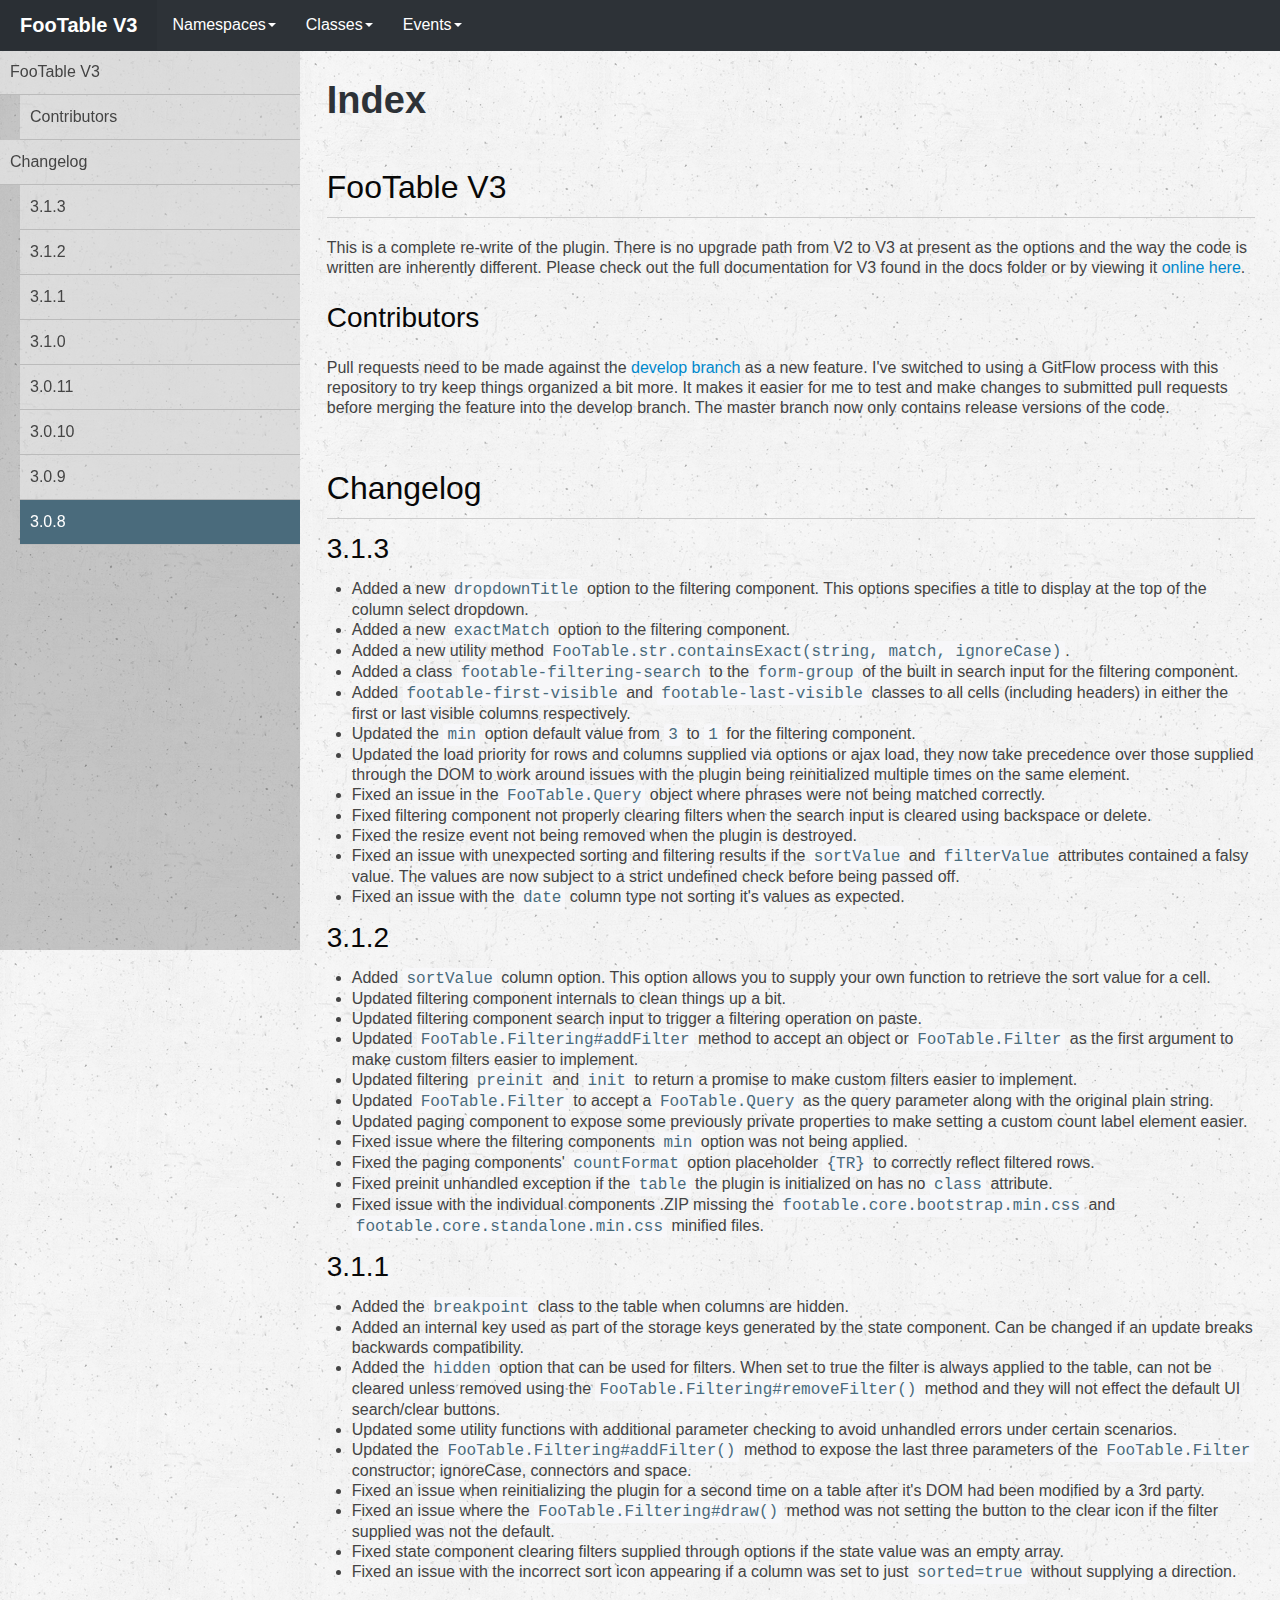
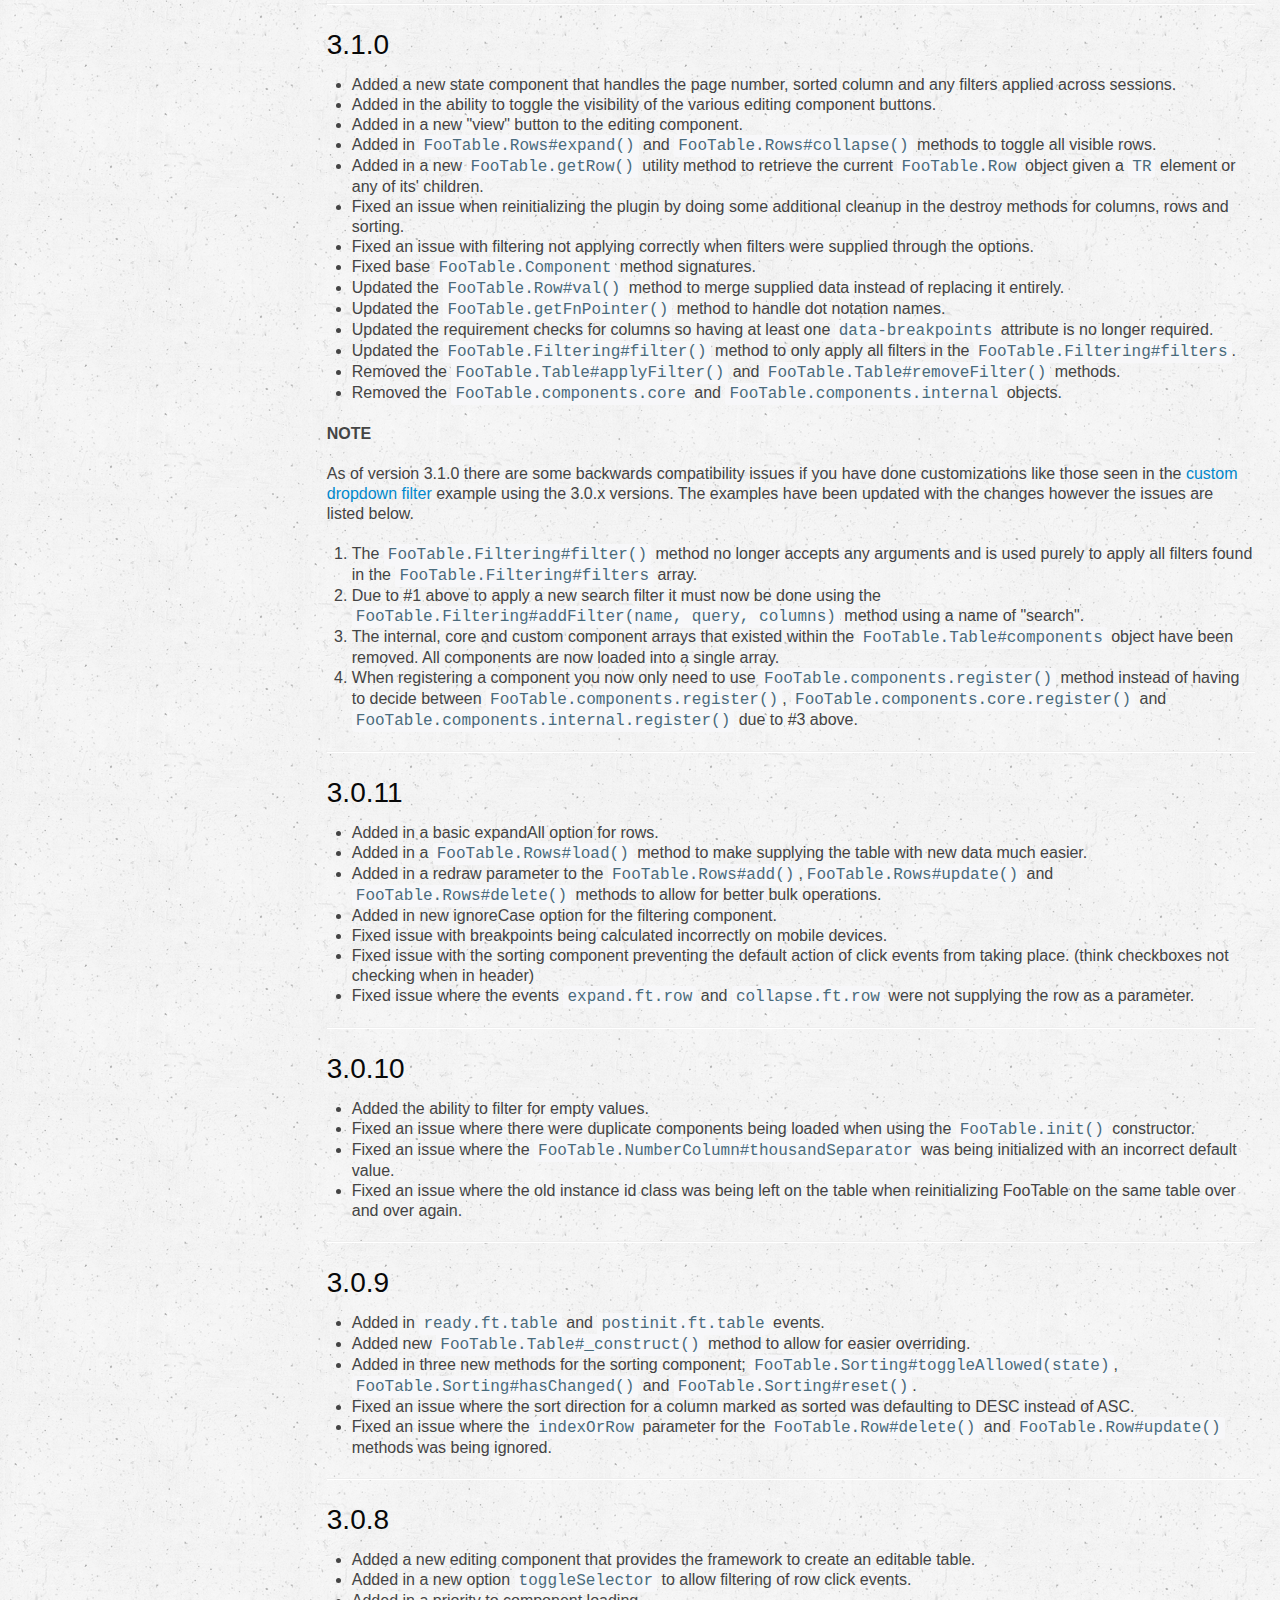
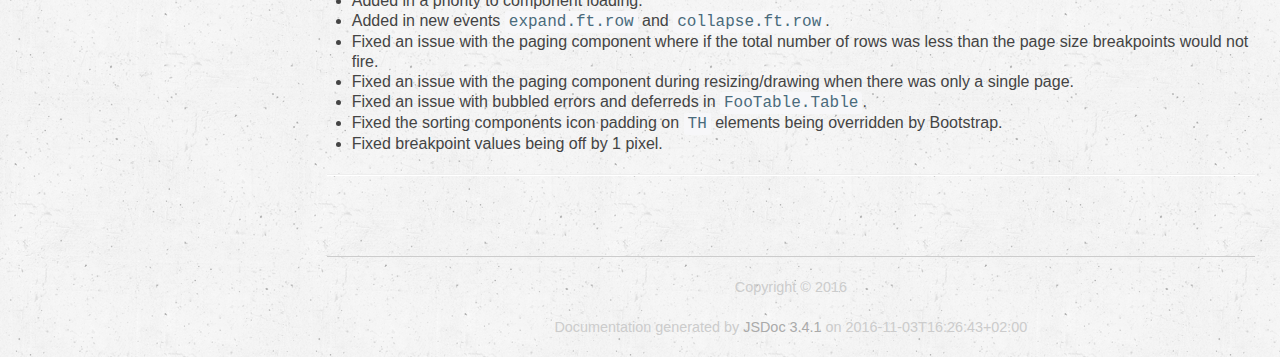
<file: EmployeeTracker.Client/assets/FooTable-3/FooTable-3/docs/jsdocs/index.html>
<!DOCTYPE html>

<html lang="en">
<head>
  <meta charset="utf-8">
  <meta name="viewport" content="initial-scale=1, maximum-scale=1, user-scalable=yes, width=device-width">
  <title>FooTable V3 — Index</title>
  <link rel="shortcut icon" href="/favicon.ico">

  <!--[if lt IE 9]>
  <script src="//html5shiv.googlecode.com/svn/trunk/html5.js"></script>
  <![endif]-->
  <link type="text/css" rel="stylesheet" href="styles/sunlight.dark.css">

  <link type="text/css" rel="stylesheet" href="styles/site.oblivion.css">
</head>
<body>
<div class="container-fluid">
  <div class="navbar navbar-fixed-top navbar-inverse">
    <div class="navbar-inner">
      <a class="brand" href="index.html">FooTable V3</a>
      <ul class="nav">
        
        <li class="dropdown">
          <a href="namespaces.list.html" class="dropdown-toggle" data-toggle="dropdown">Namespaces<b
            class="caret"></b></a>

          <ul class="dropdown-menu ">
            
            <li>
              <a href="FooTable.html">FooTable</a>
            </li>
            
            <li>
              <a href="FooTable.arr.html">FooTable.arr</a>
            </li>
            
            <li>
              <a href="FooTable.is.html">FooTable.is</a>
            </li>
            
            <li>
              <a href="FooTable.str.html">FooTable.str</a>
            </li>
            
            <li>
              <a href="jQuery.fn.html">jQuery.fn</a>
            </li>
            

          </ul>
        </li>
        
        <li class="dropdown">
          <a href="classes.list.html" class="dropdown-toggle" data-toggle="dropdown">Classes<b
            class="caret"></b></a>

          <ul class="dropdown-menu ">
            
            <li>
              <a href="FooTable.Breakpoint.html">FooTable.Breakpoint</a>
            </li>
            
            <li>
              <a href="FooTable.Breakpoints.html">FooTable.Breakpoints</a>
            </li>
            
            <li>
              <a href="FooTable.Cell.html">FooTable.Cell</a>
            </li>
            
            <li>
              <a href="FooTable.Class.html">FooTable.Class</a>
            </li>
            
            <li>
              <a href="FooTable.ClassFactory.html">FooTable.ClassFactory</a>
            </li>
            
            <li>
              <a href="FooTable.Column.html">FooTable.Column</a>
            </li>
            
            <li>
              <a href="FooTable.Columns.html">FooTable.Columns</a>
            </li>
            
            <li>
              <a href="FooTable.Component.html">FooTable.Component</a>
            </li>
            
            <li>
              <a href="FooTable.DateColumn.html">FooTable.DateColumn</a>
            </li>
            
            <li>
              <a href="FooTable.Defaults.html">FooTable.Defaults</a>
            </li>
            
            <li>
              <a href="FooTable.Editing.html">FooTable.Editing</a>
            </li>
            
            <li>
              <a href="FooTable.EditingColumn.html">FooTable.EditingColumn</a>
            </li>
            
            <li>
              <a href="FooTable.Filter.html">FooTable.Filter</a>
            </li>
            
            <li>
              <a href="FooTable.Filtering.html">FooTable.Filtering</a>
            </li>
            
            <li>
              <a href="FooTable.HTMLColumn.html">FooTable.HTMLColumn</a>
            </li>
            
            <li>
              <a href="FooTable.NumberColumn.html">FooTable.NumberColumn</a>
            </li>
            
            <li>
              <a href="FooTable.Pager.html">FooTable.Pager</a>
            </li>
            
            <li>
              <a href="FooTable.Paging.html">FooTable.Paging</a>
            </li>
            
            <li>
              <a href="FooTable.Query.html">FooTable.Query</a>
            </li>
            
            <li>
              <a href="FooTable.Row.html">FooTable.Row</a>
            </li>
            
            <li>
              <a href="FooTable.Rows.html">FooTable.Rows</a>
            </li>
            
            <li>
              <a href="FooTable.Sorter.html">FooTable.Sorter</a>
            </li>
            
            <li>
              <a href="FooTable.Sorting.html">FooTable.Sorting</a>
            </li>
            
            <li>
              <a href="FooTable.State.html">FooTable.State</a>
            </li>
            
            <li>
              <a href="FooTable.Table.html">FooTable.Table</a>
            </li>
            
            <li>
              <a href="jQuery.html">jQuery</a>
            </li>
            

          </ul>
        </li>
        
        <li class="dropdown">
          <a href="events.list.html" class="dropdown-toggle" data-toggle="dropdown">Events<b
            class="caret"></b></a>

          <ul class="dropdown-menu ">
            
            <li>
              <a href="FooTable.html#.event:Breakpoints%2522after.ft.breakpoints%2522">FooTable.event:Breakpoints"after.ft.breakpoints"</a>
            </li>
            
            <li>
              <a href="FooTable.html#.event:Breakpoints%2522before.ft.breakpoints%2522">FooTable.event:Breakpoints"before.ft.breakpoints"</a>
            </li>
            
            <li>
              <a href="FooTable.html#.event:Breakpoints%2522init.ft.breakpoints%2522">FooTable.event:Breakpoints"init.ft.breakpoints"</a>
            </li>
            
            <li>
              <a href="FooTable.html#.event:Breakpoints%2522preinit.ft.breakpoints%2522">FooTable.event:Breakpoints"preinit.ft.breakpoints"</a>
            </li>
            
            <li>
              <a href="FooTable.html#.event:Columns%2522destroy.ft.columns%2522">FooTable.event:Columns"destroy.ft.columns"</a>
            </li>
            
            <li>
              <a href="FooTable.html#.event:Columns%2522init.ft.columns%2522">FooTable.event:Columns"init.ft.columns"</a>
            </li>
            
            <li>
              <a href="FooTable.html#.event:Columns%2522preinit.ft.columns%2522">FooTable.event:Columns"preinit.ft.columns"</a>
            </li>
            
            <li>
              <a href="FooTable.html#.event:Editing%2522add.ft.editing%2522">FooTable.event:Editing"add.ft.editing"</a>
            </li>
            
            <li>
              <a href="FooTable.html#.event:Editing%2522delete.ft.editing%2522">FooTable.event:Editing"delete.ft.editing"</a>
            </li>
            
            <li>
              <a href="FooTable.html#.event:Editing%2522destroy.ft.editing%2522">FooTable.event:Editing"destroy.ft.editing"</a>
            </li>
            
            <li>
              <a href="FooTable.html#.event:Editing%2522edit.ft.editing%2522">FooTable.event:Editing"edit.ft.editing"</a>
            </li>
            
            <li>
              <a href="FooTable.html#.event:Editing%2522hide.ft.editing%2522">FooTable.event:Editing"hide.ft.editing"</a>
            </li>
            
            <li>
              <a href="FooTable.html#.event:Editing%2522init.ft.editing%2522">FooTable.event:Editing"init.ft.editing"</a>
            </li>
            
            <li>
              <a href="FooTable.html#.event:Editing%2522preinit.ft.editing%2522">FooTable.event:Editing"preinit.ft.editing"</a>
            </li>
            
            <li>
              <a href="FooTable.html#.event:Editing%2522show.ft.editing%2522">FooTable.event:Editing"show.ft.editing"</a>
            </li>
            
            <li>
              <a href="FooTable.html#.event:Editing%2522view.ft.editing%2522">FooTable.event:Editing"view.ft.editing"</a>
            </li>
            
            <li>
              <a href="FooTable.html#.event:Filtering%2522after.ft.filtering%2522">FooTable.event:Filtering"after.ft.filtering"</a>
            </li>
            
            <li>
              <a href="FooTable.html#.event:Filtering%2522before.ft.filtering%2522">FooTable.event:Filtering"before.ft.filtering"</a>
            </li>
            
            <li>
              <a href="FooTable.html#.event:Filtering%2522destroy.ft.filtering%2522">FooTable.event:Filtering"destroy.ft.filtering"</a>
            </li>
            
            <li>
              <a href="FooTable.html#.event:Filtering%2522init.ft.filtering%2522">FooTable.event:Filtering"init.ft.filtering"</a>
            </li>
            
            <li>
              <a href="FooTable.html#.event:Filtering%2522preinit.ft.filtering%2522">FooTable.event:Filtering"preinit.ft.filtering"</a>
            </li>
            
            <li>
              <a href="FooTable.html#.event:Paging%2522after.ft.paging%2522">FooTable.event:Paging"after.ft.paging"</a>
            </li>
            
            <li>
              <a href="FooTable.html#.event:Paging%2522before.ft.paging%2522">FooTable.event:Paging"before.ft.paging"</a>
            </li>
            
            <li>
              <a href="FooTable.html#.event:Paging%2522destroy.ft.paging%2522">FooTable.event:Paging"destroy.ft.paging"</a>
            </li>
            
            <li>
              <a href="FooTable.html#.event:Paging%2522init.ft.paging%2522">FooTable.event:Paging"init.ft.paging"</a>
            </li>
            
            <li>
              <a href="FooTable.html#.event:Paging%2522preinit.ft.paging%2522">FooTable.event:Paging"preinit.ft.paging"</a>
            </li>
            
            <li>
              <a href="FooTable.html#.event:Row%2522collapse.ft.row%2522">FooTable.event:Row"collapse.ft.row"</a>
            </li>
            
            <li>
              <a href="FooTable.html#.event:Row%2522expand.ft.row%2522">FooTable.event:Row"expand.ft.row"</a>
            </li>
            
            <li>
              <a href="FooTable.html#.event:Rows%2522destroy.ft.rows%2522">FooTable.event:Rows"destroy.ft.rows"</a>
            </li>
            
            <li>
              <a href="FooTable.html#.event:Rows%2522init.ft.rows%2522">FooTable.event:Rows"init.ft.rows"</a>
            </li>
            
            <li>
              <a href="FooTable.html#.event:Rows%2522preinit.ft.rows%2522">FooTable.event:Rows"preinit.ft.rows"</a>
            </li>
            
            <li>
              <a href="FooTable.html#.event:Sorting%2522after.ft.sorting%2522">FooTable.event:Sorting"after.ft.sorting"</a>
            </li>
            
            <li>
              <a href="FooTable.html#.event:Sorting%2522before.ft.sorting%2522">FooTable.event:Sorting"before.ft.sorting"</a>
            </li>
            
            <li>
              <a href="FooTable.html#.event:Sorting%2522destroy.ft.sorting%2522">FooTable.event:Sorting"destroy.ft.sorting"</a>
            </li>
            
            <li>
              <a href="FooTable.html#.event:Sorting%2522init.ft.sorting%2522">FooTable.event:Sorting"init.ft.sorting"</a>
            </li>
            
            <li>
              <a href="FooTable.html#.event:Sorting%2522preinit.ft.sorting%2522">FooTable.event:Sorting"preinit.ft.sorting"</a>
            </li>
            
            <li>
              <a href="FooTable.html#.event:State%2522preinit.ft.state%2522">FooTable.event:State"preinit.ft.state"</a>
            </li>
            
            <li>
              <a href="FooTable.html#.event:Table%2522destroy.ft.table%2522">FooTable.event:Table"destroy.ft.table"</a>
            </li>
            
            <li>
              <a href="FooTable.html#.event:Table%2522draw.ft.table%2522">FooTable.event:Table"draw.ft.table"</a>
            </li>
            
            <li>
              <a href="FooTable.html#.event:Table%2522init.ft.table%2522">FooTable.event:Table"init.ft.table"</a>
            </li>
            
            <li>
              <a href="FooTable.html#.event:Table%2522postdraw.ft.table%2522">FooTable.event:Table"postdraw.ft.table"</a>
            </li>
            
            <li>
              <a href="FooTable.html#.event:Table%2522postinit.ft.table%2522">FooTable.event:Table"postinit.ft.table"</a>
            </li>
            
            <li>
              <a href="FooTable.html#.event:Table%2522predraw.ft.table%2522">FooTable.event:Table"predraw.ft.table"</a>
            </li>
            
            <li>
              <a href="FooTable.html#.event:Table%2522preinit.ft.table%2522">FooTable.event:Table"preinit.ft.table"</a>
            </li>
            
            <li>
              <a href="FooTable.html#.event:Table%2522resize.ft.table%2522">FooTable.event:Table"resize.ft.table"</a>
            </li>
            

          </ul>
        </li>
        
      </ul>
    </div>
  </div>

  <div class="row-fluid">

    
    <div class="span3">
      <div id="toc"></div>
    </div>
    

    
    <div class="span9">
      
        <div id="main">
          


	
	<span class="page-title">Index</span>
	
	












	
	





    <section class="readme-section">
        <article><h1>FooTable V3</h1><p>This is a complete re-write of the plugin. There is no upgrade path from V2 to V3 at present as the options and the way the code is written are inherently different. Please check out the full documentation for V3 found in the docs folder or by viewing it <a href="http://fooplugins.github.io/FooTable/">online here</a>.</p>
<h3>Contributors</h3><p>Pull requests need to be made against the <a href="https://github.com/fooplugins/FooTable/tree/develop">develop branch</a> as a new feature. I've switched to using a GitFlow process with this repository to try keep things organized a bit more. It makes it easier for me to test and make changes to submitted pull requests before merging the feature into the develop branch. The master branch now only contains release versions of the code.</p>
<h1>Changelog</h1><h3>3.1.3</h3><ul>
<li>Added a new <code>dropdownTitle</code> option to the filtering component. This options specifies a title to display at the top of the column select dropdown.</li>
<li>Added a new <code>exactMatch</code> option to the filtering component.</li>
<li>Added a new utility method <code>FooTable.str.containsExact(string, match, ignoreCase)</code>.</li>
<li>Added a class <code>footable-filtering-search</code> to the <code>form-group</code> of the built in search input for the filtering component.</li>
<li>Added <code>footable-first-visible</code> and <code>footable-last-visible</code> classes to all cells (including headers) in either the first or last visible columns respectively.</li>
<li>Updated the <code>min</code> option default value from <code>3</code> to <code>1</code> for the filtering component.</li>
<li>Updated the load priority for rows and columns supplied via options or ajax load, they now take precedence over those supplied through the DOM to work around issues with the plugin being reinitialized multiple times on the same element.</li>
<li>Fixed an issue in the <code>FooTable.Query</code> object where phrases were not being matched correctly.</li>
<li>Fixed filtering component not properly clearing filters when the search input is cleared using backspace or delete.</li>
<li>Fixed the resize event not being removed when the plugin is destroyed.</li>
<li>Fixed an issue with unexpected sorting and filtering results if the <code>sortValue</code> and <code>filterValue</code> attributes contained a falsy value. The values are now subject to a strict undefined check before being passed off.</li>
<li>Fixed an issue with the <code>date</code> column type not sorting it's values as expected.</li>
</ul>
<h3>3.1.2</h3><ul>
<li>Added <code>sortValue</code> column option. This option allows you to supply your own function to retrieve the sort value for a cell.</li>
<li>Updated filtering component internals to clean things up a bit.</li>
<li>Updated filtering component search input to trigger a filtering operation on paste.</li>
<li>Updated <code>FooTable.Filtering#addFilter</code> method to accept an object or <code>FooTable.Filter</code> as the first argument to make custom filters easier to implement.</li>
<li>Updated filtering <code>preinit</code> and <code>init</code> to return a promise to make custom filters easier to implement.</li>
<li>Updated <code>FooTable.Filter</code> to accept a <code>FooTable.Query</code> as the query parameter along with the original plain string.</li>
<li>Updated paging component to expose some previously private properties to make setting a custom count label element easier.</li>
<li>Fixed issue where the filtering components <code>min</code> option was not being applied.</li>
<li>Fixed the paging components' <code>countFormat</code> option placeholder <code>{TR}</code> to correctly reflect filtered rows.</li>
<li>Fixed preinit unhandled exception if the <code>table</code> the plugin is initialized on has no <code>class</code> attribute.</li>
<li>Fixed issue with the individual components .ZIP missing the <code>footable.core.bootstrap.min.css</code> and <code>footable.core.standalone.min.css</code> minified files.</li>
</ul>
<h3>3.1.1</h3><ul>
<li>Added the <code>breakpoint</code> class to the table when columns are hidden.</li>
<li>Added an internal key used as part of the storage keys generated by the state component. Can be changed if an update breaks backwards compatibility.</li>
<li>Added the <code>hidden</code> option that can be used for filters. When set to true the filter is always applied to the table, can not be cleared unless removed using the <code>FooTable.Filtering#removeFilter()</code> method and they will not effect the default UI search/clear buttons.</li>
<li>Updated some utility functions with additional parameter checking to avoid unhandled errors under certain scenarios.</li>
<li>Updated the <code>FooTable.Filtering#addFilter()</code> method to expose the last three parameters of the <code>FooTable.Filter</code> constructor; ignoreCase, connectors and space.</li>
<li>Fixed an issue when reinitializing the plugin for a second time on a table after it's DOM had been modified by a 3rd party.</li>
<li>Fixed an issue where the <code>FooTable.Filtering#draw()</code> method was not setting the button to the clear icon if the filter supplied was not the default.</li>
<li>Fixed state component clearing filters supplied through options if the state value was an empty array.</li>
<li>Fixed an issue with the incorrect sort icon appearing if a column was set to just <code>sorted=true</code> without supplying a direction.</li>
</ul>
<hr>
<h3>3.1.0</h3><ul>
<li>Added a new state component that handles the page number, sorted column and any filters applied across sessions.</li>
<li>Added in the ability to toggle the visibility of the various editing component buttons.</li>
<li>Added in a new &quot;view&quot; button to the editing component.</li>
<li>Added in <code>FooTable.Rows#expand()</code> and <code>FooTable.Rows#collapse()</code> methods to toggle all visible rows.</li>
<li>Added in a new <code>FooTable.getRow()</code> utility method to retrieve the current <code>FooTable.Row</code> object given a <code>TR</code> element or any of its' children.</li>
<li>Fixed an issue when reinitializing the plugin by doing some additional cleanup in the destroy methods for columns, rows and sorting.</li>
<li>Fixed an issue with filtering not applying correctly when filters were supplied through the options.</li>
<li>Fixed base <code>FooTable.Component</code> method signatures.</li>
<li>Updated the <code>FooTable.Row#val()</code> method to merge supplied data instead of replacing it entirely.</li>
<li>Updated the <code>FooTable.getFnPointer()</code> method to handle dot notation names.</li>
<li>Updated the requirement checks for columns so having at least one <code>data-breakpoints</code> attribute is no longer required.</li>
<li>Updated the <code>FooTable.Filtering#filter()</code> method to only apply all filters in the <code>FooTable.Filtering#filters</code>.</li>
<li>Removed the <code>FooTable.Table#applyFilter()</code> and <code>FooTable.Table#removeFilter()</code> methods.</li>
<li>Removed the <code>FooTable.components.core</code> and <code>FooTable.components.internal</code> objects.</li>
</ul>
<p><strong>NOTE</strong></p>
<p>As of version 3.1.0 there are some backwards compatibility issues if you have done customizations like those seen in the <a href="http://fooplugins.github.io/FooTable/docs/examples/advanced/filter-dropdown.html">custom dropdown filter</a> example using the 3.0.x versions. The examples have been updated with the changes however the issues are listed below.</p>
<ol>
<li>The <code>FooTable.Filtering#filter()</code> method no longer accepts any arguments and is used purely to apply all filters found in the <code>FooTable.Filtering#filters</code> array.</li>
<li>Due to #1 above to apply a new search filter it must now be done using the <code>FooTable.Filtering#addFilter(name, query, columns)</code> method using a name of &quot;search&quot;.</li>
<li>The internal, core and custom component arrays that existed within the <code>FooTable.Table#components</code> object have been removed. All components are now loaded into a single array.</li>
<li>When registering a component you now only need to use <code>FooTable.components.register()</code> method instead of having to decide between <code>FooTable.components.register()</code>, <code>FooTable.components.core.register()</code> and <code>FooTable.components.internal.register()</code> due to #3 above.</li>
</ol>
<hr>
<h3>3.0.11</h3><ul>
<li>Added in a basic expandAll option for rows.</li>
<li>Added in a <code>FooTable.Rows#load()</code> method to make supplying the table with new data much easier.</li>
<li>Added in a redraw parameter to the <code>FooTable.Rows#add()</code>,<code>FooTable.Rows#update()</code> and <code>FooTable.Rows#delete()</code> methods to allow for better bulk operations.</li>
<li>Added in new ignoreCase option for the filtering component.</li>
<li>Fixed issue with breakpoints being calculated incorrectly on mobile devices.</li>
<li>Fixed issue with the sorting component preventing the default action of click events from taking place. (think checkboxes not checking when in header)</li>
<li>Fixed issue where the events <code>expand.ft.row</code> and <code>collapse.ft.row</code> were not supplying the row as a parameter.</li>
</ul>
<hr>
<h3>3.0.10</h3><ul>
<li>Added the ability to filter for empty values.</li>
<li>Fixed an issue where there were duplicate components being loaded when using the <code>FooTable.init()</code> constructor.</li>
<li>Fixed an issue where the <code>FooTable.NumberColumn#thousandSeparator</code> was being initialized with an incorrect default value.</li>
<li>Fixed an issue where the old instance id class was being left on the table when reinitializing FooTable on the same table over and over again.</li>
</ul>
<hr>
<h3>3.0.9</h3><ul>
<li>Added in <code>ready.ft.table</code> and <code>postinit.ft.table</code> events.</li>
<li>Added new <code>FooTable.Table#_construct()</code> method to allow for easier overriding.</li>
<li>Added in three new methods for the sorting component; <code>FooTable.Sorting#toggleAllowed(state)</code>, <code>FooTable.Sorting#hasChanged()</code> and <code>FooTable.Sorting#reset()</code>.</li>
<li>Fixed an issue where the sort direction for a column marked as sorted was defaulting to DESC instead of ASC.</li>
<li>Fixed an issue where the <code>indexOrRow</code> parameter for the <code>FooTable.Row#delete()</code> and <code>FooTable.Row#update()</code> methods was being ignored.</li>
</ul>
<hr>
<h3>3.0.8</h3><ul>
<li>Added a new editing component that provides the framework to create an editable table.</li>
<li>Added in a new option <code>toggleSelector</code> to allow filtering of row click events.</li>
<li>Added in a priority to component loading.</li>
<li>Added in new events <code>expand.ft.row</code> and <code>collapse.ft.row</code>.</li>
<li>Fixed an issue with the paging component where if the total number of rows was less than the page size breakpoints would not fire.</li>
<li>Fixed an issue with the paging component during resizing/drawing when there was only a single page.</li>
<li>Fixed an issue with bubbled errors and deferreds in <code>FooTable.Table</code>.</li>
<li>Fixed the sorting components icon padding on <code>TH</code> elements being overridden by Bootstrap.</li>
<li>Fixed breakpoint values being off by 1 pixel.</li>
</ul>
<hr></article>
    </section>







        </div>

        <div class="clearfix"></div>
        <footer>
          
          
    <span class="copyright">
    Copyright © 2016
    </span>
          <br />
          
    <span class="jsdoc-message">
    Documentation generated by <a href="https://github.com/jsdoc3/jsdoc" target="_blank">JSDoc 3.4.1</a>
    on 2016-11-03T16:26:43+02:00
    </span>
        </footer>
      </div>

      <br clear="both">
    </div>

  </div>
  <!--<script src="scripts/sunlight.js"></script>-->
  <script src="scripts/docstrap.lib.js"></script>
  <script src="scripts/bootstrap-dropdown.js"></script>
  <script src="scripts/toc.js"></script>

  <script>
    $( function () {
      $( "[id*='$']" ).each( function () {
        var $this = $( this );

        $this.attr( "id", $this.attr( "id" ).replace( "$", "__" ) );
      } );

      $( "#toc" ).toc( {
        anchorName  : function ( i, heading, prefix ) {
          return $( heading ).attr( "id" ) || ( prefix + i );
        },
        selectors   : "h1,h2,h3,h4",
        showAndHide : false,
        scrollTo    : "100px"
      } );

      $( "#toc>ul" ).addClass( "nav nav-pills nav-stacked" );
      $( "#main span[id^='toc']" ).addClass( "toc-shim" );
      $( '.dropdown-toggle' ).dropdown();
//      $( ".tutorial-section pre, .readme-section pre" ).addClass( "sunlight-highlight-javascript" ).addClass( "linenums" );

      $( ".tutorial-section pre, .readme-section pre" ).each( function () {
        var $this = $( this );

        var example = $this.find( "code" );
        exampleText = example.html();
        var lang = /{@lang (.*?)}/.exec( exampleText );
        if ( lang && lang[1] ) {
          exampleText = exampleText.replace( lang[0], "" );
          example.html( exampleText );
          lang = lang[1];
        } else {
          lang = "javascript";
        }

        if ( lang ) {

          $this
            .addClass( "sunlight-highlight-" + lang )
            .addClass( "linenums" )
            .html( example.html() );

        }
      } );

      Sunlight.highlightAll( {
        lineNumbers : true,
        showMenu : true,
        enableDoclinks : true
      } );
    } );
   </script>



  <!--Navigation and Symbol Display-->
  


  <!--Google Analytics-->
  

</body>
</html>
</file>
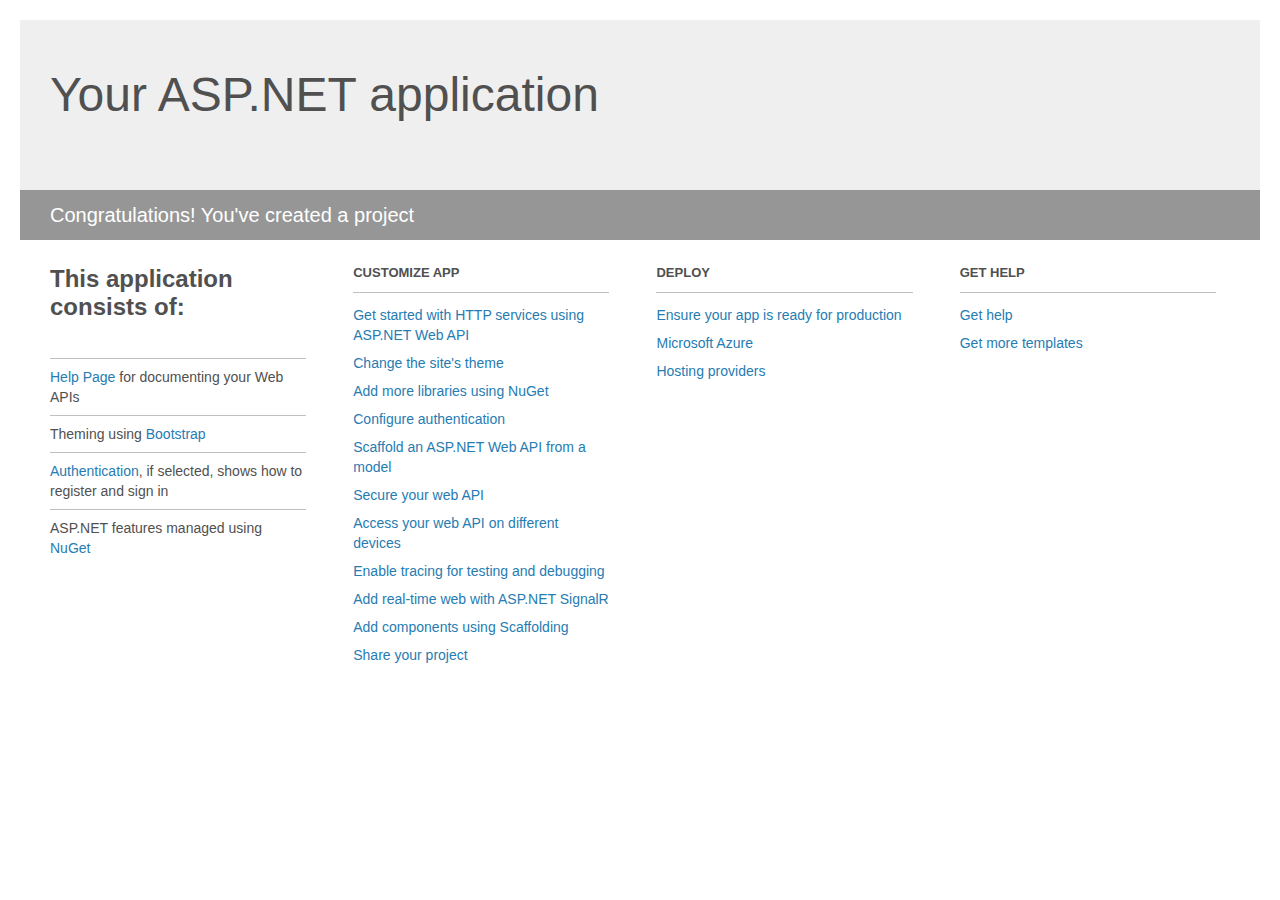
<file: EmployeeTracker.API/Project_Readme.html>
﻿<!DOCTYPE html>
<html lang="en">
<head>
    <meta charset="utf-8" />
    <title>Your ASP.NET application</title>
    <style>
        body {
            background: #fff;
            color: #505050;
            font: 14px 'Segoe UI', tahoma, arial, helvetica, sans-serif;
            margin: 20px;
            padding: 0;
        }

        #header {
            background: #efefef;
            padding: 0;
        }

        h1 {
            font-size: 48px;
            font-weight: normal;
            margin: 0;
            padding: 0 30px;
            line-height: 150px;
        }

        p {
            font-size: 20px;
            color: #fff;
            background: #969696;
            padding: 0 30px;
            line-height: 50px;
        }

        #main {
            padding: 5px 30px;
        }

        .section {
            width: 21.7%;
            float: left;
            margin: 0 0 0 4%;
        }

            .section h2 {
                font-size: 13px;
                text-transform: uppercase;
                margin: 0;
                border-bottom: 1px solid silver;
                padding-bottom: 12px;
                margin-bottom: 8px;
            }

            .section.first {
                margin-left: 0;
            }

                .section.first h2 {
                    font-size: 24px;
                    text-transform: none;
                    margin-bottom: 25px;
                    border: none;
                }

                .section.first li {
                    border-top: 1px solid silver;
                    padding: 8px 0;
                }

            .section.last {
                margin-right: 0;
            }

        ul {
            list-style: none;
            padding: 0;
            margin: 0;
            line-height: 20px;
        }

        li {
            padding: 4px 0;
        }

        a {
            color: #267cb2;
            text-decoration: none;
        }

            a:hover {
                text-decoration: underline;
            }
    </style>
</head>
<body>

    <div id="header">
        <h1>Your ASP.NET application</h1>
        <p>Congratulations! You've created a project</p>
    </div>

    <div id="main">
        <div class="section first">
            <h2>This application consists of:</h2>
            <ul>
                <li><a href="http://go.microsoft.com/fwlink/?LinkID=615543">Help Page</a> for documenting your Web APIs</li>
                <li>Theming using <a href="http://go.microsoft.com/fwlink/?LinkID=615519">Bootstrap</a></li>
                <li><a href="http://go.microsoft.com/fwlink/?LinkID=320957">Authentication</a>, if selected, shows how to register and sign in</li>
                <li>ASP.NET features managed using <a href="http://go.microsoft.com/fwlink/?LinkID=320958">NuGet</a></li>
            </ul>
        </div>

        <div class="section">
            <h2>Customize app</h2>
            <ul>
                <li><a href="http://go.microsoft.com/fwlink/?LinkID=320959">Get started with HTTP services using ASP.NET Web API</a></li>
                <li><a href="http://go.microsoft.com/fwlink/?LinkID=320960">Change the site's theme</a></li>
                <li><a href="http://go.microsoft.com/fwlink/?LinkID=320961">Add more libraries using NuGet</a></li>
                <li><a href="http://go.microsoft.com/fwlink/?LinkID=320962">Configure authentication</a></li>
                <li><a href="http://go.microsoft.com/fwlink/?LinkID=320963">Scaffold an ASP.NET Web API from a model</a></li>
                <li><a href="http://go.microsoft.com/fwlink/?LinkID=615545">Secure your web API</a></li>
                <li><a href="http://go.microsoft.com/fwlink/?LinkID=615544">Access your web API on different devices</a></li>
                <li><a href="http://go.microsoft.com/fwlink/?LinkID=615546">Enable tracing for testing and debugging</a></li>
                <li><a href="http://go.microsoft.com/fwlink/?LinkID=615530">Add real-time web with ASP.NET SignalR</a></li>
                <li><a href="http://go.microsoft.com/fwlink/?LinkID=615531">Add components using Scaffolding</a></li>
                <li><a href="http://go.microsoft.com/fwlink/?LinkID=615533">Share your project</a></li>
            </ul>
        </div>

        <div class="section">
            <h2>Deploy</h2>
            <ul>
                <li><a href="http://go.microsoft.com/fwlink/?LinkID=615534">Ensure your app is ready for production</a></li>
                <li><a href="http://go.microsoft.com/fwlink/?LinkID=615535">Microsoft Azure</a></li>
                <li><a href="http://go.microsoft.com/fwlink/?LinkID=615536">Hosting providers</a></li>
            </ul>
        </div>

        <div class="section last">
            <h2>Get help</h2>
            <ul>
                <li><a href="http://go.microsoft.com/fwlink/?LinkID=615537">Get help</a></li>
                <li><a href="http://go.microsoft.com/fwlink/?LinkID=615538">Get more templates</a></li>
            </ul>
        </div>
    </div>
</body>
</html>
</file>
<file: EmployeeTracker.Client/assets/FooTable-3/FooTable-3/docs/jsdocs/styles/sunlight.dark.css>
/* global styles */
.sunlight-container {
	clear: both !important;
	position: relative !important;
	margin: 10px 0 !important;
}
.sunlight-code-container {
	clear: both !important;
	position: relative !important;
	border: none;
	border-color: #626262 !important;
	background-color: #262626 !important;
}
.sunlight-highlighted, .sunlight-container, .sunlight-container textarea {
	font-family: Consolas, Inconsolata, Monaco, "Courier New" !important;
	font-size: 12px !important;
	line-height: 15px !important;
}
.sunlight-highlighted, .sunlight-container textarea {
	color: #FFFFFF !important;
	margin: 0 !important;
}
.sunlight-container textarea {
	padding-left: 0 !important;
	margin-left: 0 !important;
	margin-right: 0 !important;
	padding-right: 0 !important;
}
.sunlight-code-container > .sunlight-highlighted {
	white-space: pre;
	overflow-x: auto;
	overflow-y: hidden; /* ie requires this wtf? */
}
.sunlight-highlighted {
	z-index: 1;
	position: relative;
}
.sunlight-highlighted * {
	background: transparent;
}
.sunlight-line-number-margin {
	float: left !important;
	margin-right: 5px !important;
	margin-top: 0 !important;
	margin-bottom: 0 !important;
	padding: 0 !important;
	padding-right: 4px !important;
	padding-left: 4px !important;
	border-right: 1px solid #9A9A9A !important;
	background-color: #3E3E3E !important;
	color: #9A9A9A !important;
	text-align: right !important;
	position: relative;
	z-index: 3;
}
.sunlight-highlighted a, .sunlight-line-number-margin a {
	border: none !important;
	text-decoration: none !important;
	font-style: normal !important;
	padding: 0 !important;
}
.sunlight-line-number-margin a {
	color: inherit !important;
}
.sunlight-line-highlight-overlay {
	position: absolute;
	top: 0;
	left: 0;
	width: 100%;
	z-index: 0;
}
.sunlight-line-highlight-overlay div {
	height: 15px;
	width: 100%;
}
.sunlight-line-highlight-overlay .sunlight-line-highlight-active {
	background-color: #4B4B4B;
}

/* menu */
.sunlight-menu {
	background-color: #FFFFCC;
	color: #000000;
}
.sunlight-menu ul {
	margin: 0 !important;
	padding: 0 !important;
	list-style-type: none !important;
}
.sunlight-menu li {
	float: right !important;
	margin-left: 5px !important;
}
.sunlight-menu a, .sunlight-menu img {
	color: #000099 !important;
	text-decoration: none !important;
	border: none !important;
}




.sunlight-string,
.sunlight-char,
.sunlight-heredoc,
.sunlight-heredocDeclaration,
.sunlight-nowdoc,
.sunlight-longString,
.sunlight-rawString,
.sunlight-binaryString,
.sunlight-verbatimString,
.sunlight-rawLongString,
.sunlight-binaryLongString,
.sunlight-diff .sunlight-added {
	color: #55EB54 !important;
}
.sunlight-operator,
.sunlight-punctuation,
.sunlight-delimiter {
	color: #B1EDEC !important;
}
.sunlight-ident,
.sunlight-diff .sunlight-unchanged {
	color: #E0E0E0 !important;
	font-weight: bold !important;
}
.sunlight-comment,
.sunlight-xmlDocCommentContent,
.sunlight-nginx .sunlight-ssiCommand,
.sunlight-sln .sunlight-formatDeclaration,
.sunlight-diff .sunlight-mergeHeader,
.sunlight-diff .sunlight-noNewLine {
	color: #787D31 !important;
}
.sunlight-number,
.sunlight-cdata,
.sunlight-guid,
.sunlight-diff .sunlight-modified {
	color: #F7BA7E !important;
	font-weight: bold !important;
}
.sunlight-named-ident,
.sunlight-xml .sunlight-attribute,
.sunlight-constant,
.sunlight-javascript .sunlight-globalVariable,
.sunlight-globalObject,
.sunlight-css .sunlight-id,
.sunlight-python .sunlight-attribute,
.sunlight-nginx .sunlight-context,
.sunlight-httpd .sunlight-context,
.sunlight-lisp .sunlight-declarationSpecifier,
.sunlight-erlang .sunlight-userDefinedFunction,
.sunlight-diff .sunlight-removed {
	color: #FBBDEE !important;
	font-weight: bold !important;
}
.sunlight-keyword,
.sunlight-languageConstruct,
.sunlight-specialOperator,
.sunlight-xml .sunlight-tagName,
.sunlight-xml .sunlight-operator,
.sunlight-bash .sunlight-command,
.sunlight-erlang .sunlight-moduleAttribute {
	color: #A3CCF7 !important;
	font-weight: bold !important;
}
.sunlight-shortOpenTag,
.sunlight-openTag,
.sunlight-closeTag,
.sunlight-xmlOpenTag,
.sunlight-xmlCloseTag,
.sunlight-aspOpenTag,
.sunlight-aspCloseTag,
.sunlight-label,
.sunlight-css .sunlight-importantFlag {
	background-color: #7373C1 !important;
}
.sunlight-content {
	color: #FFFFFF !important;
	font-weight: bold !important;
}
.sunlight-function,
.sunlight-globalFunction,
.sunlight-objective-c .sunlight-messageDestination,
.sunlight-ruby .sunlight-specialFunction,
.sunlight-6502asm .sunlight-illegalOpcode,
.sunlight-powershell .sunlight-switch,
.sunlight-lisp .sunlight-macro,
.sunlight-lisp .sunlight-specialForm,
.sunlight-lisp .sunlight-type,
.sunlight-sln .sunlight-sectionName,
.sunlight-diff .sunlight-header {
	color: #C8BBF1 !important;
	font-weight: bold !important;
}
.sunlight-variable,
.sunlight-environmentVariable,
.sunlight-specialVariable,
.sunlight-objective-c .sunlight-messageArgumentName,
.sunlight-lisp .sunlight-globalVariable,
.sunlight-ruby .sunlight-globalVariable,
.sunlight-ruby .sunlight-instanceVariable {
	color: #F5E5B0 !important;
	font-weight: bold !important;
}
.sunlight-regexLiteral,
.sunlight-lisp .sunlight-operator,
.sunlight-6502asm .sunlight-pseudoOp,
.sunlight-erlang .sunlight-macro,
.sunlight-diff .sunlight-rangeInfo {
	color: #E0F16A !important;
}
.sunlight-specialVariable {
	font-style: italic !important;
	font-weight: bold !important;
}
.sunlight-csharp .sunlight-pragma,
.sunlight-preprocessorDirective,
.sunlight-vb .sunlight-compilerDirective {
	color: #666363 !important;
	font-style: italic !important;
}
.sunlight-xmlDocCommentMeta,
.sunlight-java .sunlight-annotation,
.sunlight-scala .sunlight-annotation,
.sunlight-docComment {
	color: #666363 !important;
}
.sunlight-quotedIdent,
.sunlight-ruby .sunlight-subshellCommand,
.sunlight-lisp .sunlight-keywordArgument,
.sunlight-haskell .sunlight-infixOperator,
.sunlight-erlang .sunlight-quotedAtom {
	color: #F8CA16 !important;
}




/* html/xml */
.sunlight-xml .sunlight-tagName,
.sunlight-xml .sunlight-operator,
.sunlight-xml .sunlight-attribute {
	font-weight: normal !important;
}
.sunlight-doctype {
	color: #DEB9B2 !important;
	font-style: italic !important;
}
.sunlight-xml .sunlight-entity {
	background-color: #E6E585 !important;
	color: #000000 !important;
}

/* javascript */
.sunlight-javascript .sunlight-reservedWord {
	font-style: italic !important;
}

/* css */
.sunlight-css .sunlight-element {
	color: #E9EE97 !important;
}
.sunlight-css .sunlight-microsoftFilterPrefix {
	color: #C9FF9F !important;
}
.sunlight-css .sunlight-rule {
	color: #0099FF !important;
}
.sunlight-css .sunlight-class {
	color: #E78282 !important;
}
.sunlight-css .sunlight-pseudoClass, .sunlight-css .sunlight-pseudoElement {
	color: #73D693 !important;
}

/* bash */
.sunlight-bash .sunlight-hashBang {
	color: #FFFF00 !important;
}

.sunlight-bash .sunlight-verbatimCommand {
	color: #BBA4EE !important;
}
.sunlight-bash .sunlight-variable, 
.sunlight-bash .sunlight-specialVariable {
	color: #ED8585 !important;
}

/* python */
.sunlight-python .sunlight-specialMethod {
	font-weight: bold !important;
	color: #B0A3C2;
}

/* ruby */
.sunlight-ruby .sunlight-symbol {
	font-weight: bold !important;
	color: #90EEA2 !important;
}

/* brainfuck */
.sunlight-brainfuck {
	font-weight: bold !important;
	color: #000000 !important;
}
.sunlight-brainfuck .sunlight-increment {
	background-color: #FF9900 !important;
}
.sunlight-brainfuck .sunlight-decrement {
	background-color: #FF99FF !important;
}
.sunlight-brainfuck .sunlight-incrementPointer {
	background-color: #FFFF99 !important;
}
.sunlight-brainfuck .sunlight-decrementPointer {
	background-color: #66CCFF !important;
}
.sunlight-brainfuck .sunlight-read {
	background-color: #FFFFFF !important;
}
.sunlight-brainfuck .sunlight-write {
	background-color: #99FF99 !important;
}
.sunlight-brainfuck .sunlight-openLoop, .sunlight-brainfuck .sunlight-closeLoop {
	background-color: #FFFFFF !important;
}

/* 6502 asm */
.sunlight-6502asm .sunlight-label {
	background: none !important;
	color: #FFFFFF !important;
	text-decoration: underline !important;
}

/* lisp */
.sunlight-lisp .sunlight-macro {
	font-style: italic !important;
}

/* erlang */
.sunlight-erlang .sunlight-atom {
	color: #FFFFFF !important;
	font-weight: bold !important;
}
</file>
<file: EmployeeTracker.Client/assets/FooTable-3/FooTable-3/docs/jsdocs/styles/site.oblivion.css>
@import url('//fonts.googleapis.com/css?family=Open+Sans:400italic,700italic,400,700');

/* Dark gray: #2d3237 */
/* Blue: #08c */
/* Blue gray: #4a6b7c */

/*!
 * Bootstrap v2.3.2
 *
 * Copyright 2013 Twitter, Inc
 * Licensed under the Apache License v2.0
 * http://www.apache.org/licenses/LICENSE-2.0
 *
 * Designed and built with all the love in the world by @mdo and @fat.
 */
.clearfix {
  *zoom: 1;
}
.clearfix:before,
.clearfix:after {
  display: table;
  content: "";
  line-height: 0;
}
.clearfix:after {
  clear: both;
}
.hide-text {
  font: 0/0 a;
  color: transparent;
  text-shadow: none;
  background-color: transparent;
  border: 0;
}
.input-block-level {
  display: block;
  width: 100%;
  min-height: 30px;
  -webkit-box-sizing: border-box;
  -moz-box-sizing: border-box;
  box-sizing: border-box;
}
article,
aside,
details,
figcaption,
figure,
footer,
header,
hgroup,
nav,
section {
  display: block;
}
audio,
canvas,
video {
  display: inline-block;
  *display: inline;
  *zoom: 1;
}
audio:not([controls]) {
  display: none;
}
html {
  font-size: 100%;
  -webkit-text-size-adjust: 100%;
  -ms-text-size-adjust: 100%;
}
a:focus {
  outline: thin dotted #333;
  outline: 5px auto -webkit-focus-ring-color;
  outline-offset: -2px;
}
a:hover,
a:active {
  outline: 0;
}
sub,
sup {
  position: relative;
  font-size: 75%;
  line-height: 0;
  vertical-align: baseline;
}
sup {
  top: -0.5em;
}
sub {
  bottom: -0.25em;
}
img {
  /* Responsive images (ensure images don't scale beyond their parents) */

  max-width: 100%;
  /* Part 1: Set a maxium relative to the parent */

  width: auto\9;
  /* IE7-8 need help adjusting responsive images */

  height: auto;
  /* Part 2: Scale the height according to the width, otherwise you get stretching */

  vertical-align: middle;
  border: 0;
  -ms-interpolation-mode: bicubic;
}
#map_canvas img,
.google-maps img {
  max-width: none;
}
button,
input,
select,
textarea {
  margin: 0;
  font-size: 100%;
  vertical-align: middle;
}
button,
input {
  *overflow: visible;
  line-height: normal;
}
button::-moz-focus-inner,
input::-moz-focus-inner {
  padding: 0;
  border: 0;
}
button,
html input[type="button"],
input[type="reset"],
input[type="submit"] {
  -webkit-appearance: button;
  cursor: pointer;
}
label,
select,
button,
input[type="button"],
input[type="reset"],
input[type="submit"],
input[type="radio"],
input[type="checkbox"] {
  cursor: pointer;
}
input[type="search"] {
  -webkit-box-sizing: content-box;
  -moz-box-sizing: content-box;
  box-sizing: content-box;
  -webkit-appearance: textfield;
}
input[type="search"]::-webkit-search-decoration,
input[type="search"]::-webkit-search-cancel-button {
  -webkit-appearance: none;
}
textarea {
  overflow: auto;
  vertical-align: top;
}
@media print {
  * {
    text-shadow: none !important;
    color: #000 !important;
    background: transparent !important;
    box-shadow: none !important;
  }
  a,
  a:visited {
    text-decoration: underline;
  }
  a[href]:after {
    content: " (" attr(href) ")";
  }
  abbr[title]:after {
    content: " (" attr(title) ")";
  }
  .ir a:after,
  a[href^="javascript:"]:after,
  a[href^="#"]:after {
    content: "";
  }
  pre,
  blockquote {
    border: 1px solid #999;
    page-break-inside: avoid;
  }
  thead {
    display: table-header-group;
  }
  tr,
  img {
    page-break-inside: avoid;
  }
  img {
    max-width: 100% !important;
  }
  @page  {
    margin: 0.5cm;
  }
  p,
  h2,
  h3 {
    orphans: 3;
    widows: 3;
  }
  h2,
  h3 {
    page-break-after: avoid;
  }
}
body {
  margin: 0;
  font-family: "open-sans-1","open-sans-2","Helvetica Neue","Helvetica",Helvetica,Arial,sans-serif;
  font-size: 16px;
  line-height: 20px;
  color: #444;
  background: #f0f0f0 url(../img/old-wall.png) repeat 0 0;
}
a {
  color: #08c;
  text-decoration: none;
}
a:hover,
a:focus {
  color: #0066cc;
  text-decoration: underline;
}
.img-rounded {
  -webkit-border-radius: 6px;
  -moz-border-radius: 6px;
  border-radius: 6px;
}
.img-polaroid {
  padding: 4px;
  background-color: #fff;
  border: 1px solid #ccc;
  border: 1px solid rgba(0, 0, 0, 0.2);
  -webkit-box-shadow: 0 1px 3px rgba(0, 0, 0, 0.1);
  -moz-box-shadow: 0 1px 3px rgba(0, 0, 0, 0.1);
  box-shadow: 0 1px 3px rgba(0, 0, 0, 0.1);
}
.img-circle {
  -webkit-border-radius: 500px;
  -moz-border-radius: 500px;
  border-radius: 500px;
}
.row {
  margin-left: -20px;
  *zoom: 1;
}
.row:before,
.row:after {
  display: table;
  content: "";
  line-height: 0;
}
.row:after {
  clear: both;
}
[class*="span"] {
  float: left;
  min-height: 1px;
  margin-left: 20px;
}
.container,
.navbar-static-top .container,
.navbar-fixed-top .container,
.navbar-fixed-bottom .container {
  width: 940px;
}
.span12 {
  width: 940px;
}
.span11 {
  width: 860px;
}
.span10 {
  width: 780px;
}
.span9 {
  width: 700px;
}
.span8 {
  width: 620px;
}
.span7 {
  width: 540px;
}
.span6 {
  width: 460px;
}
.span5 {
  width: 380px;
}
.span4 {
  width: 300px;
}
.span3 {
  width: 220px;
}
.span2 {
  width: 140px;
}
.span1 {
  width: 60px;
}
.offset12 {
  margin-left: 980px;
}
.offset11 {
  margin-left: 900px;
}
.offset10 {
  margin-left: 820px;
}
.offset9 {
  margin-left: 740px;
}
.offset8 {
  margin-left: 660px;
}
.offset7 {
  margin-left: 580px;
}
.offset6 {
  margin-left: 500px;
}
.offset5 {
  margin-left: 420px;
}
.offset4 {
  margin-left: 340px;
}
.offset3 {
  margin-left: 260px;
}
.offset2 {
  margin-left: 180px;
}
.offset1 {
  margin-left: 100px;
}
.row-fluid {
  width: 100%;
  *zoom: 1;
}
.row-fluid:before,
.row-fluid:after {
  display: table;
  content: "";
  line-height: 0;
}
.row-fluid:after {
  clear: both;
}
.row-fluid [class*="span"] {
  display: block;
  width: 100%;
  min-height: 30px;
  -webkit-box-sizing: border-box;
  -moz-box-sizing: border-box;
  box-sizing: border-box;
  float: left;
  margin-left: 2.127659574468085%;
  *margin-left: 2.074468085106383%;
}
.row-fluid [class*="span"]:first-child {
  margin-left: 0;
}
.row-fluid .controls-row [class*="span"] + [class*="span"] {
  margin-left: 2.127659574468085%;
}
.row-fluid .span12 {
  width: 100%;
  *width: 99.94680851063829%;
}
.row-fluid .span11 {
  width: 91.48936170212765%;
  *width: 91.43617021276594%;
}
.row-fluid .span10 {
  width: 82.97872340425532%;
  *width: 82.92553191489361%;
}
.row-fluid .span9 {
  width: 74.46808510638297%;
  *width: 74.41489361702126%;
}
.row-fluid .span8 {
  width: 65.95744680851064%;
  *width: 65.90425531914893%;
}
.row-fluid .span7 {
  width: 57.44680851063829%;
  *width: 57.39361702127659%;
}
.row-fluid .span6 {
  width: 48.93617021276595%;
  *width: 48.88297872340425%;
}
.row-fluid .span5 {
  width: 40.42553191489362%;
  *width: 40.37234042553192%;
}
.row-fluid .span4 {
  width: 31.914893617021278%;
  *width: 31.861702127659576%;
}
.row-fluid .span3 {
  width: 23.404255319148934%;
  *width: 23.351063829787233%;
}
.row-fluid .span2 {
  width: 14.893617021276595%;
  *width: 14.840425531914894%;
}
.row-fluid .span1 {
  width: 6.382978723404255%;
  *width: 6.329787234042553%;
}
.row-fluid .offset12 {
  margin-left: 104.25531914893617%;
  *margin-left: 104.14893617021275%;
}
.row-fluid .offset12:first-child {
  margin-left: 102.12765957446808%;
  *margin-left: 102.02127659574467%;
}
.row-fluid .offset11 {
  margin-left: 95.74468085106382%;
  *margin-left: 95.6382978723404%;
}
.row-fluid .offset11:first-child {
  margin-left: 93.61702127659574%;
  *margin-left: 93.51063829787232%;
}
.row-fluid .offset10 {
  margin-left: 87.23404255319149%;
  *margin-left: 87.12765957446807%;
}
.row-fluid .offset10:first-child {
  margin-left: 85.1063829787234%;
  *margin-left: 84.99999999999999%;
}
.row-fluid .offset9 {
  margin-left: 78.72340425531914%;
  *margin-left: 78.61702127659572%;
}
.row-fluid .offset9:first-child {
  margin-left: 76.59574468085106%;
  *margin-left: 76.48936170212764%;
}
.row-fluid .offset8 {
  margin-left: 70.2127659574468%;
  *margin-left: 70.10638297872339%;
}
.row-fluid .offset8:first-child {
  margin-left: 68.08510638297872%;
  *margin-left: 67.9787234042553%;
}
.row-fluid .offset7 {
  margin-left: 61.70212765957446%;
  *margin-left: 61.59574468085106%;
}
.row-fluid .offset7:first-child {
  margin-left: 59.574468085106375%;
  *margin-left: 59.46808510638297%;
}
.row-fluid .offset6 {
  margin-left: 53.191489361702125%;
  *margin-left: 53.085106382978715%;
}
.row-fluid .offset6:first-child {
  margin-left: 51.063829787234035%;
  *margin-left: 50.95744680851063%;
}
.row-fluid .offset5 {
  margin-left: 44.68085106382979%;
  *margin-left: 44.57446808510638%;
}
.row-fluid .offset5:first-child {
  margin-left: 42.5531914893617%;
  *margin-left: 42.4468085106383%;
}
.row-fluid .offset4 {
  margin-left: 36.170212765957444%;
  *margin-left: 36.06382978723405%;
}
.row-fluid .offset4:first-child {
  margin-left: 34.04255319148936%;
  *margin-left: 33.93617021276596%;
}
.row-fluid .offset3 {
  margin-left: 27.659574468085104%;
  *margin-left: 27.5531914893617%;
}
.row-fluid .offset3:first-child {
  margin-left: 25.53191489361702%;
  *margin-left: 25.425531914893618%;
}
.row-fluid .offset2 {
  margin-left: 19.148936170212764%;
  *margin-left: 19.04255319148936%;
}
.row-fluid .offset2:first-child {
  margin-left: 17.02127659574468%;
  *margin-left: 16.914893617021278%;
}
.row-fluid .offset1 {
  margin-left: 10.638297872340425%;
  *margin-left: 10.53191489361702%;
}
.row-fluid .offset1:first-child {
  margin-left: 8.51063829787234%;
  *margin-left: 8.404255319148938%;
}
[class*="span"].hide,
.row-fluid [class*="span"].hide {
  display: none;
}
[class*="span"].pull-right,
.row-fluid [class*="span"].pull-right {
  float: right;
}
.container {
  margin-right: auto;
  margin-left: auto;
  *zoom: 1;
}
.container:before,
.container:after {
  display: table;
  content: "";
  line-height: 0;
}
.container:after {
  clear: both;
}
.container-fluid {
  padding-right: 20px;
  padding-left: 20px;
  *zoom: 1;
}
.container-fluid:before,
.container-fluid:after {
  display: table;
  content: "";
  line-height: 0;
}
.container-fluid:after {
  clear: both;
}
p {
  margin: 20px 0;
}
.lead {
  margin-bottom: 20px;
  font-size: 21px;
  font-weight: 200;
  line-height: 30px;
}
small {
  font-size: 85%;
}
strong {
  font-weight: bold;
}
em {
  font-style: italic;
}
cite {
  font-style: normal;
}
.muted {
  color: #dfdfdf;
}
a.muted:hover,
a.muted:focus {
  color: #c6c6c6;
}
.text-warning {
  color: #ffffff;
}
a.text-warning:hover,
a.text-warning:focus {
  color: #e6e6e6;
}
.text-error {
  color: #ffffff;
}
a.text-error:hover,
a.text-error:focus {
  color: #e6e6e6;
}
.text-info {
  color: #ffffff;
}
a.text-info:hover,
a.text-info:focus {
  color: #e6e6e6;
}
.text-success {
  color: #ffffff;
}
a.text-success:hover,
a.text-success:focus {
  color: #e6e6e6;
}
.text-left {
  text-align: left;
}
.text-right {
  text-align: right;
}
.text-center {
  text-align: center;
}
h1,
h2,
h3,
h4,
h5,
h6 {
  margin: 10px 0;
  font-family: inherit;
  font-weight: 300;
  line-height: 20px;
  color: #080808;
  text-rendering: optimizelegibility;
}
h1 small,
h2 small,
h3 small,
h4 small,
h5 small,
h6 small {
  font-weight: normal;
  line-height: 1;
  color: #dfdfdf;
}
h1,
h2,
h3 {
  line-height: 40px;
}
h1 {
  font-size: 38.5px;
}
h2 {
  font-size: 31.5px;
}
h3 {
  font-size: 24.5px;
}
h4 {
  font-size: 17.5px;
}
h5 {
  font-size: 14px;
}
h6 {
  font-size: 11.9px;
}
h1 small {
  font-size: 24.5px;
}
h2 small {
  font-size: 17.5px;
}
h3 small {
  font-size: 14px;
}
h4 small {
  font-size: 14px;
}
.page-header {
  padding-bottom: 9px;
  margin: 20px 0 30px;
  border-bottom: 1px solid #eeeeee;
}
ul,
ol {
  padding: 0;
  margin: 0 0 10px 25px;
}
ul ul,
ul ol,
ol ol,
ol ul {
  margin-bottom: 0;
}
li {
  line-height: 20px;
}
ul.unstyled,
ol.unstyled {
  margin-left: 0;
  list-style: none;
}
ul.inline,
ol.inline {
  margin-left: 0;
  list-style: none;
}
ul.inline > li,
ol.inline > li {
  display: inline-block;
  *display: inline;
  /* IE7 inline-block hack */

  *zoom: 1;
  padding-left: 5px;
  padding-right: 5px;
}
dl {
  margin-bottom: 20px;
}
dt,
dd {
  line-height: 20px;
}
dt {
  font-weight: bold;
}
dd {
  margin-left: 10px;
}
dt > span {
  display: block;
  margin-top: 100px;
}
.dl-horizontal {
  *zoom: 1;
}
.dl-horizontal:before,
.dl-horizontal:after {
  display: table;
  content: "";
  line-height: 0;
}
.dl-horizontal:after {
  clear: both;
}
.dl-horizontal dt {
  float: left;
  width: 160px;
  clear: left;
  text-align: right;
  overflow: hidden;
  text-overflow: ellipsis;
  white-space: nowrap;
}
.dl-horizontal dd {
  margin-left: 180px;
}
hr {
  margin: 20px 0;
  border: 0;
  border-top: 1px solid #eeeeee;
  border-bottom: 1px solid #ffffff;
}
abbr[title],
abbr[data-original-title] {
  cursor: help;
  border-bottom: 1px dotted #dfdfdf;
}
abbr.initialism {
  font-size: 90%;
  text-transform: uppercase;
}
blockquote {
  padding: 0 0 0 15px;
  margin: 0 0 20px;
  border-left: 5px solid #eeeeee;
}
blockquote p {
  margin-bottom: 0;
  font-size: 17.5px;
  font-weight: 300;
  line-height: 1.25;
}
blockquote small {
  display: block;
  line-height: 20px;
  color: #dfdfdf;
}
blockquote small:before {
  content: '\2014 \00A0';
}
blockquote.pull-right {
  float: right;
  padding-right: 15px;
  padding-left: 0;
  border-right: 5px solid #eeeeee;
  border-left: 0;
}
blockquote.pull-right p,
blockquote.pull-right small {
  text-align: right;
}
blockquote.pull-right small:before {
  content: '';
}
blockquote.pull-right small:after {
  content: '\00A0 \2014';
}
q:before,
q:after,
blockquote:before,
blockquote:after {
  content: "";
}
address {
  display: block;
  margin-bottom: 20px;
  font-style: normal;
  line-height: 20px;
}
code,
pre {
  padding: 0 3px 2px;
  font-family: Monaco, Menlo, Consolas, "Courier New", monospace;
  font-size: 16px;
  color: #999999;
  -webkit-border-radius: 3px;
  -moz-border-radius: 3px;
  border-radius: 3px;
}
code {
  padding: 2px 4px;
  color: #4a6b7c;
  background-color: #f7f7f9;
  border: 1px solid #e1e1e8;
  white-space: nowrap;
}
pre {
  display: block;
  padding: 9.5px;
  margin: 0 0 10px;
  font-size: 13px;
  line-height: 20px;
  word-break: break-all;
  word-wrap: break-word;
  white-space: pre;
  white-space: pre-wrap;
  background-color: #f5f5f5;
  border: 1px solid #ccc;
  border: 1px solid rgba(0, 0, 0, 0.15);
  -webkit-border-radius: 0px;
  -moz-border-radius: 0px;
  border-radius: 0px;
}
pre.prettyprint {
  margin-bottom: 20px;
}
pre code {
  padding: 0;
  color: inherit;
  white-space: pre;
  white-space: pre-wrap;
  background-color: transparent;
  border: 0;
}
.pre-scrollable {
  max-height: 340px;
  overflow-y: scroll;
}
form {
  margin: 0 0 20px;
}
fieldset {
  padding: 0;
  margin: 0;
  border: 0;
}
legend {
  display: block;
  width: 100%;
  padding: 0;
  margin-bottom: 20px;
  font-size: 21px;
  line-height: 40px;
  color: #999999;
  border: 0;
  border-bottom: 1px solid #e5e5e5;
}
legend small {
  font-size: 15px;
  color: #dfdfdf;
}
label,
input,
button,
select,
textarea {
  font-size: 14px;
  font-weight: normal;
  line-height: 20px;
}
input,
button,
select,
textarea {
  font-family: "Open Sans", Calibri, Candara, Arial, sans-serif;
}
label {
  display: block;
  margin-bottom: 5px;
}
select,
textarea,
input[type="text"],
input[type="password"],
input[type="datetime"],
input[type="datetime-local"],
input[type="date"],
input[type="month"],
input[type="time"],
input[type="week"],
input[type="number"],
input[type="email"],
input[type="url"],
input[type="search"],
input[type="tel"],
input[type="color"],
.uneditable-input {
  display: inline-block;
  height: 20px;
  padding: 4px 6px;
  margin-bottom: 10px;
  font-size: 14px;
  line-height: 20px;
  color: #bbbbbb;
  -webkit-border-radius: 0px;
  -moz-border-radius: 0px;
  border-radius: 0px;
  vertical-align: middle;
}
input,
textarea,
.uneditable-input {
  width: 206px;
}
textarea {
  height: auto;
}
textarea,
input[type="text"],
input[type="password"],
input[type="datetime"],
input[type="datetime-local"],
input[type="date"],
input[type="month"],
input[type="time"],
input[type="week"],
input[type="number"],
input[type="email"],
input[type="url"],
input[type="search"],
input[type="tel"],
input[type="color"],
.uneditable-input {
  background-color: #ffffff;
  border: 1px solid #bbbbbb;
  -webkit-box-shadow: inset 0 1px 1px rgba(0, 0, 0, 0.075);
  -moz-box-shadow: inset 0 1px 1px rgba(0, 0, 0, 0.075);
  box-shadow: inset 0 1px 1px rgba(0, 0, 0, 0.075);
  -webkit-transition: border linear .2s, box-shadow linear .2s;
  -moz-transition: border linear .2s, box-shadow linear .2s;
  -o-transition: border linear .2s, box-shadow linear .2s;
  transition: border linear .2s, box-shadow linear .2s;
}
textarea:focus,
input[type="text"]:focus,
input[type="password"]:focus,
input[type="datetime"]:focus,
input[type="datetime-local"]:focus,
input[type="date"]:focus,
input[type="month"]:focus,
input[type="time"]:focus,
input[type="week"]:focus,
input[type="number"]:focus,
input[type="email"]:focus,
input[type="url"]:focus,
input[type="search"]:focus,
input[type="tel"]:focus,
input[type="color"]:focus,
.uneditable-input:focus {
  border-color: rgba(82, 168, 236, 0.8);
  outline: 0;
  outline: thin dotted \9;
  /* IE6-9 */

  -webkit-box-shadow: inset 0 1px 1px rgba(0,0,0,.075), 0 0 8px rgba(82,168,236,.6);
  -moz-box-shadow: inset 0 1px 1px rgba(0,0,0,.075), 0 0 8px rgba(82,168,236,.6);
  box-shadow: inset 0 1px 1px rgba(0,0,0,.075), 0 0 8px rgba(82,168,236,.6);
}
input[type="radio"],
input[type="checkbox"] {
  margin: 4px 0 0;
  *margin-top: 0;
  /* IE7 */

  margin-top: 1px \9;
  /* IE8-9 */

  line-height: normal;
}
input[type="file"],
input[type="image"],
input[type="submit"],
input[type="reset"],
input[type="button"],
input[type="radio"],
input[type="checkbox"] {
  width: auto;
}
select,
input[type="file"] {
  height: 30px;
  /* In IE7, the height of the select element cannot be changed by height, only font-size */

  *margin-top: 4px;
  /* For IE7, add top margin to align select with labels */

  line-height: 30px;
}
select {
  width: 220px;
  border: 1px solid #bbbbbb;
  background-color: #ffffff;
}
select[multiple],
select[size] {
  height: auto;
}
select:focus,
input[type="file"]:focus,
input[type="radio"]:focus,
input[type="checkbox"]:focus {
  outline: thin dotted #333;
  outline: 5px auto -webkit-focus-ring-color;
  outline-offset: -2px;
}
.uneditable-input,
.uneditable-textarea {
  color: #dfdfdf;
  background-color: #fcfcfc;
  border-color: #bbbbbb;
  -webkit-box-shadow: inset 0 1px 2px rgba(0, 0, 0, 0.025);
  -moz-box-shadow: inset 0 1px 2px rgba(0, 0, 0, 0.025);
  box-shadow: inset 0 1px 2px rgba(0, 0, 0, 0.025);
  cursor: not-allowed;
}
.uneditable-input {
  overflow: hidden;
  white-space: nowrap;
}
.uneditable-textarea {
  width: auto;
  height: auto;
}
input:-moz-placeholder,
textarea:-moz-placeholder {
  color: #bbbbbb;
}
input:-ms-input-placeholder,
textarea:-ms-input-placeholder {
  color: #bbbbbb;
}
input::-webkit-input-placeholder,
textarea::-webkit-input-placeholder {
  color: #bbbbbb;
}
.radio,
.checkbox {
  min-height: 20px;
  padding-left: 20px;
}
.radio input[type="radio"],
.checkbox input[type="checkbox"] {
  float: left;
  margin-left: -20px;
}
.controls > .radio:first-child,
.controls > .checkbox:first-child {
  padding-top: 5px;
}
.radio.inline,
.checkbox.inline {
  display: inline-block;
  padding-top: 5px;
  margin-bottom: 0;
  vertical-align: middle;
}
.radio.inline + .radio.inline,
.checkbox.inline + .checkbox.inline {
  margin-left: 10px;
}
.input-mini {
  width: 60px;
}
.input-small {
  width: 90px;
}
.input-medium {
  width: 150px;
}
.input-large {
  width: 210px;
}
.input-xlarge {
  width: 270px;
}
.input-xxlarge {
  width: 530px;
}
input[class*="span"],
select[class*="span"],
textarea[class*="span"],
.uneditable-input[class*="span"],
.row-fluid input[class*="span"],
.row-fluid select[class*="span"],
.row-fluid textarea[class*="span"],
.row-fluid .uneditable-input[class*="span"] {
  float: none;
  margin-left: 0;
}
.input-append input[class*="span"],
.input-append .uneditable-input[class*="span"],
.input-prepend input[class*="span"],
.input-prepend .uneditable-input[class*="span"],
.row-fluid input[class*="span"],
.row-fluid select[class*="span"],
.row-fluid textarea[class*="span"],
.row-fluid .uneditable-input[class*="span"],
.row-fluid .input-prepend [class*="span"],
.row-fluid .input-append [class*="span"] {
  display: inline-block;
}
input,
textarea,
.uneditable-input {
  margin-left: 0;
}
.controls-row [class*="span"] + [class*="span"] {
  margin-left: 20px;
}
input.span12,
textarea.span12,
.uneditable-input.span12 {
  width: 926px;
}
input.span11,
textarea.span11,
.uneditable-input.span11 {
  width: 846px;
}
input.span10,
textarea.span10,
.uneditable-input.span10 {
  width: 766px;
}
input.span9,
textarea.span9,
.uneditable-input.span9 {
  width: 686px;
}
input.span8,
textarea.span8,
.uneditable-input.span8 {
  width: 606px;
}
input.span7,
textarea.span7,
.uneditable-input.span7 {
  width: 526px;
}
input.span6,
textarea.span6,
.uneditable-input.span6 {
  width: 446px;
}
input.span5,
textarea.span5,
.uneditable-input.span5 {
  width: 366px;
}
input.span4,
textarea.span4,
.uneditable-input.span4 {
  width: 286px;
}
input.span3,
textarea.span3,
.uneditable-input.span3 {
  width: 206px;
}
input.span2,
textarea.span2,
.uneditable-input.span2 {
  width: 126px;
}
input.span1,
textarea.span1,
.uneditable-input.span1 {
  width: 46px;
}
.controls-row {
  *zoom: 1;
}
.controls-row:before,
.controls-row:after {
  display: table;
  content: "";
  line-height: 0;
}
.controls-row:after {
  clear: both;
}
.controls-row [class*="span"],
.row-fluid .controls-row [class*="span"] {
  float: left;
}
.controls-row .checkbox[class*="span"],
.controls-row .radio[class*="span"] {
  padding-top: 5px;
}
input[disabled],
select[disabled],
textarea[disabled],
input[readonly],
select[readonly],
textarea[readonly] {
  cursor: not-allowed;
  background-color: #eeeeee;
}
input[type="radio"][disabled],
input[type="checkbox"][disabled],
input[type="radio"][readonly],
input[type="checkbox"][readonly] {
  background-color: transparent;
}
.control-group.warning .control-label,
.control-group.warning .help-block,
.control-group.warning .help-inline {
  color: #ffffff;
}
.control-group.warning .checkbox,
.control-group.warning .radio,
.control-group.warning input,
.control-group.warning select,
.control-group.warning textarea {
  color: #ffffff;
}
.control-group.warning input,
.control-group.warning select,
.control-group.warning textarea {
  border-color: #ffffff;
  -webkit-box-shadow: inset 0 1px 1px rgba(0, 0, 0, 0.075);
  -moz-box-shadow: inset 0 1px 1px rgba(0, 0, 0, 0.075);
  box-shadow: inset 0 1px 1px rgba(0, 0, 0, 0.075);
}
.control-group.warning input:focus,
.control-group.warning select:focus,
.control-group.warning textarea:focus {
  border-color: #e6e6e6;
  -webkit-box-shadow: inset 0 1px 1px rgba(0, 0, 0, 0.075), 0 0 6px #ffffff;
  -moz-box-shadow: inset 0 1px 1px rgba(0, 0, 0, 0.075), 0 0 6px #ffffff;
  box-shadow: inset 0 1px 1px rgba(0, 0, 0, 0.075), 0 0 6px #ffffff;
}
.control-group.warning .input-prepend .add-on,
.control-group.warning .input-append .add-on {
  color: #ffffff;
  background-color: #ff7518;
  border-color: #ffffff;
}
.control-group.error .control-label,
.control-group.error .help-block,
.control-group.error .help-inline {
  color: #ffffff;
}
.control-group.error .checkbox,
.control-group.error .radio,
.control-group.error input,
.control-group.error select,
.control-group.error textarea {
  color: #ffffff;
}
.control-group.error input,
.control-group.error select,
.control-group.error textarea {
  border-color: #ffffff;
  -webkit-box-shadow: inset 0 1px 1px rgba(0, 0, 0, 0.075);
  -moz-box-shadow: inset 0 1px 1px rgba(0, 0, 0, 0.075);
  box-shadow: inset 0 1px 1px rgba(0, 0, 0, 0.075);
}
.control-group.error input:focus,
.control-group.error select:focus,
.control-group.error textarea:focus {
  border-color: #e6e6e6;
  -webkit-box-shadow: inset 0 1px 1px rgba(0, 0, 0, 0.075), 0 0 6px #ffffff;
  -moz-box-shadow: inset 0 1px 1px rgba(0, 0, 0, 0.075), 0 0 6px #ffffff;
  box-shadow: inset 0 1px 1px rgba(0, 0, 0, 0.075), 0 0 6px #ffffff;
}
.control-group.error .input-prepend .add-on,
.control-group.error .input-append .add-on {
  color: #ffffff;
  background-color: #ff0039;
  border-color: #ffffff;
}
.control-group.success .control-label,
.control-group.success .help-block,
.control-group.success .help-inline {
  color: #ffffff;
}
.control-group.success .checkbox,
.control-group.success .radio,
.control-group.success input,
.control-group.success select,
.control-group.success textarea {
  color: #ffffff;
}
.control-group.success input,
.control-group.success select,
.control-group.success textarea {
  border-color: #ffffff;
  -webkit-box-shadow: inset 0 1px 1px rgba(0, 0, 0, 0.075);
  -moz-box-shadow: inset 0 1px 1px rgba(0, 0, 0, 0.075);
  box-shadow: inset 0 1px 1px rgba(0, 0, 0, 0.075);
}
.control-group.success input:focus,
.control-group.success select:focus,
.control-group.success textarea:focus {
  border-color: #e6e6e6;
  -webkit-box-shadow: inset 0 1px 1px rgba(0, 0, 0, 0.075), 0 0 6px #ffffff;
  -moz-box-shadow: inset 0 1px 1px rgba(0, 0, 0, 0.075), 0 0 6px #ffffff;
  box-shadow: inset 0 1px 1px rgba(0, 0, 0, 0.075), 0 0 6px #ffffff;
}
.control-group.success .input-prepend .add-on,
.control-group.success .input-append .add-on {
  color: #ffffff;
  background-color: #3fb618;
  border-color: #ffffff;
}
.control-group.info .control-label,
.control-group.info .help-block,
.control-group.info .help-inline {
  color: #ffffff;
}
.control-group.info .checkbox,
.control-group.info .radio,
.control-group.info input,
.control-group.info select,
.control-group.info textarea {
  color: #ffffff;
}
.control-group.info input,
.control-group.info select,
.control-group.info textarea {
  border-color: #ffffff;
  -webkit-box-shadow: inset 0 1px 1px rgba(0, 0, 0, 0.075);
  -moz-box-shadow: inset 0 1px 1px rgba(0, 0, 0, 0.075);
  box-shadow: inset 0 1px 1px rgba(0, 0, 0, 0.075);
}
.control-group.info input:focus,
.control-group.info select:focus,
.control-group.info textarea:focus {
  border-color: #e6e6e6;
  -webkit-box-shadow: inset 0 1px 1px rgba(0, 0, 0, 0.075), 0 0 6px #ffffff;
  -moz-box-shadow: inset 0 1px 1px rgba(0, 0, 0, 0.075), 0 0 6px #ffffff;
  box-shadow: inset 0 1px 1px rgba(0, 0, 0, 0.075), 0 0 6px #ffffff;
}
.control-group.info .input-prepend .add-on,
.control-group.info .input-append .add-on {
  color: #ffffff;
  background-color: #9954bb;
  border-color: #ffffff;
}
input:focus:invalid,
textarea:focus:invalid,
select:focus:invalid {
  color: #b94a48;
  border-color: #ee5f5b;
}
input:focus:invalid:focus,
textarea:focus:invalid:focus,
select:focus:invalid:focus {
  border-color: #e9322d;
  -webkit-box-shadow: 0 0 6px #f8b9b7;
  -moz-box-shadow: 0 0 6px #f8b9b7;
  box-shadow: 0 0 6px #f8b9b7;
}
.form-actions {
  padding: 19px 20px 20px;
  margin-top: 20px;
  margin-bottom: 20px;
  background-color: #f5f5f5;
  border-top: 1px solid #e5e5e5;
  *zoom: 1;
}
.form-actions:before,
.form-actions:after {
  display: table;
  content: "";
  line-height: 0;
}
.form-actions:after {
  clear: both;
}
.help-block,
.help-inline {
  color: #7b7b7b;
}
.help-block {
  display: block;
  margin-bottom: 10px;
}
.help-inline {
  display: inline-block;
  *display: inline;
  /* IE7 inline-block hack */

  *zoom: 1;
  vertical-align: middle;
  padding-left: 5px;
}
.input-append,
.input-prepend {
  display: inline-block;
  margin-bottom: 10px;
  vertical-align: middle;
  font-size: 0;
  white-space: nowrap;
}
.input-append input,
.input-prepend input,
.input-append select,
.input-prepend select,
.input-append .uneditable-input,
.input-prepend .uneditable-input,
.input-append .dropdown-menu,
.input-prepend .dropdown-menu,
.input-append .popover,
.input-prepend .popover {
  font-size: 14px;
}
.input-append input,
.input-prepend input,
.input-append select,
.input-prepend select,
.input-append .uneditable-input,
.input-prepend .uneditable-input {
  position: relative;
  margin-bottom: 0;
  *margin-left: 0;
  vertical-align: top;
  -webkit-border-radius: 0 0px 0px 0;
  -moz-border-radius: 0 0px 0px 0;
  border-radius: 0 0px 0px 0;
}
.input-append input:focus,
.input-prepend input:focus,
.input-append select:focus,
.input-prepend select:focus,
.input-append .uneditable-input:focus,
.input-prepend .uneditable-input:focus {
  z-index: 2;
}
.input-append .add-on,
.input-prepend .add-on {
  display: inline-block;
  width: auto;
  height: 20px;
  min-width: 16px;
  padding: 4px 5px;
  font-size: 14px;
  font-weight: normal;
  line-height: 20px;
  text-align: center;
  text-shadow: 0 1px 0 #ffffff;
  background-color: #eeeeee;
  border: 1px solid #ccc;
}
.input-append .add-on,
.input-prepend .add-on,
.input-append .btn,
.input-prepend .btn,
.input-append .btn-group > .dropdown-toggle,
.input-prepend .btn-group > .dropdown-toggle {
  vertical-align: top;
  -webkit-border-radius: 0;
  -moz-border-radius: 0;
  border-radius: 0;
}
.input-append .active,
.input-prepend .active {
  background-color: #96ed7a;
  border-color: #3fb618;
}
.input-prepend .add-on,
.input-prepend .btn {
  margin-right: -1px;
}
.input-prepend .add-on:first-child,
.input-prepend .btn:first-child {
  -webkit-border-radius: 0px 0 0 0px;
  -moz-border-radius: 0px 0 0 0px;
  border-radius: 0px 0 0 0px;
}
.input-append input,
.input-append select,
.input-append .uneditable-input {
  -webkit-border-radius: 0px 0 0 0px;
  -moz-border-radius: 0px 0 0 0px;
  border-radius: 0px 0 0 0px;
}
.input-append input + .btn-group .btn:last-child,
.input-append select + .btn-group .btn:last-child,
.input-append .uneditable-input + .btn-group .btn:last-child {
  -webkit-border-radius: 0 0px 0px 0;
  -moz-border-radius: 0 0px 0px 0;
  border-radius: 0 0px 0px 0;
}
.input-append .add-on,
.input-append .btn,
.input-append .btn-group {
  margin-left: -1px;
}
.input-append .add-on:last-child,
.input-append .btn:last-child,
.input-append .btn-group:last-child > .dropdown-toggle {
  -webkit-border-radius: 0 0px 0px 0;
  -moz-border-radius: 0 0px 0px 0;
  border-radius: 0 0px 0px 0;
}
.input-prepend.input-append input,
.input-prepend.input-append select,
.input-prepend.input-append .uneditable-input {
  -webkit-border-radius: 0;
  -moz-border-radius: 0;
  border-radius: 0;
}
.input-prepend.input-append input + .btn-group .btn,
.input-prepend.input-append select + .btn-group .btn,
.input-prepend.input-append .uneditable-input + .btn-group .btn {
  -webkit-border-radius: 0 0px 0px 0;
  -moz-border-radius: 0 0px 0px 0;
  border-radius: 0 0px 0px 0;
}
.input-prepend.input-append .add-on:first-child,
.input-prepend.input-append .btn:first-child {
  margin-right: -1px;
  -webkit-border-radius: 0px 0 0 0px;
  -moz-border-radius: 0px 0 0 0px;
  border-radius: 0px 0 0 0px;
}
.input-prepend.input-append .add-on:last-child,
.input-prepend.input-append .btn:last-child {
  margin-left: -1px;
  -webkit-border-radius: 0 0px 0px 0;
  -moz-border-radius: 0 0px 0px 0;
  border-radius: 0 0px 0px 0;
}
.input-prepend.input-append .btn-group:first-child {
  margin-left: 0;
}
input.search-query {
  padding-right: 14px;
  padding-right: 4px \9;
  padding-left: 14px;
  padding-left: 4px \9;
  /* IE7-8 doesn't have border-radius, so don't indent the padding */

  margin-bottom: 0;
  -webkit-border-radius: 15px;
  -moz-border-radius: 15px;
  border-radius: 15px;
}
/* Allow for input prepend/append in search forms */
.form-search .input-append .search-query,
.form-search .input-prepend .search-query {
  -webkit-border-radius: 0;
  -moz-border-radius: 0;
  border-radius: 0;
}
.form-search .input-append .search-query {
  -webkit-border-radius: 14px 0 0 14px;
  -moz-border-radius: 14px 0 0 14px;
  border-radius: 14px 0 0 14px;
}
.form-search .input-append .btn {
  -webkit-border-radius: 0 14px 14px 0;
  -moz-border-radius: 0 14px 14px 0;
  border-radius: 0 14px 14px 0;
}
.form-search .input-prepend .search-query {
  -webkit-border-radius: 0 14px 14px 0;
  -moz-border-radius: 0 14px 14px 0;
  border-radius: 0 14px 14px 0;
}
.form-search .input-prepend .btn {
  -webkit-border-radius: 14px 0 0 14px;
  -moz-border-radius: 14px 0 0 14px;
  border-radius: 14px 0 0 14px;
}
.form-search input,
.form-inline input,
.form-horizontal input,
.form-search textarea,
.form-inline textarea,
.form-horizontal textarea,
.form-search select,
.form-inline select,
.form-horizontal select,
.form-search .help-inline,
.form-inline .help-inline,
.form-horizontal .help-inline,
.form-search .uneditable-input,
.form-inline .uneditable-input,
.form-horizontal .uneditable-input,
.form-search .input-prepend,
.form-inline .input-prepend,
.form-horizontal .input-prepend,
.form-search .input-append,
.form-inline .input-append,
.form-horizontal .input-append {
  display: inline-block;
  *display: inline;
  /* IE7 inline-block hack */

  *zoom: 1;
  margin-bottom: 0;
  vertical-align: middle;
}
.form-search .hide,
.form-inline .hide,
.form-horizontal .hide {
  display: none;
}
.form-search label,
.form-inline label,
.form-search .btn-group,
.form-inline .btn-group {
  display: inline-block;
}
.form-search .input-append,
.form-inline .input-append,
.form-search .input-prepend,
.form-inline .input-prepend {
  margin-bottom: 0;
}
.form-search .radio,
.form-search .checkbox,
.form-inline .radio,
.form-inline .checkbox {
  padding-left: 0;
  margin-bottom: 0;
  vertical-align: middle;
}
.form-search .radio input[type="radio"],
.form-search .checkbox input[type="checkbox"],
.form-inline .radio input[type="radio"],
.form-inline .checkbox input[type="checkbox"] {
  float: left;
  margin-right: 3px;
  margin-left: 0;
}
.control-group {
  margin-bottom: 10px;
}
legend + .control-group {
  margin-top: 20px;
  -webkit-margin-top-collapse: separate;
}
.form-horizontal .control-group {
  margin-bottom: 20px;
  *zoom: 1;
}
.form-horizontal .control-group:before,
.form-horizontal .control-group:after {
  display: table;
  content: "";
  line-height: 0;
}
.form-horizontal .control-group:after {
  clear: both;
}
.form-horizontal .control-label {
  float: left;
  width: 160px;
  padding-top: 5px;
  text-align: right;
}
.form-horizontal .controls {
  *display: inline-block;
  *padding-left: 20px;
  margin-left: 180px;
  *margin-left: 0;
}
.form-horizontal .controls:first-child {
  *padding-left: 180px;
}
.form-horizontal .help-block {
  margin-bottom: 0;
}
.form-horizontal input + .help-block,
.form-horizontal select + .help-block,
.form-horizontal textarea + .help-block,
.form-horizontal .uneditable-input + .help-block,
.form-horizontal .input-prepend + .help-block,
.form-horizontal .input-append + .help-block {
  margin-top: 10px;
}
.form-horizontal .form-actions {
  padding-left: 180px;
}
table {
  max-width: 100%;
  background-color: transparent;
  border-collapse: collapse;
  border-spacing: 0;
}
.table {
  width: 100%;
  margin-bottom: 20px;
}
.table th,
.table td {
  padding: 12px;
  line-height: 20px;
  text-align: left;
  vertical-align: top;
  border-top: 1px solid #dddddd;
}
.table th {
  font-weight: bold;
}
.table thead th {
  vertical-align: bottom;
}
.table caption + thead tr:first-child th,
.table caption + thead tr:first-child td,
.table colgroup + thead tr:first-child th,
.table colgroup + thead tr:first-child td,
.table thead:first-child tr:first-child th,
.table thead:first-child tr:first-child td {
  border-top: 0;
}
.table tbody + tbody {
  border-top: 2px solid #dddddd;
}
.table .table {
  background-color: #ffffff;
}
.table-condensed th,
.table-condensed td {
  padding: 4px 5px;
}
.table-bordered {
  border: 1px solid #dddddd;
  border-collapse: separate;
  *border-collapse: collapse;
  border-left: 0;
  -webkit-border-radius: 0px;
  -moz-border-radius: 0px;
  border-radius: 0px;
}
.table-bordered th,
.table-bordered td {
  border-left: 1px solid #dddddd;
}
.table-bordered caption + thead tr:first-child th,
.table-bordered caption + tbody tr:first-child th,
.table-bordered caption + tbody tr:first-child td,
.table-bordered colgroup + thead tr:first-child th,
.table-bordered colgroup + tbody tr:first-child th,
.table-bordered colgroup + tbody tr:first-child td,
.table-bordered thead:first-child tr:first-child th,
.table-bordered tbody:first-child tr:first-child th,
.table-bordered tbody:first-child tr:first-child td {
  border-top: 0;
}
.table-bordered thead:first-child tr:first-child > th:first-child,
.table-bordered tbody:first-child tr:first-child > td:first-child,
.table-bordered tbody:first-child tr:first-child > th:first-child {
  -webkit-border-top-left-radius: 0px;
  -moz-border-radius-topleft: 0px;
  border-top-left-radius: 0px;
}
.table-bordered thead:first-child tr:first-child > th:last-child,
.table-bordered tbody:first-child tr:first-child > td:last-child,
.table-bordered tbody:first-child tr:first-child > th:last-child {
  -webkit-border-top-right-radius: 0px;
  -moz-border-radius-topright: 0px;
  border-top-right-radius: 0px;
}
.table-bordered thead:last-child tr:last-child > th:first-child,
.table-bordered tbody:last-child tr:last-child > td:first-child,
.table-bordered tbody:last-child tr:last-child > th:first-child,
.table-bordered tfoot:last-child tr:last-child > td:first-child,
.table-bordered tfoot:last-child tr:last-child > th:first-child {
  -webkit-border-bottom-left-radius: 0px;
  -moz-border-radius-bottomleft: 0px;
  border-bottom-left-radius: 0px;
}
.table-bordered thead:last-child tr:last-child > th:last-child,
.table-bordered tbody:last-child tr:last-child > td:last-child,
.table-bordered tbody:last-child tr:last-child > th:last-child,
.table-bordered tfoot:last-child tr:last-child > td:last-child,
.table-bordered tfoot:last-child tr:last-child > th:last-child {
  -webkit-border-bottom-right-radius: 0px;
  -moz-border-radius-bottomright: 0px;
  border-bottom-right-radius: 0px;
}
.table-bordered tfoot + tbody:last-child tr:last-child td:first-child {
  -webkit-border-bottom-left-radius: 0;
  -moz-border-radius-bottomleft: 0;
  border-bottom-left-radius: 0;
}
.table-bordered tfoot + tbody:last-child tr:last-child td:last-child {
  -webkit-border-bottom-right-radius: 0;
  -moz-border-radius-bottomright: 0;
  border-bottom-right-radius: 0;
}
.table-bordered caption + thead tr:first-child th:first-child,
.table-bordered caption + tbody tr:first-child td:first-child,
.table-bordered colgroup + thead tr:first-child th:first-child,
.table-bordered colgroup + tbody tr:first-child td:first-child {
  -webkit-border-top-left-radius: 0px;
  -moz-border-radius-topleft: 0px;
  border-top-left-radius: 0px;
}
.table-bordered caption + thead tr:first-child th:last-child,
.table-bordered caption + tbody tr:first-child td:last-child,
.table-bordered colgroup + thead tr:first-child th:last-child,
.table-bordered colgroup + tbody tr:first-child td:last-child {
  -webkit-border-top-right-radius: 0px;
  -moz-border-radius-topright: 0px;
  border-top-right-radius: 0px;
}
.table-striped tbody > tr:nth-child(odd) > td,
.table-striped tbody > tr:nth-child(odd) > th {
  background-color: #f9f9f9;
}
.table-hover tbody tr:hover > td,
.table-hover tbody tr:hover > th {
  background-color: #e8f8fd;
}
table td[class*="span"],
table th[class*="span"],
.row-fluid table td[class*="span"],
.row-fluid table th[class*="span"] {
  display: table-cell;
  float: none;
  margin-left: 0;
}
.table td.span1,
.table th.span1 {
  float: none;
  width: 44px;
  margin-left: 0;
}
.table td.span2,
.table th.span2 {
  float: none;
  width: 124px;
  margin-left: 0;
}
.table td.span3,
.table th.span3 {
  float: none;
  width: 204px;
  margin-left: 0;
}
.table td.span4,
.table th.span4 {
  float: none;
  width: 284px;
  margin-left: 0;
}
.table td.span5,
.table th.span5 {
  float: none;
  width: 364px;
  margin-left: 0;
}
.table td.span6,
.table th.span6 {
  float: none;
  width: 444px;
  margin-left: 0;
}
.table td.span7,
.table th.span7 {
  float: none;
  width: 524px;
  margin-left: 0;
}
.table td.span8,
.table th.span8 {
  float: none;
  width: 604px;
  margin-left: 0;
}
.table td.span9,
.table th.span9 {
  float: none;
  width: 684px;
  margin-left: 0;
}
.table td.span10,
.table th.span10 {
  float: none;
  width: 764px;
  margin-left: 0;
}
.table td.span11,
.table th.span11 {
  float: none;
  width: 844px;
  margin-left: 0;
}
.table td.span12,
.table th.span12 {
  float: none;
  width: 924px;
  margin-left: 0;
}
.table tbody tr.success > td {
  background-color: #3fb618;
}
.table tbody tr.error > td {
  background-color: #ff0039;
}
.table tbody tr.warning > td {
  background-color: #ff7518;
}
.table tbody tr.info > td {
  background-color: #9954bb;
}
.table-hover tbody tr.success:hover > td {
  background-color: #379f15;
}
.table-hover tbody tr.error:hover > td {
  background-color: #e60033;
}
.table-hover tbody tr.warning:hover > td {
  background-color: #fe6600;
}
.table-hover tbody tr.info:hover > td {
  background-color: #8d46b0;
}
[class^="icon-"],
[class*=" icon-"] {
  display: inline-block;
  width: 14px;
  height: 14px;
  *margin-right: .3em;
  line-height: 14px;
  vertical-align: text-top;
  background-image: url("../img/glyphicons-halflings.png");
  background-position: 14px 14px;
  background-repeat: no-repeat;
  margin-top: 1px;
}
/* White icons with optional class, or on hover/focus/active states of certain elements */
.icon-white,
.nav-pills > .active > a > [class^="icon-"],
.nav-pills > .active > a > [class*=" icon-"],
.nav-list > .active > a > [class^="icon-"],
.nav-list > .active > a > [class*=" icon-"],
.navbar-inverse .nav > .active > a > [class^="icon-"],
.navbar-inverse .nav > .active > a > [class*=" icon-"],
.dropdown-menu > li > a:hover > [class^="icon-"],
.dropdown-menu > li > a:focus > [class^="icon-"],
.dropdown-menu > li > a:hover > [class*=" icon-"],
.dropdown-menu > li > a:focus > [class*=" icon-"],
.dropdown-menu > .active > a > [class^="icon-"],
.dropdown-menu > .active > a > [class*=" icon-"],
.dropdown-submenu:hover > a > [class^="icon-"],
.dropdown-submenu:focus > a > [class^="icon-"],
.dropdown-submenu:hover > a > [class*=" icon-"],
.dropdown-submenu:focus > a > [class*=" icon-"] {
  background-image: url("../img/glyphicons-halflings-white.png");
}
.icon-glass {
  background-position: 0      0;
}
.icon-music {
  background-position: -24px 0;
}
.icon-search {
  background-position: -48px 0;
}
.icon-envelope {
  background-position: -72px 0;
}
.icon-heart {
  background-position: -96px 0;
}
.icon-star {
  background-position: -120px 0;
}
.icon-star-empty {
  background-position: -144px 0;
}
.icon-user {
  background-position: -168px 0;
}
.icon-film {
  background-position: -192px 0;
}
.icon-th-large {
  background-position: -216px 0;
}
.icon-th {
  background-position: -240px 0;
}
.icon-th-list {
  background-position: -264px 0;
}
.icon-ok {
  background-position: -288px 0;
}
.icon-remove {
  background-position: -312px 0;
}
.icon-zoom-in {
  background-position: -336px 0;
}
.icon-zoom-out {
  background-position: -360px 0;
}
.icon-off {
  background-position: -384px 0;
}
.icon-signal {
  background-position: -408px 0;
}
.icon-cog {
  background-position: -432px 0;
}
.icon-trash {
  background-position: -456px 0;
}
.icon-home {
  background-position: 0 -24px;
}
.icon-file {
  background-position: -24px -24px;
}
.icon-time {
  background-position: -48px -24px;
}
.icon-road {
  background-position: -72px -24px;
}
.icon-download-alt {
  background-position: -96px -24px;
}
.icon-download {
  background-position: -120px -24px;
}
.icon-upload {
  background-position: -144px -24px;
}
.icon-inbox {
  background-position: -168px -24px;
}
.icon-play-circle {
  background-position: -192px -24px;
}
.icon-repeat {
  background-position: -216px -24px;
}
.icon-refresh {
  background-position: -240px -24px;
}
.icon-list-alt {
  background-position: -264px -24px;
}
.icon-lock {
  background-position: -287px -24px;
}
.icon-flag {
  background-position: -312px -24px;
}
.icon-headphones {
  background-position: -336px -24px;
}
.icon-volume-off {
  background-position: -360px -24px;
}
.icon-volume-down {
  background-position: -384px -24px;
}
.icon-volume-up {
  background-position: -408px -24px;
}
.icon-qrcode {
  background-position: -432px -24px;
}
.icon-barcode {
  background-position: -456px -24px;
}
.icon-tag {
  background-position: 0 -48px;
}
.icon-tags {
  background-position: -25px -48px;
}
.icon-book {
  background-position: -48px -48px;
}
.icon-bookmark {
  background-position: -72px -48px;
}
.icon-print {
  background-position: -96px -48px;
}
.icon-camera {
  background-position: -120px -48px;
}
.icon-font {
  background-position: -144px -48px;
}
.icon-bold {
  background-position: -167px -48px;
}
.icon-italic {
  background-position: -192px -48px;
}
.icon-text-height {
  background-position: -216px -48px;
}
.icon-text-width {
  background-position: -240px -48px;
}
.icon-align-left {
  background-position: -264px -48px;
}
.icon-align-center {
  background-position: -288px -48px;
}
.icon-align-right {
  background-position: -312px -48px;
}
.icon-align-justify {
  background-position: -336px -48px;
}
.icon-list {
  background-position: -360px -48px;
}
.icon-indent-left {
  background-position: -384px -48px;
}
.icon-indent-right {
  background-position: -408px -48px;
}
.icon-facetime-video {
  background-position: -432px -48px;
}
.icon-picture {
  background-position: -456px -48px;
}
.icon-pencil {
  background-position: 0 -72px;
}
.icon-map-marker {
  background-position: -24px -72px;
}
.icon-adjust {
  background-position: -48px -72px;
}
.icon-tint {
  background-position: -72px -72px;
}
.icon-edit {
  background-position: -96px -72px;
}
.icon-share {
  background-position: -120px -72px;
}
.icon-check {
  background-position: -144px -72px;
}
.icon-move {
  background-position: -168px -72px;
}
.icon-step-backward {
  background-position: -192px -72px;
}
.icon-fast-backward {
  background-position: -216px -72px;
}
.icon-backward {
  background-position: -240px -72px;
}
.icon-play {
  background-position: -264px -72px;
}
.icon-pause {
  background-position: -288px -72px;
}
.icon-stop {
  background-position: -312px -72px;
}
.icon-forward {
  background-position: -336px -72px;
}
.icon-fast-forward {
  background-position: -360px -72px;
}
.icon-step-forward {
  background-position: -384px -72px;
}
.icon-eject {
  background-position: -408px -72px;
}
.icon-chevron-left {
  background-position: -432px -72px;
}
.icon-chevron-right {
  background-position: -456px -72px;
}
.icon-plus-sign {
  background-position: 0 -96px;
}
.icon-minus-sign {
  background-position: -24px -96px;
}
.icon-remove-sign {
  background-position: -48px -96px;
}
.icon-ok-sign {
  background-position: -72px -96px;
}
.icon-question-sign {
  background-position: -96px -96px;
}
.icon-info-sign {
  background-position: -120px -96px;
}
.icon-screenshot {
  background-position: -144px -96px;
}
.icon-remove-circle {
  background-position: -168px -96px;
}
.icon-ok-circle {
  background-position: -192px -96px;
}
.icon-ban-circle {
  background-position: -216px -96px;
}
.icon-arrow-left {
  background-position: -240px -96px;
}
.icon-arrow-right {
  background-position: -264px -96px;
}
.icon-arrow-up {
  background-position: -289px -96px;
}
.icon-arrow-down {
  background-position: -312px -96px;
}
.icon-share-alt {
  background-position: -336px -96px;
}
.icon-resize-full {
  background-position: -360px -96px;
}
.icon-resize-small {
  background-position: -384px -96px;
}
.icon-plus {
  background-position: -408px -96px;
}
.icon-minus {
  background-position: -433px -96px;
}
.icon-asterisk {
  background-position: -456px -96px;
}
.icon-exclamation-sign {
  background-position: 0 -120px;
}
.icon-gift {
  background-position: -24px -120px;
}
.icon-leaf {
  background-position: -48px -120px;
}
.icon-fire {
  background-position: -72px -120px;
}
.icon-eye-open {
  background-position: -96px -120px;
}
.icon-eye-close {
  background-position: -120px -120px;
}
.icon-warning-sign {
  background-position: -144px -120px;
}
.icon-plane {
  background-position: -168px -120px;
}
.icon-calendar {
  background-position: -192px -120px;
}
.icon-random {
  background-position: -216px -120px;
  width: 16px;
}
.icon-comment {
  background-position: -240px -120px;
}
.icon-magnet {
  background-position: -264px -120px;
}
.icon-chevron-up {
  background-position: -288px -120px;
}
.icon-chevron-down {
  background-position: -313px -119px;
}
.icon-retweet {
  background-position: -336px -120px;
}
.icon-shopping-cart {
  background-position: -360px -120px;
}
.icon-folder-close {
  background-position: -384px -120px;
  width: 16px;
}
.icon-folder-open {
  background-position: -408px -120px;
  width: 16px;
}
.icon-resize-vertical {
  background-position: -432px -119px;
}
.icon-resize-horizontal {
  background-position: -456px -118px;
}
.icon-hdd {
  background-position: 0 -144px;
}
.icon-bullhorn {
  background-position: -24px -144px;
}
.icon-bell {
  background-position: -48px -144px;
}
.icon-certificate {
  background-position: -72px -144px;
}
.icon-thumbs-up {
  background-position: -96px -144px;
}
.icon-thumbs-down {
  background-position: -120px -144px;
}
.icon-hand-right {
  background-position: -144px -144px;
}
.icon-hand-left {
  background-position: -168px -144px;
}
.icon-hand-up {
  background-position: -192px -144px;
}
.icon-hand-down {
  background-position: -216px -144px;
}
.icon-circle-arrow-right {
  background-position: -240px -144px;
}
.icon-circle-arrow-left {
  background-position: -264px -144px;
}
.icon-circle-arrow-up {
  background-position: -288px -144px;
}
.icon-circle-arrow-down {
  background-position: -312px -144px;
}
.icon-globe {
  background-position: -336px -144px;
}
.icon-wrench {
  background-position: -360px -144px;
}
.icon-tasks {
  background-position: -384px -144px;
}
.icon-filter {
  background-position: -408px -144px;
}
.icon-briefcase {
  background-position: -432px -144px;
}
.icon-fullscreen {
  background-position: -456px -144px;
}
.dropup,
.dropdown {
  position: relative;
}
.dropdown-toggle {
  *margin-bottom: -3px;
}
.dropdown-toggle:active,
.open .dropdown-toggle {
  outline: 0;
}
.caret {
  display: inline-block;
  width: 0;
  height: 0;
  vertical-align: top;
  border-top: 4px solid #000000;
  border-right: 4px solid transparent;
  border-left: 4px solid transparent;
  content: "";
}
.dropdown .caret {
  margin-top: 8px;
  margin-left: 2px;
}
.dropdown-menu {
  position: absolute;
  top: 100%;
  left: 0;
  z-index: 1000;
  display: none;
  float: left;
  min-width: 160px;
  padding: 5px 0;
  margin: 0;
  list-style: none;
  background-color: #ffffff;
  -webkit-box-shadow: 0 5px 10px rgba(0, 0, 0, 0.2);
  -moz-box-shadow: 0 5px 10px rgba(0, 0, 0, 0.2);
  box-shadow: 0 5px 10px rgba(0, 0, 0, 0.2);
  -webkit-background-clip: padding-box;
  -moz-background-clip: padding;
  background-clip: padding-box;
}
.dropdown-menu.pull-right {
  right: 0;
  left: auto;
}
.dropdown-menu .divider {
  *width: 100%;
  height: 1px;
  margin: 9px 1px;
  *margin: -5px 0 5px;
  overflow: hidden;
  background-color: #e5e5e5;
  border-bottom: 1px solid #ffffff;
}
.dropdown-menu > li > a {
  display: block;
  padding: 3px 20px;
  clear: both;
  font-weight: normal;
  line-height: 20px;
  color: #999999;
  white-space: nowrap;
}
.dropdown-menu > li > a:hover,
.dropdown-menu > li > a:focus,
.dropdown-submenu:hover > a,
.dropdown-submenu:focus > a {
  text-decoration: none;
  color: #ffffff;
  background-color: #4a6b7c;
  background-image: -moz-linear-gradient(top, #4a6b7c, #4a6b7c);
  background-image: -webkit-gradient(linear, 0 0, 0 100%, from(#4a6b7c), to(#4a6b7c));
  background-image: -webkit-linear-gradient(top, #4a6b7c, #4a6b7c);
  background-image: -o-linear-gradient(top, #4a6b7c, #4a6b7c);
  background-image: linear-gradient(to bottom, #4a6b7c, #4a6b7c);
  background-repeat: repeat-x;
  filter: progid:DXImageTransform.Microsoft.gradient(startColorstr='#ff007fff', endColorstr='#ff0072e6', GradientType=0);
}
.dropdown-menu > .active > a,
.dropdown-menu > .active > a:hover,
.dropdown-menu > .active > a:focus {
  color: #ffffff;
  text-decoration: none;
  outline: 0;
  background-color: #007af5;
  background-image: -moz-linear-gradient(top, #2d3237, #2d3237);
  background-image: -webkit-gradient(linear, 0 0, 0 100%, from(#2d3237), to(#2d3237));
  background-image: -webkit-linear-gradient(top, #2d3237, #2d3237);
  background-image: -o-linear-gradient(top, #2d3237, #2d3237);
  background-image: linear-gradient(to bottom, #2d3237, #2d3237);
  background-repeat: repeat-x;
  filter: progid:DXImageTransform.Microsoft.gradient(startColorstr='#ff007fff', endColorstr='#ff0072e6', GradientType=0);
}
.dropdown-menu > .disabled > a,
.dropdown-menu > .disabled > a:hover,
.dropdown-menu > .disabled > a:focus {
  color: #dfdfdf;
}
.dropdown-menu > .disabled > a:hover,
.dropdown-menu > .disabled > a:focus {
  text-decoration: none;
  background-color: transparent;
  background-image: none;
  filter: progid:DXImageTransform.Microsoft.gradient(enabled = false);
  cursor: default;
}
.open {
  *z-index: 1000;
}
.open > .dropdown-menu {
  display: block;
}
.dropdown-backdrop {
  position: fixed;
  left: 0;
  right: 0;
  bottom: 0;
  top: 0;
  z-index: 990;
}
.pull-right > .dropdown-menu {
  right: 0;
  left: auto;
}
.dropup .caret,
.navbar-fixed-bottom .dropdown .caret {
  border-top: 0;
  border-bottom: 4px solid #000000;
  content: "";
}
.dropup .dropdown-menu,
.navbar-fixed-bottom .dropdown .dropdown-menu {
  top: auto;
  bottom: 100%;
  margin-bottom: 1px;
}
.dropdown-submenu {
  position: relative;
}
.dropdown-submenu > .dropdown-menu {
  top: 0;
  left: 100%;
  margin-top: -6px;
  margin-left: -1px;
  -webkit-border-radius: 0 6px 6px 6px;
  -moz-border-radius: 0 6px 6px 6px;
  border-radius: 0 6px 6px 6px;
}
.dropdown-submenu:hover > .dropdown-menu {
  display: block;
}
.dropup .dropdown-submenu > .dropdown-menu {
  top: auto;
  bottom: 0;
  margin-top: 0;
  margin-bottom: -2px;
  -webkit-border-radius: 5px 5px 5px 0;
  -moz-border-radius: 5px 5px 5px 0;
  border-radius: 5px 5px 5px 0;
}
.dropdown-submenu > a:after {
  display: block;
  content: " ";
  float: right;
  width: 0;
  height: 0;
  border-color: transparent;
  border-style: solid;
  border-width: 5px 0 5px 5px;
  border-left-color: #cccccc;
  margin-top: 5px;
  margin-right: -10px;
}
.dropdown-submenu:hover > a:after {
  border-left-color: #ffffff;
}
.dropdown-submenu.pull-left {
  float: none;
}
.dropdown-submenu.pull-left > .dropdown-menu {
  left: -100%;
  margin-left: 10px;
  -webkit-border-radius: 6px 0 6px 6px;
  -moz-border-radius: 6px 0 6px 6px;
  border-radius: 6px 0 6px 6px;
}
.dropdown .dropdown-menu .nav-header {
  padding-left: 20px;
  padding-right: 20px;
}
.typeahead {
  z-index: 1051;
  margin-top: 2px;
  -webkit-border-radius: 0px;
  -moz-border-radius: 0px;
  border-radius: 0px;
}
.well {
  min-height: 20px;
  padding: 19px;
  margin-bottom: 20px;
  background-color: #eeeeee;
  border: 1px solid #dcdcdc;
  -webkit-border-radius: 0px;
  -moz-border-radius: 0px;
  border-radius: 0px;
  -webkit-box-shadow: inset 0 1px 1px rgba(0, 0, 0, 0.05);
  -moz-box-shadow: inset 0 1px 1px rgba(0, 0, 0, 0.05);
  box-shadow: inset 0 1px 1px rgba(0, 0, 0, 0.05);
}
.well blockquote {
  border-color: #ddd;
  border-color: rgba(0, 0, 0, 0.15);
}
.well-large {
  padding: 24px;
  -webkit-border-radius: 0px;
  -moz-border-radius: 0px;
  border-radius: 0px;
}
.well-small {
  padding: 9px;
  -webkit-border-radius: 0px;
  -moz-border-radius: 0px;
  border-radius: 0px;
}
.fade {
  opacity: 0;
  -webkit-transition: opacity 0.15s linear;
  -moz-transition: opacity 0.15s linear;
  -o-transition: opacity 0.15s linear;
  transition: opacity 0.15s linear;
}
.fade.in {
  opacity: 1;
}
.collapse {
  position: relative;
  height: 0;
  overflow: hidden;
  -webkit-transition: height 0.35s ease;
  -moz-transition: height 0.35s ease;
  -o-transition: height 0.35s ease;
  transition: height 0.35s ease;
}
.collapse.in {
  height: auto;
}
.close {
  float: right;
  font-size: 20px;
  font-weight: bold;
  line-height: 20px;
  color: #000000;
  text-shadow: 0 1px 0 #ffffff;
  opacity: 0.2;
  filter: alpha(opacity=20);
}
.close:hover,
.close:focus {
  color: #000000;
  text-decoration: none;
  cursor: pointer;
  opacity: 0.4;
  filter: alpha(opacity=40);
}
button.close {
  padding: 0;
  cursor: pointer;
  background: transparent;
  border: 0;
  -webkit-appearance: none;
}
.btn {
  display: inline-block;
  *display: inline;
  /* IE7 inline-block hack */

  *zoom: 1;
  padding: 4px 12px;
  margin-bottom: 0;
  font-size: 14px;
  line-height: 20px;
  text-align: center;
  vertical-align: middle;
  cursor: pointer;
  color: #999999;
  text-shadow: 0 1px 1px rgba(255, 255, 255, 0.75);
  background-color: #dfdfdf;
  background-image: -moz-linear-gradient(top, #eeeeee, #c8c8c8);
  background-image: -webkit-gradient(linear, 0 0, 0 100%, from(#eeeeee), to(#c8c8c8));
  background-image: -webkit-linear-gradient(top, #eeeeee, #c8c8c8);
  background-image: -o-linear-gradient(top, #eeeeee, #c8c8c8);
  background-image: linear-gradient(to bottom, #eeeeee, #c8c8c8);
  background-repeat: repeat-x;
  filter: progid:DXImageTransform.Microsoft.gradient(startColorstr='#ffeeeeee', endColorstr='#ffc8c8c8', GradientType=0);
  border-color: #c8c8c8 #c8c8c8 #a2a2a2;
  border-color: rgba(0, 0, 0, 0.1) rgba(0, 0, 0, 0.1) rgba(0, 0, 0, 0.25);
  *background-color: #c8c8c8;
  /* Darken IE7 buttons by default so they stand out more given they won't have borders */

  filter: progid:DXImageTransform.Microsoft.gradient(enabled = false);
  border: 1px solid #bbbbbb;
  *border: 0;
  border-bottom-color: #a2a2a2;
  -webkit-border-radius: 0px;
  -moz-border-radius: 0px;
  border-radius: 0px;
  *margin-left: .3em;
  -webkit-box-shadow: inset 0 1px 0 rgba(255,255,255,.2), 0 1px 2px rgba(0,0,0,.05);
  -moz-box-shadow: inset 0 1px 0 rgba(255,255,255,.2), 0 1px 2px rgba(0,0,0,.05);
  box-shadow: inset 0 1px 0 rgba(255,255,255,.2), 0 1px 2px rgba(0,0,0,.05);
}
.btn:hover,
.btn:focus,
.btn:active,
.btn.active,
.btn.disabled,
.btn[disabled] {
  color: #999999;
  background-color: #c8c8c8;
  *background-color: #bbbbbb;
}
.btn:active,
.btn.active {
  background-color: #aeaeae \9;
}
.btn:first-child {
  *margin-left: 0;
}
.btn:hover,
.btn:focus {
  color: #999999;
  text-decoration: none;
  background-position: 0 -15px;
  -webkit-transition: background-position 0.1s linear;
  -moz-transition: background-position 0.1s linear;
  -o-transition: background-position 0.1s linear;
  transition: background-position 0.1s linear;
}
.btn:focus {
  outline: thin dotted #333;
  outline: 5px auto -webkit-focus-ring-color;
  outline-offset: -2px;
}
.btn.active,
.btn:active {
  background-image: none;
  outline: 0;
  -webkit-box-shadow: inset 0 2px 4px rgba(0,0,0,.15), 0 1px 2px rgba(0,0,0,.05);
  -moz-box-shadow: inset 0 2px 4px rgba(0,0,0,.15), 0 1px 2px rgba(0,0,0,.05);
  box-shadow: inset 0 2px 4px rgba(0,0,0,.15), 0 1px 2px rgba(0,0,0,.05);
}
.btn.disabled,
.btn[disabled] {
  cursor: default;
  background-image: none;
  opacity: 0.65;
  filter: alpha(opacity=65);
  -webkit-box-shadow: none;
  -moz-box-shadow: none;
  box-shadow: none;
}
.btn-large {
  padding: 22px 30px;
  font-size: 17.5px;
  -webkit-border-radius: 0px;
  -moz-border-radius: 0px;
  border-radius: 0px;
}
.btn-large [class^="icon-"],
.btn-large [class*=" icon-"] {
  margin-top: 4px;
}
.btn-small {
  padding: 2px 10px;
  font-size: 11.9px;
  -webkit-border-radius: 0px;
  -moz-border-radius: 0px;
  border-radius: 0px;
}
.btn-small [class^="icon-"],
.btn-small [class*=" icon-"] {
  margin-top: 0;
}
.btn-mini [class^="icon-"],
.btn-mini [class*=" icon-"] {
  margin-top: -1px;
}
.btn-mini {
  padding: 2px 6px;
  font-size: 10.5px;
  -webkit-border-radius: 0px;
  -moz-border-radius: 0px;
  border-radius: 0px;
}
.btn-block {
  display: block;
  width: 100%;
  padding-left: 0;
  padding-right: 0;
  -webkit-box-sizing: border-box;
  -moz-box-sizing: border-box;
  box-sizing: border-box;
}
.btn-block + .btn-block {
  margin-top: 5px;
}
input[type="submit"].btn-block,
input[type="reset"].btn-block,
input[type="button"].btn-block {
  width: 100%;
}
.btn-primary.active,
.btn-warning.active,
.btn-danger.active,
.btn-success.active,
.btn-info.active,
.btn-inverse.active {
  color: rgba(255, 255, 255, 0.75);
}
.btn-primary {
  color: #ffffff;
  text-shadow: 0 -1px 0 rgba(0, 0, 0, 0.25);
  background-color: #0f82f5;
  background-image: -moz-linear-gradient(top, #1a8cff, #0072e6);
  background-image: -webkit-gradient(linear, 0 0, 0 100%, from(#1a8cff), to(#0072e6));
  background-image: -webkit-linear-gradient(top, #1a8cff, #0072e6);
  background-image: -o-linear-gradient(top, #1a8cff, #0072e6);
  background-image: linear-gradient(to bottom, #1a8cff, #0072e6);
  background-repeat: repeat-x;
  filter: progid:DXImageTransform.Microsoft.gradient(startColorstr='#ff1a8cff', endColorstr='#ff0072e6', GradientType=0);
  border-color: #0072e6 #0072e6 #004c99;
  border-color: rgba(0, 0, 0, 0.1) rgba(0, 0, 0, 0.1) rgba(0, 0, 0, 0.25);
  *background-color: #0072e6;
  /* Darken IE7 buttons by default so they stand out more given they won't have borders */

  filter: progid:DXImageTransform.Microsoft.gradient(enabled = false);
}
.btn-primary:hover,
.btn-primary:focus,
.btn-primary:active,
.btn-primary.active,
.btn-primary.disabled,
.btn-primary[disabled] {
  color: #ffffff;
  background-color: #0072e6;
  *background-color: #0066cc;
}
.btn-primary:active,
.btn-primary.active {
  background-color: #0059b3 \9;
}
.btn-warning {
  color: #ffffff;
  text-shadow: 0 -1px 0 rgba(0, 0, 0, 0.25);
  background-color: #fe781e;
  background-image: -moz-linear-gradient(top, #ff8432, #fe6600);
  background-image: -webkit-gradient(linear, 0 0, 0 100%, from(#ff8432), to(#fe6600));
  background-image: -webkit-linear-gradient(top, #ff8432, #fe6600);
  background-image: -o-linear-gradient(top, #ff8432, #fe6600);
  background-image: linear-gradient(to bottom, #ff8432, #fe6600);
  background-repeat: repeat-x;
  filter: progid:DXImageTransform.Microsoft.gradient(startColorstr='#ffff8432', endColorstr='#fffe6600', GradientType=0);
  border-color: #fe6600 #fe6600 #b14700;
  border-color: rgba(0, 0, 0, 0.1) rgba(0, 0, 0, 0.1) rgba(0, 0, 0, 0.25);
  *background-color: #fe6600;
  /* Darken IE7 buttons by default so they stand out more given they won't have borders */

  filter: progid:DXImageTransform.Microsoft.gradient(enabled = false);
}
.btn-warning:hover,
.btn-warning:focus,
.btn-warning:active,
.btn-warning.active,
.btn-warning.disabled,
.btn-warning[disabled] {
  color: #ffffff;
  background-color: #fe6600;
  *background-color: #e45c00;
}
.btn-warning:active,
.btn-warning.active {
  background-color: #cb5200 \9;
}
.btn-danger {
  color: #ffffff;
  text-shadow: 0 -1px 0 rgba(0, 0, 0, 0.25);
  background-color: #f50f43;
  background-image: -moz-linear-gradient(top, #ff1a4d, #e60033);
  background-image: -webkit-gradient(linear, 0 0, 0 100%, from(#ff1a4d), to(#e60033));
  background-image: -webkit-linear-gradient(top, #ff1a4d, #e60033);
  background-image: -o-linear-gradient(top, #ff1a4d, #e60033);
  background-image: linear-gradient(to bottom, #ff1a4d, #e60033);
  background-repeat: repeat-x;
  filter: progid:DXImageTransform.Microsoft.gradient(startColorstr='#ffff1a4d', endColorstr='#ffe60033', GradientType=0);
  border-color: #e60033 #e60033 #990022;
  border-color: rgba(0, 0, 0, 0.1) rgba(0, 0, 0, 0.1) rgba(0, 0, 0, 0.25);
  *background-color: #e60033;
  /* Darken IE7 buttons by default so they stand out more given they won't have borders */

  filter: progid:DXImageTransform.Microsoft.gradient(enabled = false);
}
.btn-danger:hover,
.btn-danger:focus,
.btn-danger:active,
.btn-danger.active,
.btn-danger.disabled,
.btn-danger[disabled] {
  color: #ffffff;
  background-color: #e60033;
  *background-color: #cc002e;
}
.btn-danger:active,
.btn-danger.active {
  background-color: #b30028 \9;
}
.btn-success {
  color: #ffffff;
  text-shadow: 0 -1px 0 rgba(0, 0, 0, 0.25);
  background-color: #41bb19;
  background-image: -moz-linear-gradient(top, #47cd1b, #379f15);
  background-image: -webkit-gradient(linear, 0 0, 0 100%, from(#47cd1b), to(#379f15));
  background-image: -webkit-linear-gradient(top, #47cd1b, #379f15);
  background-image: -o-linear-gradient(top, #47cd1b, #379f15);
  background-image: linear-gradient(to bottom, #47cd1b, #379f15);
  background-repeat: repeat-x;
  filter: progid:DXImageTransform.Microsoft.gradient(startColorstr='#ff47cd1b', endColorstr='#ff379f15', GradientType=0);
  border-color: #379f15 #379f15 #205c0c;
  border-color: rgba(0, 0, 0, 0.1) rgba(0, 0, 0, 0.1) rgba(0, 0, 0, 0.25);
  *background-color: #379f15;
  /* Darken IE7 buttons by default so they stand out more given they won't have borders */

  filter: progid:DXImageTransform.Microsoft.gradient(enabled = false);
}
.btn-success:hover,
.btn-success:focus,
.btn-success:active,
.btn-success.active,
.btn-success.disabled,
.btn-success[disabled] {
  color: #ffffff;
  background-color: #379f15;
  *background-color: #2f8912;
}
.btn-success:active,
.btn-success.active {
  background-color: #28720f \9;
}
.btn-info {
  color: #ffffff;
  text-shadow: 0 -1px 0 rgba(0, 0, 0, 0.25);
  background-color: #9b59bb;
  background-image: -moz-linear-gradient(top, #a466c2, #8d46b0);
  background-image: -webkit-gradient(linear, 0 0, 0 100%, from(#a466c2), to(#8d46b0));
  background-image: -webkit-linear-gradient(top, #a466c2, #8d46b0);
  background-image: -o-linear-gradient(top, #a466c2, #8d46b0);
  background-image: linear-gradient(to bottom, #a466c2, #8d46b0);
  background-repeat: repeat-x;
  filter: progid:DXImageTransform.Microsoft.gradient(startColorstr='#ffa466c2', endColorstr='#ff8d46b0', GradientType=0);
  border-color: #8d46b0 #8d46b0 #613079;
  border-color: rgba(0, 0, 0, 0.1) rgba(0, 0, 0, 0.1) rgba(0, 0, 0, 0.25);
  *background-color: #8d46b0;
  /* Darken IE7 buttons by default so they stand out more given they won't have borders */

  filter: progid:DXImageTransform.Microsoft.gradient(enabled = false);
}
.btn-info:hover,
.btn-info:focus,
.btn-info:active,
.btn-info.active,
.btn-info.disabled,
.btn-info[disabled] {
  color: #ffffff;
  background-color: #8d46b0;
  *background-color: #7e3f9d;
}
.btn-info:active,
.btn-info.active {
  background-color: #6f378b \9;
}
.btn-inverse {
  color: #ffffff;
  text-shadow: 0 -1px 0 rgba(0, 0, 0, 0.25);
  background-color: #080808;
  background-image: -moz-linear-gradient(top, #0d0d0d, #000000);
  background-image: -webkit-gradient(linear, 0 0, 0 100%, from(#0d0d0d), to(#000000));
  background-image: -webkit-linear-gradient(top, #0d0d0d, #000000);
  background-image: -o-linear-gradient(top, #0d0d0d, #000000);
  background-image: linear-gradient(to bottom, #0d0d0d, #000000);
  background-repeat: repeat-x;
  filter: progid:DXImageTransform.Microsoft.gradient(startColorstr='#ff0d0d0d', endColorstr='#ff000000', GradientType=0);
  border-color: #000000 #000000 #000000;
  border-color: rgba(0, 0, 0, 0.1) rgba(0, 0, 0, 0.1) rgba(0, 0, 0, 0.25);
  *background-color: #000000;
  /* Darken IE7 buttons by default so they stand out more given they won't have borders */

  filter: progid:DXImageTransform.Microsoft.gradient(enabled = false);
}
.btn-inverse:hover,
.btn-inverse:focus,
.btn-inverse:active,
.btn-inverse.active,
.btn-inverse.disabled,
.btn-inverse[disabled] {
  color: #ffffff;
  background-color: #000000;
  *background-color: #000000;
}
.btn-inverse:active,
.btn-inverse.active {
  background-color: #000000 \9;
}
button.btn,
input[type="submit"].btn {
  *padding-top: 3px;
  *padding-bottom: 3px;
}
button.btn::-moz-focus-inner,
input[type="submit"].btn::-moz-focus-inner {
  padding: 0;
  border: 0;
}
button.btn.btn-large,
input[type="submit"].btn.btn-large {
  *padding-top: 7px;
  *padding-bottom: 7px;
}
button.btn.btn-small,
input[type="submit"].btn.btn-small {
  *padding-top: 3px;
  *padding-bottom: 3px;
}
button.btn.btn-mini,
input[type="submit"].btn.btn-mini {
  *padding-top: 1px;
  *padding-bottom: 1px;
}
.btn-link,
.btn-link:active,
.btn-link[disabled] {
  background-color: transparent;
  background-image: none;
  -webkit-box-shadow: none;
  -moz-box-shadow: none;
  box-shadow: none;
}
.btn-link {
  border-color: transparent;
  cursor: pointer;
  color: #08c;
  -webkit-border-radius: 0;
  -moz-border-radius: 0;
  border-radius: 0;
}
.btn-link:hover,
.btn-link:focus {
  color: #0066cc;
  text-decoration: underline;
  background-color: transparent;
}
.btn-link[disabled]:hover,
.btn-link[disabled]:focus {
  color: #999999;
  text-decoration: none;
}
.btn-group {
  position: relative;
  display: inline-block;
  *display: inline;
  /* IE7 inline-block hack */

  *zoom: 1;
  font-size: 0;
  vertical-align: middle;
  white-space: nowrap;
  *margin-left: .3em;
}
.btn-group:first-child {
  *margin-left: 0;
}
.btn-group + .btn-group {
  margin-left: 5px;
}
.btn-toolbar {
  font-size: 0;
  margin-top: 10px;
  margin-bottom: 10px;
}
.btn-toolbar > .btn + .btn,
.btn-toolbar > .btn-group + .btn,
.btn-toolbar > .btn + .btn-group {
  margin-left: 5px;
}
.btn-group > .btn {
  position: relative;
  -webkit-border-radius: 0;
  -moz-border-radius: 0;
  border-radius: 0;
}
.btn-group > .btn + .btn {
  margin-left: -1px;
}
.btn-group > .btn,
.btn-group > .dropdown-menu,
.btn-group > .popover {
  font-size: 14px;
}
.btn-group > .btn-mini {
  font-size: 10.5px;
}
.btn-group > .btn-small {
  font-size: 11.9px;
}
.btn-group > .btn-large {
  font-size: 17.5px;
}
.btn-group > .btn:first-child {
  margin-left: 0;
  -webkit-border-top-left-radius: 0px;
  -moz-border-radius-topleft: 0px;
  border-top-left-radius: 0px;
  -webkit-border-bottom-left-radius: 0px;
  -moz-border-radius-bottomleft: 0px;
  border-bottom-left-radius: 0px;
}
.btn-group > .btn:last-child,
.btn-group > .dropdown-toggle {
  -webkit-border-top-right-radius: 0px;
  -moz-border-radius-topright: 0px;
  border-top-right-radius: 0px;
  -webkit-border-bottom-right-radius: 0px;
  -moz-border-radius-bottomright: 0px;
  border-bottom-right-radius: 0px;
}
.btn-group > .btn.large:first-child {
  margin-left: 0;
  -webkit-border-top-left-radius: 0px;
  -moz-border-radius-topleft: 0px;
  border-top-left-radius: 0px;
  -webkit-border-bottom-left-radius: 0px;
  -moz-border-radius-bottomleft: 0px;
  border-bottom-left-radius: 0px;
}
.btn-group > .btn.large:last-child,
.btn-group > .large.dropdown-toggle {
  -webkit-border-top-right-radius: 0px;
  -moz-border-radius-topright: 0px;
  border-top-right-radius: 0px;
  -webkit-border-bottom-right-radius: 0px;
  -moz-border-radius-bottomright: 0px;
  border-bottom-right-radius: 0px;
}
.btn-group > .btn:hover,
.btn-group > .btn:focus,
.btn-group > .btn:active,
.btn-group > .btn.active {
  z-index: 2;
}
.btn-group .dropdown-toggle:active,
.btn-group.open .dropdown-toggle {
  outline: 0;
}
.btn-group > .btn + .dropdown-toggle {
  padding-left: 8px;
  padding-right: 8px;
  -webkit-box-shadow: inset 1px 0 0 rgba(255,255,255,.125), inset 0 1px 0 rgba(255,255,255,.2), 0 1px 2px rgba(0,0,0,.05);
  -moz-box-shadow: inset 1px 0 0 rgba(255,255,255,.125), inset 0 1px 0 rgba(255,255,255,.2), 0 1px 2px rgba(0,0,0,.05);
  box-shadow: inset 1px 0 0 rgba(255,255,255,.125), inset 0 1px 0 rgba(255,255,255,.2), 0 1px 2px rgba(0,0,0,.05);
  *padding-top: 5px;
  *padding-bottom: 5px;
}
.btn-group > .btn-mini + .dropdown-toggle {
  padding-left: 5px;
  padding-right: 5px;
  *padding-top: 2px;
  *padding-bottom: 2px;
}
.btn-group > .btn-small + .dropdown-toggle {
  *padding-top: 5px;
  *padding-bottom: 4px;
}
.btn-group > .btn-large + .dropdown-toggle {
  padding-left: 12px;
  padding-right: 12px;
  *padding-top: 7px;
  *padding-bottom: 7px;
}
.btn-group.open .dropdown-toggle {
  background-image: none;
  -webkit-box-shadow: inset 0 2px 4px rgba(0,0,0,.15), 0 1px 2px rgba(0,0,0,.05);
  -moz-box-shadow: inset 0 2px 4px rgba(0,0,0,.15), 0 1px 2px rgba(0,0,0,.05);
  box-shadow: inset 0 2px 4px rgba(0,0,0,.15), 0 1px 2px rgba(0,0,0,.05);
}
.btn-group.open .btn.dropdown-toggle {
  background-color: #c8c8c8;
}
.btn-group.open .btn-primary.dropdown-toggle {
  background-color: #0072e6;
}
.btn-group.open .btn-warning.dropdown-toggle {
  background-color: #fe6600;
}
.btn-group.open .btn-danger.dropdown-toggle {
  background-color: #e60033;
}
.btn-group.open .btn-success.dropdown-toggle {
  background-color: #379f15;
}
.btn-group.open .btn-info.dropdown-toggle {
  background-color: #8d46b0;
}
.btn-group.open .btn-inverse.dropdown-toggle {
  background-color: #000000;
}
.btn .caret {
  margin-top: 8px;
  margin-left: 0;
}
.btn-large .caret {
  margin-top: 6px;
}
.btn-large .caret {
  border-left-width: 5px;
  border-right-width: 5px;
  border-top-width: 5px;
}
.btn-mini .caret,
.btn-small .caret {
  margin-top: 8px;
}
.dropup .btn-large .caret {
  border-bottom-width: 5px;
}
.btn-primary .caret,
.btn-warning .caret,
.btn-danger .caret,
.btn-info .caret,
.btn-success .caret,
.btn-inverse .caret {
  border-top-color: #ffffff;
  border-bottom-color: #ffffff;
}
.btn-group-vertical {
  display: inline-block;
  *display: inline;
  /* IE7 inline-block hack */

  *zoom: 1;
}
.btn-group-vertical > .btn {
  display: block;
  float: none;
  max-width: 100%;
  -webkit-border-radius: 0;
  -moz-border-radius: 0;
  border-radius: 0;
}
.btn-group-vertical > .btn + .btn {
  margin-left: 0;
  margin-top: -1px;
}
.btn-group-vertical > .btn:first-child {
  -webkit-border-radius: 0px 0px 0 0;
  -moz-border-radius: 0px 0px 0 0;
  border-radius: 0px 0px 0 0;
}
.btn-group-vertical > .btn:last-child {
  -webkit-border-radius: 0 0 0px 0px;
  -moz-border-radius: 0 0 0px 0px;
  border-radius: 0 0 0px 0px;
}
.btn-group-vertical > .btn-large:first-child {
  -webkit-border-radius: 0px 0px 0 0;
  -moz-border-radius: 0px 0px 0 0;
  border-radius: 0px 0px 0 0;
}
.btn-group-vertical > .btn-large:last-child {
  -webkit-border-radius: 0 0 0px 0px;
  -moz-border-radius: 0 0 0px 0px;
  border-radius: 0 0 0px 0px;
}
.alert {
  padding: 8px 35px 8px 14px;
  margin-bottom: 20px;
  text-shadow: 0 1px 0 rgba(255, 255, 255, 0.5);
  background-color: #ff7518;
  border: 1px solid transparent;
  -webkit-border-radius: 0px;
  -moz-border-radius: 0px;
  border-radius: 0px;
}
.alert,
.alert h4 {
  color: #ffffff;
}
.alert h4 {
  margin: 0;
}
.alert .close {
  position: relative;
  top: -2px;
  right: -21px;
  line-height: 20px;
}
.alert-success {
  background-color: #3fb618;
  border-color: transparent;
  color: #ffffff;
}
.alert-success h4 {
  color: #ffffff;
}
.alert-danger,
.alert-error {
  background-color: #ff0039;
  border-color: transparent;
  color: #ffffff;
}
.alert-danger h4,
.alert-error h4 {
  color: #ffffff;
}
.alert-info {
  background-color: #9954bb;
  border-color: transparent;
  color: #ffffff;
}
.alert-info h4 {
  color: #ffffff;
}
.alert-block {
  padding-top: 14px;
  padding-bottom: 14px;
}
.alert-block > p,
.alert-block > ul {
  margin-bottom: 0;
}
.alert-block p + p {
  margin-top: 5px;
}
.nav {
  margin-left: 0;
  margin-bottom: 20px;
  list-style: none;
}
.nav > li > a {
  display: block;
}
.nav > li > a:hover,
.nav > li > a:focus {
  text-decoration: none;
  background-color: #eeeeee;
}
.nav > li > a > img {
  max-width: none;
}
.nav > .pull-right {
  float: right;
}
.nav-header {
  display: block;
  padding: 3px 15px;
  font-size: 11px;
  font-weight: bold;
  line-height: 20px;
  color: #dfdfdf;
  text-shadow: 0 1px 0 rgba(255, 255, 255, 0.5);
  text-transform: uppercase;
}
.nav li + .nav-header {
  margin-top: 9px;
}
.nav-list {
  padding-left: 15px;
  padding-right: 15px;
  margin-bottom: 0;
}
.nav-list > li > a,
.nav-list .nav-header {
  margin-left: -15px;
  margin-right: -15px;
  text-shadow: 0 1px 0 rgba(255, 255, 255, 0.5);
}
.nav-list > li > a {
  padding: 3px 15px;
}
.nav-list > .active > a,
.nav-list > .active > a:hover,
.nav-list > .active > a:focus {
  color: #ffffff;
  text-shadow: 0 -1px 0 rgba(0, 0, 0, 0.2);
  background-color: #08c;
}
.nav-list [class^="icon-"],
.nav-list [class*=" icon-"] {
  margin-right: 2px;
}
.nav-list .divider {
  *width: 100%;
  height: 1px;
  margin: 9px 1px;
  *margin: -5px 0 5px;
  overflow: hidden;
  background-color: #e5e5e5;
  border-bottom: 1px solid #ffffff;
}
.nav-tabs,
.nav-pills {
  *zoom: 1;
}
.nav-tabs:before,
.nav-pills:before,
.nav-tabs:after,
.nav-pills:after {
  display: table;
  content: "";
  line-height: 0;
}
.nav-tabs:after,
.nav-pills:after {
  clear: both;
}
.nav-tabs > li,
.nav-pills > li {
  float: left;
}
.nav-tabs > li > a,
.nav-pills > li > a {
  padding-right: 12px;
  padding-left: 12px;
  margin-right: 2px;
  line-height: 14px;
}
.nav-tabs {
  border-bottom: 1px solid #ddd;
}
.nav-tabs > li {
  margin-bottom: -1px;
}
.nav-tabs > li > a {
  padding-top: 8px;
  padding-bottom: 8px;
  line-height: 20px;
  border: 1px solid transparent;
  -webkit-border-radius: 4px 4px 0 0;
  -moz-border-radius: 4px 4px 0 0;
  border-radius: 4px 4px 0 0;
}
.nav-tabs > li > a:hover,
.nav-tabs > li > a:focus {
  border-color: #eeeeee #eeeeee #dddddd;
}
.nav-tabs > .active > a,
.nav-tabs > .active > a:hover,
.nav-tabs > .active > a:focus {
  color: #bbbbbb;
  background-color: #ffffff;
  border: 1px solid #ddd;
  border-bottom-color: transparent;
  cursor: default;
}
.nav-pills > li > a {
  padding-top: 8px;
  padding-bottom: 8px;
  margin-top: 2px;
  margin-bottom: 2px;
  -webkit-border-radius: 5px;
  -moz-border-radius: 5px;
  border-radius: 5px;
}
.nav-pills > .active > a,
.nav-pills > .active > a:hover,
.nav-pills > .active > a:focus {
  color: #ffffff;
  background-color: #08c;
}
.nav-stacked {
  margin: 0;
}
.nav-stacked > li {
  float: none;
}
.nav-stacked > li > a {
  margin-right: 0;
}
.nav-tabs.nav-stacked {
  border-bottom: 0;
}
.nav-tabs.nav-stacked > li > a {
  border: 1px solid #ddd;
  -webkit-border-radius: 0;
  -moz-border-radius: 0;
  border-radius: 0;
}
.nav-tabs.nav-stacked > li:first-child > a {
  -webkit-border-top-right-radius: 4px;
  -moz-border-radius-topright: 4px;
  border-top-right-radius: 4px;
  -webkit-border-top-left-radius: 4px;
  -moz-border-radius-topleft: 4px;
  border-top-left-radius: 4px;
}
.nav-tabs.nav-stacked > li:last-child > a {
  -webkit-border-bottom-right-radius: 4px;
  -moz-border-radius-bottomright: 4px;
  border-bottom-right-radius: 4px;
  -webkit-border-bottom-left-radius: 4px;
  -moz-border-radius-bottomleft: 4px;
  border-bottom-left-radius: 4px;
}
.nav-tabs.nav-stacked > li > a:hover,
.nav-tabs.nav-stacked > li > a:focus {
  border-color: #ddd;
  z-index: 2;
}
.nav-pills.nav-stacked > li > a {
  margin: 0;
  font-size: 16px;
  font-weight: 300;
  padding: 15px 10px;
  border-bottom: 1px solid #bbb;
  background: #ddd;
  background: rgba(255,255,255,.4);
  color: #444;
  -webkit-transition: all .2s ease-out;
  -moz-transition: all .2s ease-out;
  -ms-transition: all .2s ease-out;
  -o-transition: all .2s ease-out;
  transition: all .2s ease-out;
}
.nav-pills.nav-stacked > li:last-child > a {

}
.nav-tabs .dropdown-menu {
  -webkit-border-radius: 0 0 6px 6px;
  -moz-border-radius: 0 0 6px 6px;
  border-radius: 0 0 6px 6px;
}
.nav-pills .dropdown-menu {
  -webkit-border-radius: 6px;
  -moz-border-radius: 6px;
  border-radius: 6px;
}
.nav .dropdown-toggle .caret {
  border-top-color: #08c;
  border-bottom-color: #08c;
  margin-top: 6px;
}
.nav .dropdown-toggle:hover .caret,
.nav .dropdown-toggle:focus .caret {
  border-top-color: #0066cc;
  border-bottom-color: #0066cc;
}
/* move down carets for tabs */
.nav-tabs .dropdown-toggle .caret {
  margin-top: 8px;
}
.nav .active .dropdown-toggle .caret {
  border-top-color: #fff;
  border-bottom-color: #fff;
}
.nav-tabs .active .dropdown-toggle .caret {
  border-top-color: #bbbbbb;
  border-bottom-color: #bbbbbb;
}
.nav > .dropdown.active > a:hover,
.nav > .dropdown.active > a:focus {
  cursor: pointer;
}
.nav-tabs .open .dropdown-toggle,
.nav-pills .open .dropdown-toggle,
.nav > li.dropdown.open.active > a:hover,
.nav > li.dropdown.open.active > a:focus {
  color: #ffffff;
  background-color: #dfdfdf;
  border-color: #dfdfdf;
}
.nav li.dropdown.open .caret,
.nav li.dropdown.open.active .caret,
.nav li.dropdown.open a:hover .caret,
.nav li.dropdown.open a:focus .caret {
  border-top-color: #ffffff;
  border-bottom-color: #ffffff;
  opacity: 1;
  filter: alpha(opacity=100);
}
.tabs-stacked .open > a:hover,
.tabs-stacked .open > a:focus {
  border-color: #dfdfdf;
}
.tabbable {
  *zoom: 1;
}
.tabbable:before,
.tabbable:after {
  display: table;
  content: "";
  line-height: 0;
}
.tabbable:after {
  clear: both;
}
.tab-content {
  overflow: auto;
}
.tabs-below > .nav-tabs,
.tabs-right > .nav-tabs,
.tabs-left > .nav-tabs {
  border-bottom: 0;
}
.tab-content > .tab-pane,
.pill-content > .pill-pane {
  display: none;
}
.tab-content > .active,
.pill-content > .active {
  display: block;
}
.tabs-below > .nav-tabs {
  border-top: 1px solid #ddd;
}
.tabs-below > .nav-tabs > li {
  margin-top: -1px;
  margin-bottom: 0;
}
.tabs-below > .nav-tabs > li > a {
  -webkit-border-radius: 0 0 4px 4px;
  -moz-border-radius: 0 0 4px 4px;
  border-radius: 0 0 4px 4px;
}
.tabs-below > .nav-tabs > li > a:hover,
.tabs-below > .nav-tabs > li > a:focus {
  border-bottom-color: transparent;
  border-top-color: #ddd;
}
.tabs-below > .nav-tabs > .active > a,
.tabs-below > .nav-tabs > .active > a:hover,
.tabs-below > .nav-tabs > .active > a:focus {
  border-color: transparent #ddd #ddd #ddd;
}
.tabs-left > .nav-tabs > li,
.tabs-right > .nav-tabs > li {
  float: none;
}
.tabs-left > .nav-tabs > li > a,
.tabs-right > .nav-tabs > li > a {
  min-width: 74px;
  margin-right: 0;
  margin-bottom: 3px;
}
.tabs-left > .nav-tabs {
  float: left;
  margin-right: 19px;
  border-right: 1px solid #ddd;
}
.tabs-left > .nav-tabs > li > a {
  margin-right: -1px;
  -webkit-border-radius: 4px 0 0 4px;
  -moz-border-radius: 4px 0 0 4px;
  border-radius: 4px 0 0 4px;
}
.tabs-left > .nav-tabs > li > a:hover,
.tabs-left > .nav-tabs > li > a:focus {
  border-color: #eeeeee #dddddd #eeeeee #eeeeee;
}
.tabs-left > .nav-tabs .active > a,
.tabs-left > .nav-tabs .active > a:hover,
.tabs-left > .nav-tabs .active > a:focus {
  border-color: #ddd transparent #ddd #ddd;
  *border-right-color: #ffffff;
}
.tabs-right > .nav-tabs {
  float: right;
  margin-left: 19px;
  border-left: 1px solid #ddd;
}
.tabs-right > .nav-tabs > li > a {
  margin-left: -1px;
  -webkit-border-radius: 0 4px 4px 0;
  -moz-border-radius: 0 4px 4px 0;
  border-radius: 0 4px 4px 0;
}
.tabs-right > .nav-tabs > li > a:hover,
.tabs-right > .nav-tabs > li > a:focus {
  border-color: #eeeeee #eeeeee #eeeeee #dddddd;
}
.tabs-right > .nav-tabs .active > a,
.tabs-right > .nav-tabs .active > a:hover,
.tabs-right > .nav-tabs .active > a:focus {
  border-color: #ddd #ddd #ddd transparent;
  *border-left-color: #ffffff;
}
.nav > .disabled > a {
  color: #dfdfdf;
}
.nav > .disabled > a:hover,
.nav > .disabled > a:focus {
  text-decoration: none;
  background-color: transparent;
  cursor: default;
}
.navbar {
  overflow: visible;
  margin-bottom: 20px;
  *position: relative;
  *z-index: 2;
}
.navbar-inner {
  min-height: 50px;
  padding-left: 20px;
  padding-right: 20px;
  background-color: #2d3237;
  background-image: -moz-linear-gradient(top, #2d3237, #2d3237);
  background-image: -webkit-gradient(linear, 0 0, 0 100%, from(#2d3237), to(#2d3237));
  background-image: -webkit-linear-gradient(top, #2d3237, #2d3237);
  background-image: -o-linear-gradient(top, #2d3237, #2d3237);
  background-image: linear-gradient(to bottom, #2d3237, #2d3237);
  background-repeat: repeat-x;
  filter: progid:DXImageTransform.Microsoft.gradient(startColorstr='#ff080808', endColorstr='#ff080808', GradientType=0);
  border: 1px solid transparent;
  -webkit-border-radius: 0px;
  -moz-border-radius: 0px;
  border-radius: 0px;
  -webkit-box-shadow: 0 1px 4px rgba(0, 0, 0, 0.065);
  -moz-box-shadow: 0 1px 4px rgba(0, 0, 0, 0.065);
  box-shadow: 0 1px 4px rgba(0, 0, 0, 0.065);
  *zoom: 1;
}
.navbar-inner:before,
.navbar-inner:after {
  display: table;
  content: "";
  line-height: 0;
}
.navbar-inner:after {
  clear: both;
}
.navbar .container {
  width: auto;
}
.nav-collapse.collapse {
  height: auto;
  overflow: visible;
}
.navbar .brand {
  float: left;
  display: block;
  padding: 15px 20px 15px;
  margin-left: -20px;
  font-size: 20px;
  font-weight: bold;
  color: #ffffff;
  text-shadow: 0 1px 0 #080808;
  background: #000;
}
.navbar .brand:hover,
.navbar .brand:focus {
  text-decoration: none;
}
.navbar-text {
  margin-bottom: 0;
  line-height: 50px;
  color: #ffffff;
}
.navbar-link {
  color: #ffffff;
}
.navbar-link:hover,
.navbar-link:focus {
  color: #bbbbbb;
}
.navbar .divider-vertical {
  height: 50px;
  margin: 0 9px;
  border-left: 1px solid #080808;
  border-right: 1px solid #080808;
}
.navbar .btn,
.navbar .btn-group {
  margin-top: 10px;
}
.navbar .btn-group .btn,
.navbar .input-prepend .btn,
.navbar .input-append .btn,
.navbar .input-prepend .btn-group,
.navbar .input-append .btn-group {
  margin-top: 0;
}
.navbar-form {
  margin-bottom: 0;
  *zoom: 1;
}
.navbar-form:before,
.navbar-form:after {
  display: table;
  content: "";
  line-height: 0;
}
.navbar-form:after {
  clear: both;
}
.navbar-form input,
.navbar-form select,
.navbar-form .radio,
.navbar-form .checkbox {
  margin-top: 10px;
}
.navbar-form input,
.navbar-form select,
.navbar-form .btn {
  display: inline-block;
  margin-bottom: 0;
}
.navbar-form input[type="image"],
.navbar-form input[type="checkbox"],
.navbar-form input[type="radio"] {
  margin-top: 3px;
}
.navbar-form .input-append,
.navbar-form .input-prepend {
  margin-top: 5px;
  white-space: nowrap;
}
.navbar-form .input-append input,
.navbar-form .input-prepend input {
  margin-top: 0;
}
.navbar-search {
  position: relative;
  float: left;
  margin-top: 10px;
  margin-bottom: 0;
}
.navbar-search .search-query {
  margin-bottom: 0;
  padding: 4px 14px;
  font-family: "Open Sans", Calibri, Candara, Arial, sans-serif;
  font-size: 13px;
  font-weight: normal;
  line-height: 1;
  -webkit-border-radius: 15px;
  -moz-border-radius: 15px;
  border-radius: 15px;
}
.navbar-static-top {
  position: static;
  margin-bottom: 0;
}
.navbar-static-top .navbar-inner {
  -webkit-border-radius: 0;
  -moz-border-radius: 0;
  border-radius: 0;
}
.navbar-fixed-top,
.navbar-fixed-bottom {
  position: fixed;
  right: 0;
  left: 0;
  z-index: 1030;
  margin-bottom: 0;
}
.navbar-fixed-top .navbar-inner,
.navbar-static-top .navbar-inner {
  border-width: 0 0 1px;
}
.navbar-fixed-bottom .navbar-inner {
  border-width: 1px 0 0;
}
.navbar-fixed-top .navbar-inner,
.navbar-fixed-bottom .navbar-inner {
  padding-left: 0;
  padding-right: 0;
  -webkit-border-radius: 0;
  -moz-border-radius: 0;
  border-radius: 0;
}
.navbar-static-top .container,
.navbar-fixed-top .container,
.navbar-fixed-bottom .container {
  width: 940px;
}
.navbar-fixed-top {
  top: 0;
}
.navbar-fixed-top .navbar-inner,
.navbar-static-top .navbar-inner {
  -webkit-box-shadow: 0 1px 10px rgba(0,0,0,.1);
  -moz-box-shadow: 0 1px 10px rgba(0,0,0,.1);
  box-shadow: 0 1px 10px rgba(0,0,0,.1);
}
.navbar-fixed-bottom {
  bottom: 0;
}
.navbar-fixed-bottom .navbar-inner {
  -webkit-box-shadow: 0 -1px 10px rgba(0,0,0,.1);
  -moz-box-shadow: 0 -1px 10px rgba(0,0,0,.1);
  box-shadow: 0 -1px 10px rgba(0,0,0,.1);
}
.navbar .nav {
  position: relative;
  left: 0;
  display: block;
  float: left;
  margin: 0 10px 0 0;
}
.navbar .nav.pull-right {
  float: right;
  margin-right: 0;
}
.navbar .nav > li {
  float: left;
}
.navbar .nav > li > a {
  float: none;
  padding: 15px 15px 15px;
  color: #ffffff;
  text-decoration: none;
  text-shadow: 0 1px 0 #080808;
}
.navbar .nav .dropdown-toggle .caret {
  margin-top: 8px;
}
.navbar .nav > li > a:focus,
.navbar .nav > li > a:hover {
  background-color: rgba(0, 0, 0, 0.05);
  color: #bbbbbb;
  text-decoration: none;
}
.navbar .nav > .active > a,
.navbar .nav > .active > a:hover,
.navbar .nav > .active > a:focus {
  color: #ffffff;
  text-decoration: none;
  background-color: transparent;
  -webkit-box-shadow: inset 0 3px 8px rgba(0, 0, 0, 0.125);
  -moz-box-shadow: inset 0 3px 8px rgba(0, 0, 0, 0.125);
  box-shadow: inset 0 3px 8px rgba(0, 0, 0, 0.125);
}
.navbar .btn-navbar {
  display: none;
  float: right;
  padding: 7px 10px;
  margin-left: 5px;
  margin-right: 5px;
  color: #ffffff;
  text-shadow: 0 -1px 0 rgba(0, 0, 0, 0.25);
  background-color: #000000;
  background-image: -moz-linear-gradient(top, #000000, #000000);
  background-image: -webkit-gradient(linear, 0 0, 0 100%, from(#000000), to(#000000));
  background-image: -webkit-linear-gradient(top, #000000, #000000);
  background-image: -o-linear-gradient(top, #000000, #000000);
  background-image: linear-gradient(to bottom, #000000, #000000);
  background-repeat: repeat-x;
  filter: progid:DXImageTransform.Microsoft.gradient(startColorstr='#ff000000', endColorstr='#ff000000', GradientType=0);
  border-color: #000000 #000000 #000000;
  border-color: rgba(0, 0, 0, 0.1) rgba(0, 0, 0, 0.1) rgba(0, 0, 0, 0.25);
  *background-color: #000000;
  /* Darken IE7 buttons by default so they stand out more given they won't have borders */

  filter: progid:DXImageTransform.Microsoft.gradient(enabled = false);
  -webkit-box-shadow: inset 0 1px 0 rgba(255,255,255,.1), 0 1px 0 rgba(255,255,255,.075);
  -moz-box-shadow: inset 0 1px 0 rgba(255,255,255,.1), 0 1px 0 rgba(255,255,255,.075);
  box-shadow: inset 0 1px 0 rgba(255,255,255,.1), 0 1px 0 rgba(255,255,255,.075);
}
.navbar .btn-navbar:hover,
.navbar .btn-navbar:focus,
.navbar .btn-navbar:active,
.navbar .btn-navbar.active,
.navbar .btn-navbar.disabled,
.navbar .btn-navbar[disabled] {
  color: #ffffff;
  background-color: #000000;
  *background-color: #000000;
}
.navbar .btn-navbar:active,
.navbar .btn-navbar.active {
  background-color: #000000 \9;
}
.navbar .btn-navbar .icon-bar {
  display: block;
  width: 18px;
  height: 2px;
  background-color: #f5f5f5;
  -webkit-border-radius: 1px;
  -moz-border-radius: 1px;
  border-radius: 1px;
  -webkit-box-shadow: 0 1px 0 rgba(0, 0, 0, 0.25);
  -moz-box-shadow: 0 1px 0 rgba(0, 0, 0, 0.25);
  box-shadow: 0 1px 0 rgba(0, 0, 0, 0.25);
}
.btn-navbar .icon-bar + .icon-bar {
  margin-top: 3px;
}
.navbar .nav > li > .dropdown-menu:before {
  content: '';
  display: inline-block;
  border-left: 7px solid transparent;
  border-right: 7px solid transparent;
  border-bottom: 7px solid #ccc;
  border-bottom-color: rgba(0, 0, 0, 0.2);
  position: absolute;
  top: -7px;
  left: 9px;
}
.navbar .nav > li > .dropdown-menu:after {
  content: '';
  display: inline-block;
  border-left: 6px solid transparent;
  border-right: 6px solid transparent;
  border-bottom: 6px solid #ffffff;
  position: absolute;
  top: -6px;
  left: 10px;
}
.navbar-fixed-bottom .nav > li > .dropdown-menu:before {
  border-top: 7px solid #ccc;
  border-top-color: rgba(0, 0, 0, 0.2);
  border-bottom: 0;
  bottom: -7px;
  top: auto;
}
.navbar-fixed-bottom .nav > li > .dropdown-menu:after {
  border-top: 6px solid #ffffff;
  border-bottom: 0;
  bottom: -6px;
  top: auto;
}
.navbar .nav li.dropdown > a:hover .caret,
.navbar .nav li.dropdown > a:focus .caret {
  border-top-color: #bbbbbb;
  border-bottom-color: #bbbbbb;
}
.navbar .nav li.dropdown.open > .dropdown-toggle,
.navbar .nav li.dropdown.active > .dropdown-toggle,
.navbar .nav li.dropdown.open.active > .dropdown-toggle {
  background-color: transparent;
  color: #ffffff;
}
.navbar .nav li.dropdown > .dropdown-toggle .caret {
  border-top-color: #ffffff;
  border-bottom-color: #ffffff;
}
.navbar .nav li.dropdown.open > .dropdown-toggle .caret,
.navbar .nav li.dropdown.active > .dropdown-toggle .caret,
.navbar .nav li.dropdown.open.active > .dropdown-toggle .caret {
  border-top-color: #ffffff;
  border-bottom-color: #ffffff;
}
.navbar .pull-right > li > .dropdown-menu,
.navbar .nav > li > .dropdown-menu.pull-right {
  left: auto;
  right: 0;
}
.navbar .pull-right > li > .dropdown-menu:before,
.navbar .nav > li > .dropdown-menu.pull-right:before {
  left: auto;
  right: 12px;
}
.navbar .pull-right > li > .dropdown-menu:after,
.navbar .nav > li > .dropdown-menu.pull-right:after {
  left: auto;
  right: 13px;
}
.navbar .pull-right > li > .dropdown-menu .dropdown-menu,
.navbar .nav > li > .dropdown-menu.pull-right .dropdown-menu {
  left: auto;
  right: 100%;
  margin-left: 0;
  margin-right: -1px;
  -webkit-border-radius: 6px 0 6px 6px;
  -moz-border-radius: 6px 0 6px 6px;
  border-radius: 6px 0 6px 6px;
}
.navbar-inverse .navbar-inner {
  background-color: #2d3237;
  background-image: -moz-linear-gradient(top, #2d3237, #2d3237);
  background-image: -webkit-gradient(linear, 0 0, 0 100%, from(#2d3237), to(#2d3237));
  background-image: -webkit-linear-gradient(top, #2d3237, #2d3237);
  background-image: -o-linear-gradient(top, #2d3237, #2d3237);
  background-image: linear-gradient(to bottom, #2d3237, #2d3237);
  background-repeat: repeat-x;
  filter: progid:DXImageTransform.Microsoft.gradient(startColorstr='#ff007fff', endColorstr='#ff007fff', GradientType=0);
  border-color: transparent;
}
.navbar-inverse .brand,
.navbar-inverse .nav > li > a {
  color: #ffffff;
  text-shadow: 0 -1px 0 rgba(0, 0, 0, 0.25);
}
.navbar-inverse .brand:hover,
.navbar-inverse .nav > li > a:hover,
.navbar-inverse .brand:focus,
.navbar-inverse .nav > li > a:focus {
  color: #ffffff;
}
.navbar-inverse .brand {
  color: #ffffff;
}
.navbar-inverse .navbar-text {
  color: #ffffff;
}
.navbar-inverse .nav > li > a:focus,
.navbar-inverse .nav > li > a:hover {
  background-color: rgba(0, 0, 0, 0.05);
  color: #ffffff;
}
.navbar-inverse .nav .active > a,
.navbar-inverse .nav .active > a:hover,
.navbar-inverse .nav .active > a:focus {
  color: #ffffff;
  background-color: #08c;
}
.navbar-inverse .navbar-link {
  color: #ffffff;
}
.navbar-inverse .navbar-link:hover,
.navbar-inverse .navbar-link:focus {
  color: #ffffff;
}
.navbar-inverse .divider-vertical {
  border-left-color: #08c;
  border-right-color: #08c;
}
.navbar-inverse .nav li.dropdown.open > .dropdown-toggle,
.navbar-inverse .nav li.dropdown.active > .dropdown-toggle,
.navbar-inverse .nav li.dropdown.open.active > .dropdown-toggle {
  background-color: #2d3237;
  color: #ffffff;
}
.navbar-inverse .nav li.dropdown > a:hover .caret,
.navbar-inverse .nav li.dropdown > a:focus .caret {
  border-top-color: #ffffff;
  border-bottom-color: #ffffff;
}
.navbar-inverse .nav li.dropdown > .dropdown-toggle .caret {
  border-top-color: #ffffff;
  border-bottom-color: #ffffff;
}
.navbar-inverse .nav li.dropdown.open > .dropdown-toggle .caret,
.navbar-inverse .nav li.dropdown.active > .dropdown-toggle .caret,
.navbar-inverse .nav li.dropdown.open.active > .dropdown-toggle .caret {
  border-top-color: #ffffff;
  border-bottom-color: #ffffff;
}
.navbar-inverse .navbar-search .search-query {
  color: #ffffff;
  background-color: #80bfff;
  border-color: #08c;
  -webkit-box-shadow: inset 0 1px 2px rgba(0,0,0,.1), 0 1px 0 rgba(255,255,255,.15);
  -moz-box-shadow: inset 0 1px 2px rgba(0,0,0,.1), 0 1px 0 rgba(255,255,255,.15);
  box-shadow: inset 0 1px 2px rgba(0,0,0,.1), 0 1px 0 rgba(255,255,255,.15);
  -webkit-transition: none;
  -moz-transition: none;
  -o-transition: none;
  transition: none;
}
.navbar-inverse .navbar-search .search-query:-moz-placeholder {
  color: #999999;
}
.navbar-inverse .navbar-search .search-query:-ms-input-placeholder {
  color: #999999;
}
.navbar-inverse .navbar-search .search-query::-webkit-input-placeholder {
  color: #999999;
}
.navbar-inverse .navbar-search .search-query:focus,
.navbar-inverse .navbar-search .search-query.focused {
  padding: 5px 15px;
  color: #999999;
  text-shadow: 0 1px 0 #ffffff;
  background-color: #ffffff;
  border: 0;
  -webkit-box-shadow: 0 0 3px rgba(0, 0, 0, 0.15);
  -moz-box-shadow: 0 0 3px rgba(0, 0, 0, 0.15);
  box-shadow: 0 0 3px rgba(0, 0, 0, 0.15);
  outline: 0;
}
.navbar-inverse .btn-navbar {
  color: #ffffff;
  text-shadow: 0 -1px 0 rgba(0, 0, 0, 0.25);
  background-color: #0072e6;
  background-image: -moz-linear-gradient(top, #0072e6, #0072e6);
  background-image: -webkit-gradient(linear, 0 0, 0 100%, from(#0072e6), to(#0072e6));
  background-image: -webkit-linear-gradient(top, #0072e6, #0072e6);
  background-image: -o-linear-gradient(top, #0072e6, #0072e6);
  background-image: linear-gradient(to bottom, #0072e6, #0072e6);
  background-repeat: repeat-x;
  filter: progid:DXImageTransform.Microsoft.gradient(startColorstr='#ff0072e6', endColorstr='#ff0072e6', GradientType=0);
  border-color: #0072e6 #0072e6 #004c99;
  border-color: rgba(0, 0, 0, 0.1) rgba(0, 0, 0, 0.1) rgba(0, 0, 0, 0.25);
  *background-color: #0072e6;
  /* Darken IE7 buttons by default so they stand out more given they won't have borders */

  filter: progid:DXImageTransform.Microsoft.gradient(enabled = false);
}
.navbar-inverse .btn-navbar:hover,
.navbar-inverse .btn-navbar:focus,
.navbar-inverse .btn-navbar:active,
.navbar-inverse .btn-navbar.active,
.navbar-inverse .btn-navbar.disabled,
.navbar-inverse .btn-navbar[disabled] {
  color: #ffffff;
  background-color: #0072e6;
  *background-color: #0066cc;
}
.navbar-inverse .btn-navbar:active,
.navbar-inverse .btn-navbar.active {
  background-color: #0059b3 \9;
}
.breadcrumb {
  padding: 8px 15px;
  margin: 0 0 20px;
  list-style: none;
  background-color: #f5f5f5;
  -webkit-border-radius: 0px;
  -moz-border-radius: 0px;
  border-radius: 0px;
}
.breadcrumb > li {
  display: inline-block;
  *display: inline;
  /* IE7 inline-block hack */

  *zoom: 1;
  text-shadow: 0 1px 0 #ffffff;
}
.breadcrumb > li > .divider {
  padding: 0 5px;
  color: #ccc;
}
.breadcrumb > .active {
  color: #dfdfdf;
}
.pagination {
  margin: 20px 0;
}
.pagination ul {
  display: inline-block;
  *display: inline;
  /* IE7 inline-block hack */

  *zoom: 1;
  margin-left: 0;
  margin-bottom: 0;
  -webkit-border-radius: 0px;
  -moz-border-radius: 0px;
  border-radius: 0px;
  -webkit-box-shadow: 0 1px 2px rgba(0, 0, 0, 0.05);
  -moz-box-shadow: 0 1px 2px rgba(0, 0, 0, 0.05);
  box-shadow: 0 1px 2px rgba(0, 0, 0, 0.05);
}
.pagination ul > li {
  display: inline;
}
.pagination ul > li > a,
.pagination ul > li > span {
  float: left;
  padding: 4px 12px;
  line-height: 20px;
  text-decoration: none;
  background-color: #dfdfdf;
  border: 1px solid transparent;
  border-left-width: 0;
}
.pagination ul > li > a:hover,
.pagination ul > li > a:focus,
.pagination ul > .active > a,
.pagination ul > .active > span {
  background-color: #08c;
}
.pagination ul > .active > a,
.pagination ul > .active > span {
  color: #dfdfdf;
  cursor: default;
}
.pagination ul > .disabled > span,
.pagination ul > .disabled > a,
.pagination ul > .disabled > a:hover,
.pagination ul > .disabled > a:focus {
  color: #dfdfdf;
  background-color: transparent;
  cursor: default;
}
.pagination ul > li:first-child > a,
.pagination ul > li:first-child > span {
  border-left-width: 1px;
  -webkit-border-top-left-radius: 0px;
  -moz-border-radius-topleft: 0px;
  border-top-left-radius: 0px;
  -webkit-border-bottom-left-radius: 0px;
  -moz-border-radius-bottomleft: 0px;
  border-bottom-left-radius: 0px;
}
.pagination ul > li:last-child > a,
.pagination ul > li:last-child > span {
  -webkit-border-top-right-radius: 0px;
  -moz-border-radius-topright: 0px;
  border-top-right-radius: 0px;
  -webkit-border-bottom-right-radius: 0px;
  -moz-border-radius-bottomright: 0px;
  border-bottom-right-radius: 0px;
}
.pagination-centered {
  text-align: center;
}
.pagination-right {
  text-align: right;
}
.pagination-large ul > li > a,
.pagination-large ul > li > span {
  padding: 22px 30px;
  font-size: 17.5px;
}
.pagination-large ul > li:first-child > a,
.pagination-large ul > li:first-child > span {
  -webkit-border-top-left-radius: 0px;
  -moz-border-radius-topleft: 0px;
  border-top-left-radius: 0px;
  -webkit-border-bottom-left-radius: 0px;
  -moz-border-radius-bottomleft: 0px;
  border-bottom-left-radius: 0px;
}
.pagination-large ul > li:last-child > a,
.pagination-large ul > li:last-child > span {
  -webkit-border-top-right-radius: 0px;
  -moz-border-radius-topright: 0px;
  border-top-right-radius: 0px;
  -webkit-border-bottom-right-radius: 0px;
  -moz-border-radius-bottomright: 0px;
  border-bottom-right-radius: 0px;
}
.pagination-mini ul > li:first-child > a,
.pagination-small ul > li:first-child > a,
.pagination-mini ul > li:first-child > span,
.pagination-small ul > li:first-child > span {
  -webkit-border-top-left-radius: 0px;
  -moz-border-radius-topleft: 0px;
  border-top-left-radius: 0px;
  -webkit-border-bottom-left-radius: 0px;
  -moz-border-radius-bottomleft: 0px;
  border-bottom-left-radius: 0px;
}
.pagination-mini ul > li:last-child > a,
.pagination-small ul > li:last-child > a,
.pagination-mini ul > li:last-child > span,
.pagination-small ul > li:last-child > span {
  -webkit-border-top-right-radius: 0px;
  -moz-border-radius-topright: 0px;
  border-top-right-radius: 0px;
  -webkit-border-bottom-right-radius: 0px;
  -moz-border-radius-bottomright: 0px;
  border-bottom-right-radius: 0px;
}
.pagination-small ul > li > a,
.pagination-small ul > li > span {
  padding: 2px 10px;
  font-size: 11.9px;
}
.pagination-mini ul > li > a,
.pagination-mini ul > li > span {
  padding: 2px 6px;
  font-size: 10.5px;
}
.pager {
  margin: 20px 0;
  list-style: none;
  text-align: center;
  *zoom: 1;
}
.pager:before,
.pager:after {
  display: table;
  content: "";
  line-height: 0;
}
.pager:after {
  clear: both;
}
.pager li {
  display: inline;
}
.pager li > a,
.pager li > span {
  display: inline-block;
  padding: 5px 14px;
  background-color: #fff;
  border: 1px solid #ddd;
  -webkit-border-radius: 15px;
  -moz-border-radius: 15px;
  border-radius: 15px;
}
.pager li > a:hover,
.pager li > a:focus {
  text-decoration: none;
  background-color: #f5f5f5;
}
.pager .next > a,
.pager .next > span {
  float: right;
}
.pager .previous > a,
.pager .previous > span {
  float: left;
}
.pager .disabled > a,
.pager .disabled > a:hover,
.pager .disabled > a:focus,
.pager .disabled > span {
  color: #dfdfdf;
  background-color: #fff;
  cursor: default;
}
.modal-backdrop {
  position: fixed;
  top: 0;
  right: 0;
  bottom: 0;
  left: 0;
  z-index: 1040;
  background-color: #000000;
}
.modal-backdrop.fade {
  opacity: 0;
}
.modal-backdrop,
.modal-backdrop.fade.in {
  opacity: 0.8;
  filter: alpha(opacity=80);
}
.modal {
  position: fixed;
  top: 10%;
  left: 50%;
  z-index: 1050;
  width: 560px;
  margin-left: -280px;
  background-color: #ffffff;
  border: 1px solid #999;
  border: 1px solid rgba(0, 0, 0, 0.3);
  *border: 1px solid #999;
  /* IE6-7 */

  -webkit-border-radius: 6px;
  -moz-border-radius: 6px;
  border-radius: 6px;
  -webkit-box-shadow: 0 3px 7px rgba(0, 0, 0, 0.3);
  -moz-box-shadow: 0 3px 7px rgba(0, 0, 0, 0.3);
  box-shadow: 0 3px 7px rgba(0, 0, 0, 0.3);
  -webkit-background-clip: padding-box;
  -moz-background-clip: padding-box;
  background-clip: padding-box;
  outline: none;
}
.modal.fade {
  -webkit-transition: opacity .3s linear, top .3s ease-out;
  -moz-transition: opacity .3s linear, top .3s ease-out;
  -o-transition: opacity .3s linear, top .3s ease-out;
  transition: opacity .3s linear, top .3s ease-out;
  top: -25%;
}
.modal.fade.in {
  top: 10%;
}
.modal-header {
  padding: 9px 15px;
  border-bottom: 1px solid #eee;
}
.modal-header .close {
  margin-top: 2px;
}
.modal-header h3 {
  margin: 0;
  line-height: 30px;
}
.modal-body {
  position: relative;
  overflow-y: auto;
  max-height: 400px;
  padding: 15px;
}
.modal-form {
  margin-bottom: 0;
}
.modal-footer {
  padding: 14px 15px 15px;
  margin-bottom: 0;
  text-align: right;
  background-color: #f5f5f5;
  border-top: 1px solid #ddd;
  -webkit-border-radius: 0 0 6px 6px;
  -moz-border-radius: 0 0 6px 6px;
  border-radius: 0 0 6px 6px;
  -webkit-box-shadow: inset 0 1px 0 #ffffff;
  -moz-box-shadow: inset 0 1px 0 #ffffff;
  box-shadow: inset 0 1px 0 #ffffff;
  *zoom: 1;
}
.modal-footer:before,
.modal-footer:after {
  display: table;
  content: "";
  line-height: 0;
}
.modal-footer:after {
  clear: both;
}
.modal-footer .btn + .btn {
  margin-left: 5px;
  margin-bottom: 0;
}
.modal-footer .btn-group .btn + .btn {
  margin-left: -1px;
}
.modal-footer .btn-block + .btn-block {
  margin-left: 0;
}
.tooltip {
  position: absolute;
  z-index: 1030;
  display: block;
  visibility: visible;
  font-size: 11px;
  line-height: 1.4;
  opacity: 0;
  filter: alpha(opacity=0);
}
.tooltip.in {
  opacity: 0.8;
  filter: alpha(opacity=80);
}
.tooltip.top {
  margin-top: -3px;
  padding: 5px 0;
}
.tooltip.right {
  margin-left: 3px;
  padding: 0 5px;
}
.tooltip.bottom {
  margin-top: 3px;
  padding: 5px 0;
}
.tooltip.left {
  margin-left: -3px;
  padding: 0 5px;
}
.tooltip-inner {
  max-width: 200px;
  padding: 8px;
  color: #ffffff;
  text-align: center;
  text-decoration: none;
  background-color: #000000;
  -webkit-border-radius: 0px;
  -moz-border-radius: 0px;
  border-radius: 0px;
}
.tooltip-arrow {
  position: absolute;
  width: 0;
  height: 0;
  border-color: transparent;
  border-style: solid;
}
.tooltip.top .tooltip-arrow {
  bottom: 0;
  left: 50%;
  margin-left: -5px;
  border-width: 5px 5px 0;
  border-top-color: #000000;
}
.tooltip.right .tooltip-arrow {
  top: 50%;
  left: 0;
  margin-top: -5px;
  border-width: 5px 5px 5px 0;
  border-right-color: #000000;
}
.tooltip.left .tooltip-arrow {
  top: 50%;
  right: 0;
  margin-top: -5px;
  border-width: 5px 0 5px 5px;
  border-left-color: #000000;
}
.tooltip.bottom .tooltip-arrow {
  top: 0;
  left: 50%;
  margin-left: -5px;
  border-width: 0 5px 5px;
  border-bottom-color: #000000;
}
.popover {
  position: absolute;
  top: 0;
  left: 0;
  z-index: 1010;
  display: none;
  max-width: 276px;
  padding: 1px;
  text-align: left;
  background-color: #ff7518;
  -webkit-background-clip: padding-box;
  -moz-background-clip: padding;
  background-clip: padding-box;
  border: 1px solid #ccc;
  border: 1px solid rgba(0, 0, 0, 0.2);
  -webkit-border-radius: 6px;
  -moz-border-radius: 6px;
  border-radius: 6px;
  -webkit-box-shadow: 0 5px 10px rgba(0, 0, 0, 0.2);
  -moz-box-shadow: 0 5px 10px rgba(0, 0, 0, 0.2);
  box-shadow: 0 5px 10px rgba(0, 0, 0, 0.2);
  white-space: normal;
}
.popover.top {
  margin-top: -10px;
}
.popover.right {
  margin-left: 10px;
}
.popover.bottom {
  margin-top: 10px;
}
.popover.left {
  margin-left: -10px;
}
.popover-title {
  margin: 0;
  padding: 8px 14px;
  font-size: 14px;
  font-weight: normal;
  line-height: 18px;
  background-color: #ff7518;
  border-bottom: 1px solid #fe6600;
  -webkit-border-radius: 5px 5px 0 0;
  -moz-border-radius: 5px 5px 0 0;
  border-radius: 5px 5px 0 0;
}
.popover-title:empty {
  display: none;
}
.popover-content {
  padding: 9px 14px;
}
.popover .arrow,
.popover .arrow:after {
  position: absolute;
  display: block;
  width: 0;
  height: 0;
  border-color: transparent;
  border-style: solid;
}
.popover .arrow {
  border-width: 16px;
}
.popover .arrow:after {
  border-width: 15px;
  content: "";
}
.popover.top .arrow {
  left: 50%;
  margin-left: -16px;
  border-bottom-width: 0;
  border-top-color: #999;
  border-top-color: transparent;
  bottom: -16px;
}
.popover.top .arrow:after {
  bottom: 1px;
  margin-left: -15px;
  border-bottom-width: 0;
  border-top-color: #ff7518;
}
.popover.right .arrow {
  top: 50%;
  left: -16px;
  margin-top: -16px;
  border-left-width: 0;
  border-right-color: #999;
  border-right-color: transparent;
}
.popover.right .arrow:after {
  left: 1px;
  bottom: -15px;
  border-left-width: 0;
  border-right-color: #ff7518;
}
.popover.bottom .arrow {
  left: 50%;
  margin-left: -16px;
  border-top-width: 0;
  border-bottom-color: #999;
  border-bottom-color: transparent;
  top: -16px;
}
.popover.bottom .arrow:after {
  top: 1px;
  margin-left: -15px;
  border-top-width: 0;
  border-bottom-color: #ff7518;
}
.popover.left .arrow {
  top: 50%;
  right: -16px;
  margin-top: -16px;
  border-right-width: 0;
  border-left-color: #999;
  border-left-color: transparent;
}
.popover.left .arrow:after {
  right: 1px;
  border-right-width: 0;
  border-left-color: #ff7518;
  bottom: -15px;
}
.thumbnails {
  margin-left: -20px;
  list-style: none;
  *zoom: 1;
}
.thumbnails:before,
.thumbnails:after {
  display: table;
  content: "";
  line-height: 0;
}
.thumbnails:after {
  clear: both;
}
.row-fluid .thumbnails {
  margin-left: 0;
}
.thumbnails > li {
  float: left;
  margin-bottom: 20px;
  margin-left: 20px;
}
.thumbnail {
  display: block;
  padding: 4px;
  line-height: 20px;
  border: 1px solid #ddd;
  -webkit-border-radius: 0px;
  -moz-border-radius: 0px;
  border-radius: 0px;
  -webkit-box-shadow: 0 1px 3px rgba(0, 0, 0, 0.055);
  -moz-box-shadow: 0 1px 3px rgba(0, 0, 0, 0.055);
  box-shadow: 0 1px 3px rgba(0, 0, 0, 0.055);
  -webkit-transition: all 0.2s ease-in-out;
  -moz-transition: all 0.2s ease-in-out;
  -o-transition: all 0.2s ease-in-out;
  transition: all 0.2s ease-in-out;
}
a.thumbnail:hover,
a.thumbnail:focus {
  border-color: #08c;
  -webkit-box-shadow: 0 1px 4px rgba(0, 105, 214, 0.25);
  -moz-box-shadow: 0 1px 4px rgba(0, 105, 214, 0.25);
  box-shadow: 0 1px 4px rgba(0, 105, 214, 0.25);
}
.thumbnail > img {
  display: block;
  max-width: 100%;
  margin-left: auto;
  margin-right: auto;
}
.thumbnail .caption {
  padding: 9px;
  color: #bbbbbb;
}
.media,
.media-body {
  overflow: hidden;
  *overflow: visible;
  zoom: 1;
}
.media,
.media .media {
  margin-top: 15px;
}
.media:first-child {
  margin-top: 0;
}
.media-object {
  display: block;
}
.media-heading {
  margin: 0 0 5px;
}
.media > .pull-left {
  margin-right: 10px;
}
.media > .pull-right {
  margin-left: 10px;
}
.media-list {
  margin-left: 0;
  list-style: none;
}
.label,
.badge {
  display: inline-block;
  padding: 2px 4px;
  font-size: 11.844px;
  font-weight: bold;
  line-height: 14px;
  color: #ffffff;
  vertical-align: baseline;
  white-space: nowrap;
  text-shadow: 0 -1px 0 rgba(0, 0, 0, 0.25);
  background-color: #dfdfdf;
}
.label {
  -webkit-border-radius: 3px;
  -moz-border-radius: 3px;
  border-radius: 3px;
}
.badge {
  padding-left: 9px;
  padding-right: 9px;
  -webkit-border-radius: 9px;
  -moz-border-radius: 9px;
  border-radius: 9px;
}
.label:empty,
.badge:empty {
  display: none;
}
a.label:hover,
a.label:focus,
a.badge:hover,
a.badge:focus {
  color: #ffffff;
  text-decoration: none;
  cursor: pointer;
}
.label-important,
.badge-important {
  background-color: #ffffff;
}
.label-important[href],
.badge-important[href] {
  background-color: #e6e6e6;
}
.label-warning,
.badge-warning {
  background-color: #ff7518;
}
.label-warning[href],
.badge-warning[href] {
  background-color: #e45c00;
}
.label-success,
.badge-success {
  background-color: #ffffff;
}
.label-success[href],
.badge-success[href] {
  background-color: #e6e6e6;
}
.label-info,
.badge-info {
  background-color: #ffffff;
}
.label-info[href],
.badge-info[href] {
  background-color: #e6e6e6;
}
.label-inverse,
.badge-inverse {
  background-color: #999999;
}
.label-inverse[href],
.badge-inverse[href] {
  background-color: #808080;
}
.btn .label,
.btn .badge {
  position: relative;
  top: -1px;
}
.btn-mini .label,
.btn-mini .badge {
  top: 0;
}
@-webkit-keyframes progress-bar-stripes {
  from {
    background-position: 40px 0;
  }
  to {
    background-position: 0 0;
  }
}
@-moz-keyframes progress-bar-stripes {
  from {
    background-position: 40px 0;
  }
  to {
    background-position: 0 0;
  }
}
@-ms-keyframes progress-bar-stripes {
  from {
    background-position: 40px 0;
  }
  to {
    background-position: 0 0;
  }
}
@-o-keyframes progress-bar-stripes {
  from {
    background-position: 0 0;
  }
  to {
    background-position: 40px 0;
  }
}
@keyframes progress-bar-stripes {
  from {
    background-position: 40px 0;
  }
  to {
    background-position: 0 0;
  }
}
.progress {
  overflow: hidden;
  height: 20px;
  margin-bottom: 20px;
  background-color: #f7f7f7;
  background-image: -moz-linear-gradient(top, #f5f5f5, #f9f9f9);
  background-image: -webkit-gradient(linear, 0 0, 0 100%, from(#f5f5f5), to(#f9f9f9));
  background-image: -webkit-linear-gradient(top, #f5f5f5, #f9f9f9);
  background-image: -o-linear-gradient(top, #f5f5f5, #f9f9f9);
  background-image: linear-gradient(to bottom, #f5f5f5, #f9f9f9);
  background-repeat: repeat-x;
  filter: progid:DXImageTransform.Microsoft.gradient(startColorstr='#fff5f5f5', endColorstr='#fff9f9f9', GradientType=0);
  -webkit-box-shadow: inset 0 1px 2px rgba(0, 0, 0, 0.1);
  -moz-box-shadow: inset 0 1px 2px rgba(0, 0, 0, 0.1);
  box-shadow: inset 0 1px 2px rgba(0, 0, 0, 0.1);
  -webkit-border-radius: 0px;
  -moz-border-radius: 0px;
  border-radius: 0px;
}
.progress .bar {
  width: 0%;
  height: 100%;
  color: #ffffff;
  float: left;
  font-size: 12px;
  text-align: center;
  text-shadow: 0 -1px 0 rgba(0, 0, 0, 0.25);
  background-color: #0e90d2;
  background-image: -moz-linear-gradient(top, #149bdf, #0480be);
  background-image: -webkit-gradient(linear, 0 0, 0 100%, from(#149bdf), to(#0480be));
  background-image: -webkit-linear-gradient(top, #149bdf, #0480be);
  background-image: -o-linear-gradient(top, #149bdf, #0480be);
  background-image: linear-gradient(to bottom, #149bdf, #0480be);
  background-repeat: repeat-x;
  filter: progid:DXImageTransform.Microsoft.gradient(startColorstr='#ff149bdf', endColorstr='#ff0480be', GradientType=0);
  -webkit-box-shadow: inset 0 -1px 0 rgba(0, 0, 0, 0.15);
  -moz-box-shadow: inset 0 -1px 0 rgba(0, 0, 0, 0.15);
  box-shadow: inset 0 -1px 0 rgba(0, 0, 0, 0.15);
  -webkit-box-sizing: border-box;
  -moz-box-sizing: border-box;
  box-sizing: border-box;
  -webkit-transition: width 0.6s ease;
  -moz-transition: width 0.6s ease;
  -o-transition: width 0.6s ease;
  transition: width 0.6s ease;
}
.progress .bar + .bar {
  -webkit-box-shadow: inset 1px 0 0 rgba(0,0,0,.15), inset 0 -1px 0 rgba(0,0,0,.15);
  -moz-box-shadow: inset 1px 0 0 rgba(0,0,0,.15), inset 0 -1px 0 rgba(0,0,0,.15);
  box-shadow: inset 1px 0 0 rgba(0,0,0,.15), inset 0 -1px 0 rgba(0,0,0,.15);
}
.progress-striped .bar {
  background-color: #149bdf;
  background-image: -webkit-gradient(linear, 0 100%, 100% 0, color-stop(0.25, rgba(255, 255, 255, 0.15)), color-stop(0.25, transparent), color-stop(0.5, transparent), color-stop(0.5, rgba(255, 255, 255, 0.15)), color-stop(0.75, rgba(255, 255, 255, 0.15)), color-stop(0.75, transparent), to(transparent));
  background-image: -webkit-linear-gradient(45deg, rgba(255, 255, 255, 0.15) 25%, transparent 25%, transparent 50%, rgba(255, 255, 255, 0.15) 50%, rgba(255, 255, 255, 0.15) 75%, transparent 75%, transparent);
  background-image: -moz-linear-gradient(45deg, rgba(255, 255, 255, 0.15) 25%, transparent 25%, transparent 50%, rgba(255, 255, 255, 0.15) 50%, rgba(255, 255, 255, 0.15) 75%, transparent 75%, transparent);
  background-image: -o-linear-gradient(45deg, rgba(255, 255, 255, 0.15) 25%, transparent 25%, transparent 50%, rgba(255, 255, 255, 0.15) 50%, rgba(255, 255, 255, 0.15) 75%, transparent 75%, transparent);
  background-image: linear-gradient(45deg, rgba(255, 255, 255, 0.15) 25%, transparent 25%, transparent 50%, rgba(255, 255, 255, 0.15) 50%, rgba(255, 255, 255, 0.15) 75%, transparent 75%, transparent);
  -webkit-background-size: 40px 40px;
  -moz-background-size: 40px 40px;
  -o-background-size: 40px 40px;
  background-size: 40px 40px;
}
.progress.active .bar {
  -webkit-animation: progress-bar-stripes 2s linear infinite;
  -moz-animation: progress-bar-stripes 2s linear infinite;
  -ms-animation: progress-bar-stripes 2s linear infinite;
  -o-animation: progress-bar-stripes 2s linear infinite;
  animation: progress-bar-stripes 2s linear infinite;
}
.progress-danger .bar,
.progress .bar-danger {
  background-color: #dd514c;
  background-image: -moz-linear-gradient(top, #ee5f5b, #c43c35);
  background-image: -webkit-gradient(linear, 0 0, 0 100%, from(#ee5f5b), to(#c43c35));
  background-image: -webkit-linear-gradient(top, #ee5f5b, #c43c35);
  background-image: -o-linear-gradient(top, #ee5f5b, #c43c35);
  background-image: linear-gradient(to bottom, #ee5f5b, #c43c35);
  background-repeat: repeat-x;
  filter: progid:DXImageTransform.Microsoft.gradient(startColorstr='#ffee5f5b', endColorstr='#ffc43c35', GradientType=0);
}
.progress-danger.progress-striped .bar,
.progress-striped .bar-danger {
  background-color: #ee5f5b;
  background-image: -webkit-gradient(linear, 0 100%, 100% 0, color-stop(0.25, rgba(255, 255, 255, 0.15)), color-stop(0.25, transparent), color-stop(0.5, transparent), color-stop(0.5, rgba(255, 255, 255, 0.15)), color-stop(0.75, rgba(255, 255, 255, 0.15)), color-stop(0.75, transparent), to(transparent));
  background-image: -webkit-linear-gradient(45deg, rgba(255, 255, 255, 0.15) 25%, transparent 25%, transparent 50%, rgba(255, 255, 255, 0.15) 50%, rgba(255, 255, 255, 0.15) 75%, transparent 75%, transparent);
  background-image: -moz-linear-gradient(45deg, rgba(255, 255, 255, 0.15) 25%, transparent 25%, transparent 50%, rgba(255, 255, 255, 0.15) 50%, rgba(255, 255, 255, 0.15) 75%, transparent 75%, transparent);
  background-image: -o-linear-gradient(45deg, rgba(255, 255, 255, 0.15) 25%, transparent 25%, transparent 50%, rgba(255, 255, 255, 0.15) 50%, rgba(255, 255, 255, 0.15) 75%, transparent 75%, transparent);
  background-image: linear-gradient(45deg, rgba(255, 255, 255, 0.15) 25%, transparent 25%, transparent 50%, rgba(255, 255, 255, 0.15) 50%, rgba(255, 255, 255, 0.15) 75%, transparent 75%, transparent);
}
.progress-success .bar,
.progress .bar-success {
  background-color: #5eb95e;
  background-image: -moz-linear-gradient(top, #62c462, #57a957);
  background-image: -webkit-gradient(linear, 0 0, 0 100%, from(#62c462), to(#57a957));
  background-image: -webkit-linear-gradient(top, #62c462, #57a957);
  background-image: -o-linear-gradient(top, #62c462, #57a957);
  background-image: linear-gradient(to bottom, #62c462, #57a957);
  background-repeat: repeat-x;
  filter: progid:DXImageTransform.Microsoft.gradient(startColorstr='#ff62c462', endColorstr='#ff57a957', GradientType=0);
}
.progress-success.progress-striped .bar,
.progress-striped .bar-success {
  background-color: #62c462;
  background-image: -webkit-gradient(linear, 0 100%, 100% 0, color-stop(0.25, rgba(255, 255, 255, 0.15)), color-stop(0.25, transparent), color-stop(0.5, transparent), color-stop(0.5, rgba(255, 255, 255, 0.15)), color-stop(0.75, rgba(255, 255, 255, 0.15)), color-stop(0.75, transparent), to(transparent));
  background-image: -webkit-linear-gradient(45deg, rgba(255, 255, 255, 0.15) 25%, transparent 25%, transparent 50%, rgba(255, 255, 255, 0.15) 50%, rgba(255, 255, 255, 0.15) 75%, transparent 75%, transparent);
  background-image: -moz-linear-gradient(45deg, rgba(255, 255, 255, 0.15) 25%, transparent 25%, transparent 50%, rgba(255, 255, 255, 0.15) 50%, rgba(255, 255, 255, 0.15) 75%, transparent 75%, transparent);
  background-image: -o-linear-gradient(45deg, rgba(255, 255, 255, 0.15) 25%, transparent 25%, transparent 50%, rgba(255, 255, 255, 0.15) 50%, rgba(255, 255, 255, 0.15) 75%, transparent 75%, transparent);
  background-image: linear-gradient(45deg, rgba(255, 255, 255, 0.15) 25%, transparent 25%, transparent 50%, rgba(255, 255, 255, 0.15) 50%, rgba(255, 255, 255, 0.15) 75%, transparent 75%, transparent);
}
.progress-info .bar,
.progress .bar-info {
  background-color: #4bb1cf;
  background-image: -moz-linear-gradient(top, #5bc0de, #339bb9);
  background-image: -webkit-gradient(linear, 0 0, 0 100%, from(#5bc0de), to(#339bb9));
  background-image: -webkit-linear-gradient(top, #5bc0de, #339bb9);
  background-image: -o-linear-gradient(top, #5bc0de, #339bb9);
  background-image: linear-gradient(to bottom, #5bc0de, #339bb9);
  background-repeat: repeat-x;
  filter: progid:DXImageTransform.Microsoft.gradient(startColorstr='#ff5bc0de', endColorstr='#ff339bb9', GradientType=0);
}
.progress-info.progress-striped .bar,
.progress-striped .bar-info {
  background-color: #5bc0de;
  background-image: -webkit-gradient(linear, 0 100%, 100% 0, color-stop(0.25, rgba(255, 255, 255, 0.15)), color-stop(0.25, transparent), color-stop(0.5, transparent), color-stop(0.5, rgba(255, 255, 255, 0.15)), color-stop(0.75, rgba(255, 255, 255, 0.15)), color-stop(0.75, transparent), to(transparent));
  background-image: -webkit-linear-gradient(45deg, rgba(255, 255, 255, 0.15) 25%, transparent 25%, transparent 50%, rgba(255, 255, 255, 0.15) 50%, rgba(255, 255, 255, 0.15) 75%, transparent 75%, transparent);
  background-image: -moz-linear-gradient(45deg, rgba(255, 255, 255, 0.15) 25%, transparent 25%, transparent 50%, rgba(255, 255, 255, 0.15) 50%, rgba(255, 255, 255, 0.15) 75%, transparent 75%, transparent);
  background-image: -o-linear-gradient(45deg, rgba(255, 255, 255, 0.15) 25%, transparent 25%, transparent 50%, rgba(255, 255, 255, 0.15) 50%, rgba(255, 255, 255, 0.15) 75%, transparent 75%, transparent);
  background-image: linear-gradient(45deg, rgba(255, 255, 255, 0.15) 25%, transparent 25%, transparent 50%, rgba(255, 255, 255, 0.15) 50%, rgba(255, 255, 255, 0.15) 75%, transparent 75%, transparent);
}
.progress-warning .bar,
.progress .bar-warning {
  background-color: #ff9046;
  background-image: -moz-linear-gradient(top, #ffa365, #ff7518);
  background-image: -webkit-gradient(linear, 0 0, 0 100%, from(#ffa365), to(#ff7518));
  background-image: -webkit-linear-gradient(top, #ffa365, #ff7518);
  background-image: -o-linear-gradient(top, #ffa365, #ff7518);
  background-image: linear-gradient(to bottom, #ffa365, #ff7518);
  background-repeat: repeat-x;
  filter: progid:DXImageTransform.Microsoft.gradient(startColorstr='#ffffa365', endColorstr='#ffff7518', GradientType=0);
}
.progress-warning.progress-striped .bar,
.progress-striped .bar-warning {
  background-color: #ffa365;
  background-image: -webkit-gradient(linear, 0 100%, 100% 0, color-stop(0.25, rgba(255, 255, 255, 0.15)), color-stop(0.25, transparent), color-stop(0.5, transparent), color-stop(0.5, rgba(255, 255, 255, 0.15)), color-stop(0.75, rgba(255, 255, 255, 0.15)), color-stop(0.75, transparent), to(transparent));
  background-image: -webkit-linear-gradient(45deg, rgba(255, 255, 255, 0.15) 25%, transparent 25%, transparent 50%, rgba(255, 255, 255, 0.15) 50%, rgba(255, 255, 255, 0.15) 75%, transparent 75%, transparent);
  background-image: -moz-linear-gradient(45deg, rgba(255, 255, 255, 0.15) 25%, transparent 25%, transparent 50%, rgba(255, 255, 255, 0.15) 50%, rgba(255, 255, 255, 0.15) 75%, transparent 75%, transparent);
  background-image: -o-linear-gradient(45deg, rgba(255, 255, 255, 0.15) 25%, transparent 25%, transparent 50%, rgba(255, 255, 255, 0.15) 50%, rgba(255, 255, 255, 0.15) 75%, transparent 75%, transparent);
  background-image: linear-gradient(45deg, rgba(255, 255, 255, 0.15) 25%, transparent 25%, transparent 50%, rgba(255, 255, 255, 0.15) 50%, rgba(255, 255, 255, 0.15) 75%, transparent 75%, transparent);
}
.accordion {
  margin-bottom: 20px;
}
.accordion-group {
  margin-bottom: 2px;
  border: 1px solid #e5e5e5;
  -webkit-border-radius: 0px;
  -moz-border-radius: 0px;
  border-radius: 0px;
}
.accordion-heading {
  border-bottom: 0;
}
.accordion-heading .accordion-toggle {
  display: block;
  padding: 8px 15px;
}
.accordion-toggle {
  cursor: pointer;
}
.accordion-inner {
  padding: 9px 15px;
  border-top: 1px solid #e5e5e5;
}
.carousel {
  position: relative;
  margin-bottom: 20px;
  line-height: 1;
}
.carousel-inner {
  overflow: hidden;
  width: 100%;
  position: relative;
}
.carousel-inner > .item {
  display: none;
  position: relative;
  -webkit-transition: 0.6s ease-in-out left;
  -moz-transition: 0.6s ease-in-out left;
  -o-transition: 0.6s ease-in-out left;
  transition: 0.6s ease-in-out left;
}
.carousel-inner > .item > img,
.carousel-inner > .item > a > img {
  display: block;
  line-height: 1;
}
.carousel-inner > .active,
.carousel-inner > .next,
.carousel-inner > .prev {
  display: block;
}
.carousel-inner > .active {
  left: 0;
}
.carousel-inner > .next,
.carousel-inner > .prev {
  position: absolute;
  top: 0;
  width: 100%;
}
.carousel-inner > .next {
  left: 100%;
}
.carousel-inner > .prev {
  left: -100%;
}
.carousel-inner > .next.left,
.carousel-inner > .prev.right {
  left: 0;
}
.carousel-inner > .active.left {
  left: -100%;
}
.carousel-inner > .active.right {
  left: 100%;
}
.carousel-control {
  position: absolute;
  top: 40%;
  left: 15px;
  width: 40px;
  height: 40px;
  margin-top: -20px;
  font-size: 60px;
  font-weight: 100;
  line-height: 30px;
  color: #ffffff;
  text-align: center;
  background: #080808;
  border: 3px solid #ffffff;
  -webkit-border-radius: 23px;
  -moz-border-radius: 23px;
  border-radius: 23px;
  opacity: 0.5;
  filter: alpha(opacity=50);
}
.carousel-control.right {
  left: auto;
  right: 15px;
}
.carousel-control:hover,
.carousel-control:focus {
  color: #ffffff;
  text-decoration: none;
  opacity: 0.9;
  filter: alpha(opacity=90);
}
.carousel-indicators {
  position: absolute;
  top: 15px;
  right: 15px;
  z-index: 5;
  margin: 0;
  list-style: none;
}
.carousel-indicators li {
  display: block;
  float: left;
  width: 10px;
  height: 10px;
  margin-left: 5px;
  text-indent: -999px;
  background-color: #ccc;
  background-color: rgba(255, 255, 255, 0.25);
  border-radius: 5px;
}
.carousel-indicators .active {
  background-color: #fff;
}
.carousel-caption {
  position: absolute;
  left: 0;
  right: 0;
  bottom: 0;
  padding: 15px;
  background: #999999;
  background: rgba(0, 0, 0, 0.75);
}
.carousel-caption h4,
.carousel-caption p {
  color: #ffffff;
  line-height: 20px;
}
.carousel-caption h4 {
  margin: 0 0 5px;
}
.carousel-caption p {
  margin-bottom: 0;
}
.hero-unit {
  padding: 60px;
  margin-bottom: 30px;
  font-size: 18px;
  font-weight: 200;
  line-height: 30px;
  color: inherit;
  background-color: #eeeeee;
  -webkit-border-radius: 6px;
  -moz-border-radius: 6px;
  border-radius: 6px;
}
.hero-unit h1 {
  margin-bottom: 0;
  font-size: 60px;
  line-height: 1;
  color: inherit;
  letter-spacing: -1px;
}
.hero-unit li {
  line-height: 30px;
}
.pull-right {
  float: right;
}
.pull-left {
  float: left;
}
.hide {
  display: none;
}
.show {
  display: block;
}
.invisible {
  visibility: hidden;
}
.affix {
  position: fixed;
}
body {
  font-weight: 300;
}
h1 {
  margin-top: 50px;
  font-size: 32px;
  font-weight: 500;
  border-bottom: 1px solid #ccc;
  padding: 0 0 10px 0;
}
h2,
h3 {
  font-size: 28px;
}
h4 {
  font-size: 24px;
}
h5,
h6 {
  font-size: 20px;
}
blockquote {
  padding: 10px 15px;
  background-color: #eeeeee;
  border-left-color: #bbbbbb;
}
blockquote.pull-right {
  padding: 10px 15px;
  border-right-color: #bbbbbb;
}
blockquote small {
  color: #bbbbbb;
}
.muted {
  color: #bbbbbb;
}
.text-warning {
  color: #ff7518;
}
a.text-warning:hover {
  color: #e45c00;
}
.text-error {
  color: #ff0039;
}
a.text-error:hover {
  color: #cc002e;
}
.text-info {
  color: #9954bb;
}
a.text-info:hover {
  color: #7e3f9d;
}
.text-success {
  color: #3fb618;
}
a.text-success:hover {
  color: #2f8912;
}
.navbar .navbar-inner {
  background-image: none;
  -webkit-box-shadow: none;
  -moz-box-shadow: none;
  box-shadow: none;
  -webkit-border-radius: 0;
  -moz-border-radius: 0;
  border-radius: 0;
}
.navbar .brand:hover {
  color: #bbbbbb;
}
.navbar .nav > .active > a,
.navbar .nav > .active > a:hover,
.navbar .nav > .active > a:focus {
  -webkit-box-shadow: none;
  -moz-box-shadow: none;
  box-shadow: none;
  background-color: rgba(0, 0, 0, 0.05);
}
.navbar .nav li.dropdown.open > .dropdown-toggle,
.navbar .nav li.dropdown.active > .dropdown-toggle,
.navbar .nav li.dropdown.open.active > .dropdown-toggle {
  color: #ffffff;
}
.navbar .nav li.dropdown.open > .dropdown-toggle:hover,
.navbar .nav li.dropdown.active > .dropdown-toggle:hover,
.navbar .nav li.dropdown.open.active > .dropdown-toggle:hover {
  color: #eeeeee;
}
.navbar .navbar-search .search-query {
  line-height: normal;
}
.navbar-inverse .brand,
.navbar-inverse .nav > li > a {
  text-shadow: none;
}
.navbar-inverse .brand:hover,
.navbar-inverse .nav > .active > a,
.navbar-inverse .nav > .active > a:hover,
.navbar-inverse .nav > .active > a:focus {
  background-color: rgba(0, 0, 0, 0.05);
  -webkit-box-shadow: none;
  -moz-box-shadow: none;
  box-shadow: none;
  color: #ffffff;
}
.navbar-inverse .navbar-search .search-query {
  color: #080808;
}
div.subnav {
  margin: 0 1px;
  background: #dfdfdf none;
  -webkit-box-shadow: none;
  -moz-box-shadow: none;
  box-shadow: none;
  border: none;
  -webkit-border-radius: 0;
  -moz-border-radius: 0;
  border-radius: 0;
}
div.subnav .nav {
  background-color: transparent;
}
div.subnav .nav > li > a {
  border-color: transparent;
}
div.subnav .nav > .active > a,
div.subnav .nav > .active > a:hover {
  border-color: transparent;
  background-color: #000000;
  color: #ffffff;
  -webkit-box-shadow: none;
  -moz-box-shadow: none;
  box-shadow: none;
}
div.subnav-fixed {
  top: 51px;
  margin: 0;
}
.nav .open .dropdown-toggle,
.nav > li.dropdown.open.active > a:hover {
  color: #2d3237;
}
.nav-tabs > li > a {
  -webkit-border-radius: 0;
  -moz-border-radius: 0;
  border-radius: 0;
}
.nav-tabs.nav-stacked > li > a:hover {
  background-color: #08c;
  color: #ffffff;
}
.nav-tabs.nav-stacked > .active > a,
.nav-tabs.nav-stacked > .active > a:hover {
  background-color: #ffffff;
  color: #bbbbbb;
}
.nav-tabs.nav-stacked > li:first-child > a,
.nav-tabs.nav-stacked > li:last-child > a {
  -webkit-border-radius: 0;
  -moz-border-radius: 0;
  border-radius: 0;
}
.tabs-below > .nav-tabs > li > a,
.tabs-left > .nav-tabs > li > a,
.tabs-right > .nav-tabs > li > a {
  -webkit-border-radius: 0;
  -moz-border-radius: 0;
  border-radius: 0;
}
.nav-pills > li > a {
  background-color: #dfdfdf;
  -webkit-border-radius: 0;
  -moz-border-radius: 0;
  border-radius: 0;
  color: #000000;
}
.nav-pills > li > a:hover {
  background-color: #fff;
  background-color: rgba(255,255,255,.6);
}
.nav-pills > .disabled > a,
.nav-pills > .disabled > a:hover {
  background-color: #eeeeee;
  color: #999999;
}
.nav-list > li > a {
  color: #080808;
}
.nav-list > li > a:hover {
  background-color: #08c;
  color: #ffffff;
  text-shadow: none;
}
.nav-list .nav-header {
  color: #080808;
}
.nav-list .divider {
  background-color: #bbbbbb;
  border-bottom: none;
}
.pagination ul {
  -webkit-box-shadow: none;
  -moz-box-shadow: none;
  box-shadow: none;
}
.pagination ul > li > a,
.pagination ul > li > span {
  margin-right: 6px;
  color: #080808;
}
.pagination ul > li > a:hover,
.pagination ul > li > span:hover {
  background-color: #080808;
  color: #ffffff;
}
.pagination ul > li:last-child > a,
.pagination ul > li:last-child > span {
  margin-right: 0;
}
.pagination ul > .active > a,
.pagination ul > .active > span {
  color: #ffffff;
}
.pagination ul > .disabled > span,
.pagination ul > .disabled > a,
.pagination ul > .disabled > a:hover {
  background-color: #eeeeee;
  color: #999999;
}
.pager li > a,
.pager li > span {
  background-color: #dfdfdf;
  border: none;
  -webkit-border-radius: 0;
  -moz-border-radius: 0;
  border-radius: 0;
  color: #080808;
}
.pager li > a:hover,
.pager li > span:hover {
  background-color: #080808;
  color: #ffffff;
}
.pager .disabled > a,
.pager .disabled > a:hover,
.pager .disabled > span {
  background-color: #eeeeee;
  color: #999999;
}
.breadcrumb {
  background-color: #dfdfdf;
}
.breadcrumb li {
  text-shadow: none;
}
.breadcrumb .divider,
.breadcrumb .active {
  color: #080808;
  text-shadow: none;
}
.btn {
  padding: 5px 12px;
  background-image: none;
  -webkit-box-shadow: none;
  -moz-box-shadow: none;
  box-shadow: none;
  border: none;
  -webkit-border-radius: 0;
  -moz-border-radius: 0;
  border-radius: 0;
  text-shadow: none;
}
.btn.disabled {
  box-shadow: inset 0 2px 4px rgba(0, 0, 0, 0.15),   0 1px 2px rgba(0, 0, 0, 0.05);
}
.btn-large {
  padding: 22px 30px;
}
.btn-small {
  padding: 2px 10px;
}
.btn-mini {
  padding: 2px 6px;
}
.btn-group > .btn:first-child,
.btn-group > .btn:last-child,
.btn-group > .dropdown-toggle {
  -webkit-border-radius: 0;
  -moz-border-radius: 0;
  border-radius: 0;
}
.btn-group > .btn + .dropdown-toggle {
  -webkit-box-shadow: none;
  -moz-box-shadow: none;
  box-shadow: none;
}
.table tbody tr.success td,
.table tbody tr.error td,
.table tbody tr.info td,
.table tbody tr.warning td {
  color: #ffffff;
}
.table-bordered {
  -webkit-border-radius: 0;
  -moz-border-radius: 0;
  border-radius: 0;
}
.table-bordered thead:first-child tr:first-child th:first-child,
.table-bordered tbody:first-child tr:first-child td:first-child {
  -webkit-border-radius: 0;
  -moz-border-radius: 0;
  border-radius: 0;
}
.table-bordered thead:last-child tr:last-child th:first-child,
.table-bordered tbody:last-child tr:last-child td:first-child,
.table-bordered tfoot:last-child tr:last-child td:first-child {
  -webkit-border-radius: 0;
  -moz-border-radius: 0;
  border-radius: 0;
}
select,
textarea,
input[type="text"],
input[type="password"],
input[type="datetime"],
input[type="datetime-local"],
input[type="date"],
input[type="month"],
input[type="time"],
input[type="week"],
input[type="number"],
input[type="email"],
input[type="url"],
input[type="search"],
input[type="tel"],
input[type="color"] {
  color: #080808;
}
.control-group.warning .control-label,
.control-group.warning .help-block,
.control-group.warning .help-inline {
  color: #ff7518;
}
.control-group.warning input,
.control-group.warning select,
.control-group.warning textarea {
  border-color: #ff7518;
  color: #080808;
}
.control-group.error .control-label,
.control-group.error .help-block,
.control-group.error .help-inline {
  color: #ff0039;
}
.control-group.error input,
.control-group.error select,
.control-group.error textarea {
  border-color: #ff0039;
  color: #080808;
}
.control-group.info .control-label,
.control-group.info .help-block,
.control-group.info .help-inline {
  color: #9954bb;
}
.control-group.info input,
.control-group.info select,
.control-group.info textarea {
  border-color: #9954bb;
  color: #080808;
}
.control-group.success .control-label,
.control-group.success .help-block,
.control-group.success .help-inline {
  color: #3fb618;
}
.control-group.success input,
.control-group.success select,
.control-group.success textarea {
  border-color: #3fb618;
  color: #080808;
}
legend {
  border-bottom: none;
  color: #080808;
}
.form-actions {
  border-top: none;
  background-color: #eeeeee;
}
.dropdown-menu {
  -webkit-border-radius: 0;
  -moz-border-radius: 0;
  border-radius: 0;
}
.alert {
  -webkit-border-radius: 0;
  -moz-border-radius: 0;
  border-radius: 0;
  text-shadow: none;
}
.alert-heading,
.alert h1,
.alert h2,
.alert h3,
.alert h4,
.alert h5,
.alert h6 {
  color: #ffffff;
}
.label {
  min-width: 80px;
  min-height: 80px;
  -webkit-border-radius: 0;
  -moz-border-radius: 0;
  border-radius: 0;
  font-weight: 300;
  text-shadow: none;
}
.label-success {
  background-color: #3fb618;
}
.label-important {
  background-color: #ff0039;
}
.label-info {
  background-color: #9954bb;
}
.label-inverse {
  background-color: #000000;
}
.badge {
  -webkit-border-radius: 0;
  -moz-border-radius: 0;
  border-radius: 0;
  font-weight: 300;
  text-shadow: none;
}
.badge-success {
  background-color: #3fb618;
}
.badge-important {
  background-color: #ff0039;
}
.badge-info {
  background-color: #9954bb;
}
.badge-inverse {
  background-color: #000000;
}
.hero-unit {
  border: none;
  -webkit-border-radius: 0;
  -moz-border-radius: 0;
  border-radius: 0;
  -webkit-box-shadow: none;
  -moz-box-shadow: none;
  box-shadow: none;
}
.well {
  border: none;
  -webkit-border-radius: 0;
  -moz-border-radius: 0;
  border-radius: 0;
  -webkit-box-shadow: none;
  -moz-box-shadow: none;
  box-shadow: none;
}
[class^="icon-"],
[class*=" icon-"] {
  margin: 0 2px;
  vertical-align: -2px;
}
a.thumbnail {
  background-color: #dfdfdf;
}
a.thumbnail:hover {
  background-color: #bbbbbb;
  border-color: transparent;
}
.progress {
  height: 6px;
  -webkit-border-radius: 0;
  -moz-border-radius: 0;
  border-radius: 0;
  -webkit-box-shadow: none;
  -moz-box-shadow: none;
  box-shadow: none;
  background-color: #eeeeee;
  background-image: none;
}
.progress .bar {
  background-color: #08c;
  background-image: none;
}
.progress-info {
  background-color: #9954bb;
}
.progress-success {
  background-color: #3fb618;
}
.progress-warning {
  background-color: #ff7518;
}
.progress-danger {
  background-color: #ff0039;
}
.modal {
  -webkit-border-radius: 0;
  -moz-border-radius: 0;
  border-radius: 0;
}
.modal-header {
  border-bottom: none;
}
.modal-footer {
  border-top: none;
  background-color: transparent;
}
.popover {
  -webkit-border-radius: 0;
  -moz-border-radius: 0;
  border-radius: 0;
  color: #ffffff;
}
.popover-title {
  border-bottom: none;
  color: #ffffff;
}
#main {
  margin-top: 80px;
}
/* Theme Style  */
.container-fluid {
  padding: 0;
}
.navbar-fixed-top .navbar-inner {
  padding-left: 20px;
  padding-right: 20px;
}
.navbar .dropdown-menu {
  padding: 0;
  max-height: 300px;
  overflow: auto;
  width: auto;
  background-color: #2d3237;
}
.navbar .dropdown-menu a,
.navbar .dropdown-menu a:visited {
  color: #ffffff;
}
.navbar .dropdown-menu a:hover {
  color: #ffffff;
  background-color: rgba(0, 0, 0, 0.05);
}
.navbar .dropdown-menu a:active {
  color: #ffffff;
  background-color: #08c;
}
.navbar .dropdown-menu a {
  padding: 10px 20px;
  font-weight: 300;
  font-size: 16px;
  border-bottom: 1px solid #222;
}
#toc {
  position: fixed;
  top: 50px; /* Top navbar height */
  height: 100%;
  width: 23.404255319148934%;
  overflow: auto;
  padding: 0;
  background: #ededed;
  background: rgba(0,0,0,.2);
}
@media (max-width: 640px) {
  #toc {
    position: relative;
    width: 100%;
    margin-top: 0 !important;
    top: 0 !important;
  }
  .row-fluid .span3 {
    width: 100% !important;
    float: none !important;
  }
  .row-fluid .span9 {
    width: 100% !important;
    float: none !important;
    margin: 0 !important;
    padding: 0 20px !important;
  }
  .row-fluid #main {
  }
  .brand {
    display: block !important;
    width: 100% !important;
    text-align: center !important;
    position: relative !important;
    z-index: 100000 !important;
    float: none !important;
    padding-left: 0 !important;
    padding-right: 0 !important;
    width: 100% !important;
    margin: 0 !important;
  }
  .nav {
    width: 100% !important;
    float: none !important;
  }
  .nav li {
    display: block !important;
    float: none !important;
    width: 100% !important;
  }
  .dropdown > a {
    border-bottom: 1px solid #444 !important;
  }
  .navbar-inner {
    padding: 0 !important;
  }
  .navbar-fixed-top {
    position: relative !important;
  }
  .dropdown-menu {
    width: 100% !important;
  }
}
#toc .toc-active {
  background-color: #2d3237;
  color: #ffffff;
  -webkit-border-radius: 3px;
  -moz-border-radius: 3px;
  border-radius: 3px;
}
#toc .toc-active a,
#toc .toc-active a:hover,
#toc .toc-active a:active,
#toc .toc-active a:visited {
  background-color: #4a6b7c;
  color: #ffffff;
  cursor: default;
}
.toc-h1 {

}
.toc-h2 {
  margin-left: 10px;
}
.toc-h3 {
  margin-left: 20px;
}
.toc-h4 {
  margin-left: 30px;
}
.copyright {
  font-size: 90%;
  text-align: center;
  color: #ccc;
  width: 100%;
  display: block;
}
.jsdoc-message {
  font-size: 90%;
  text-align: center;
  color: #ccc;
  width: 100%;
  display: block;
}
.page-title {
  font-size: 38px;
  color: #2d3237;
  font-weight: 700;
  padding-top: 10px;
  padding-bottom: 7px;
  display: block;
  word-break: break-word;
}
footer {
  border-top: 1px solid #ccc;
  padding: 20px 0;
  margin-top: 60px;
}
footer a {
  color: #aaa;
}
code {
  background-color: none;
  border: none;
  color: #4a6b7c;
}
.buffered-name {
  padding-top: 62px;
  margin-top: -62px;
}
.member-collapsed {
  background-color: #08c;
  color: #ffffff;
}
.member-open {
  background-color: inherit;
  color: inherit;
}
.member {
  -webkit-transition: background-color 0.5s linear;
  -moz-transition: background-color 0.5s linear;
  -o-transition: background-color 0.5s linear;
  transition: background-color 0.5s linear;
  -webkit-transition: color 0.5s linear;
  -moz-transition: color 0.5s linear;
  -o-transition: color 0.5s linear;
  transition: color 0.5s linear;
  -webkit-border-radius: 5px;
  -moz-border-radius: 5px;
  border-radius: 5px;
  padding: 3px;
  margin-top: 5px;
  margin-bottom: 5px;
}
.member-name {
  padding-top: 100px !important;
  margin-top: -100px !important;
}
.sunlight-highlighted {
  margin: 0;
  line-height: auto;
  word-break: normal;
  word-wrap: normal;
  white-space: pre;
  background-color: transparent;
  border: none;
}
.sunlight-line-number-margin {
  border-radius: 0;
  border-width: 0 1px 0 0;
  font-size: 12px;
  line-height: 15px;
  padding: 12px 4px !important;
}

.sunlight-menu img {
  display: none;
}
.sunlight-code-container {
  overflow: hidden;
}
article h4.name {
  font-size: 34px;
  font-weight: bold;
  margin: 0 0 25px 0;
  line-height: 1.2;
  border-bottom: 1px solid #ccc;
  padding: 0 0 10px 0;
  word-break: break-word;
}
article .name .signature {
  font-weight: normal;
}
article .name .type-signature {
  font-weight: normal;
}
article .description {
  margin: 0;
  font-size: 16px;
  line-height: 1.4;
}
article dd h5 {
  margin-top: 20px;
}
.sunlight-line-number-margin,
.sunlight-javascript {
  font-size: 16px;
  line-height: 1.2;
}

.sunlight-container {
  margin: 0 0 40px 0 !important;
}
.sunlight-code-container textarea[readonly] {
  cursor: default;
  background-color: #fff;
  color: #000 !important;
}
.row-fluid .span9 {
  padding-right: 25px;
}
.params-table-container {
  overflow: scroll;
}
</file>
